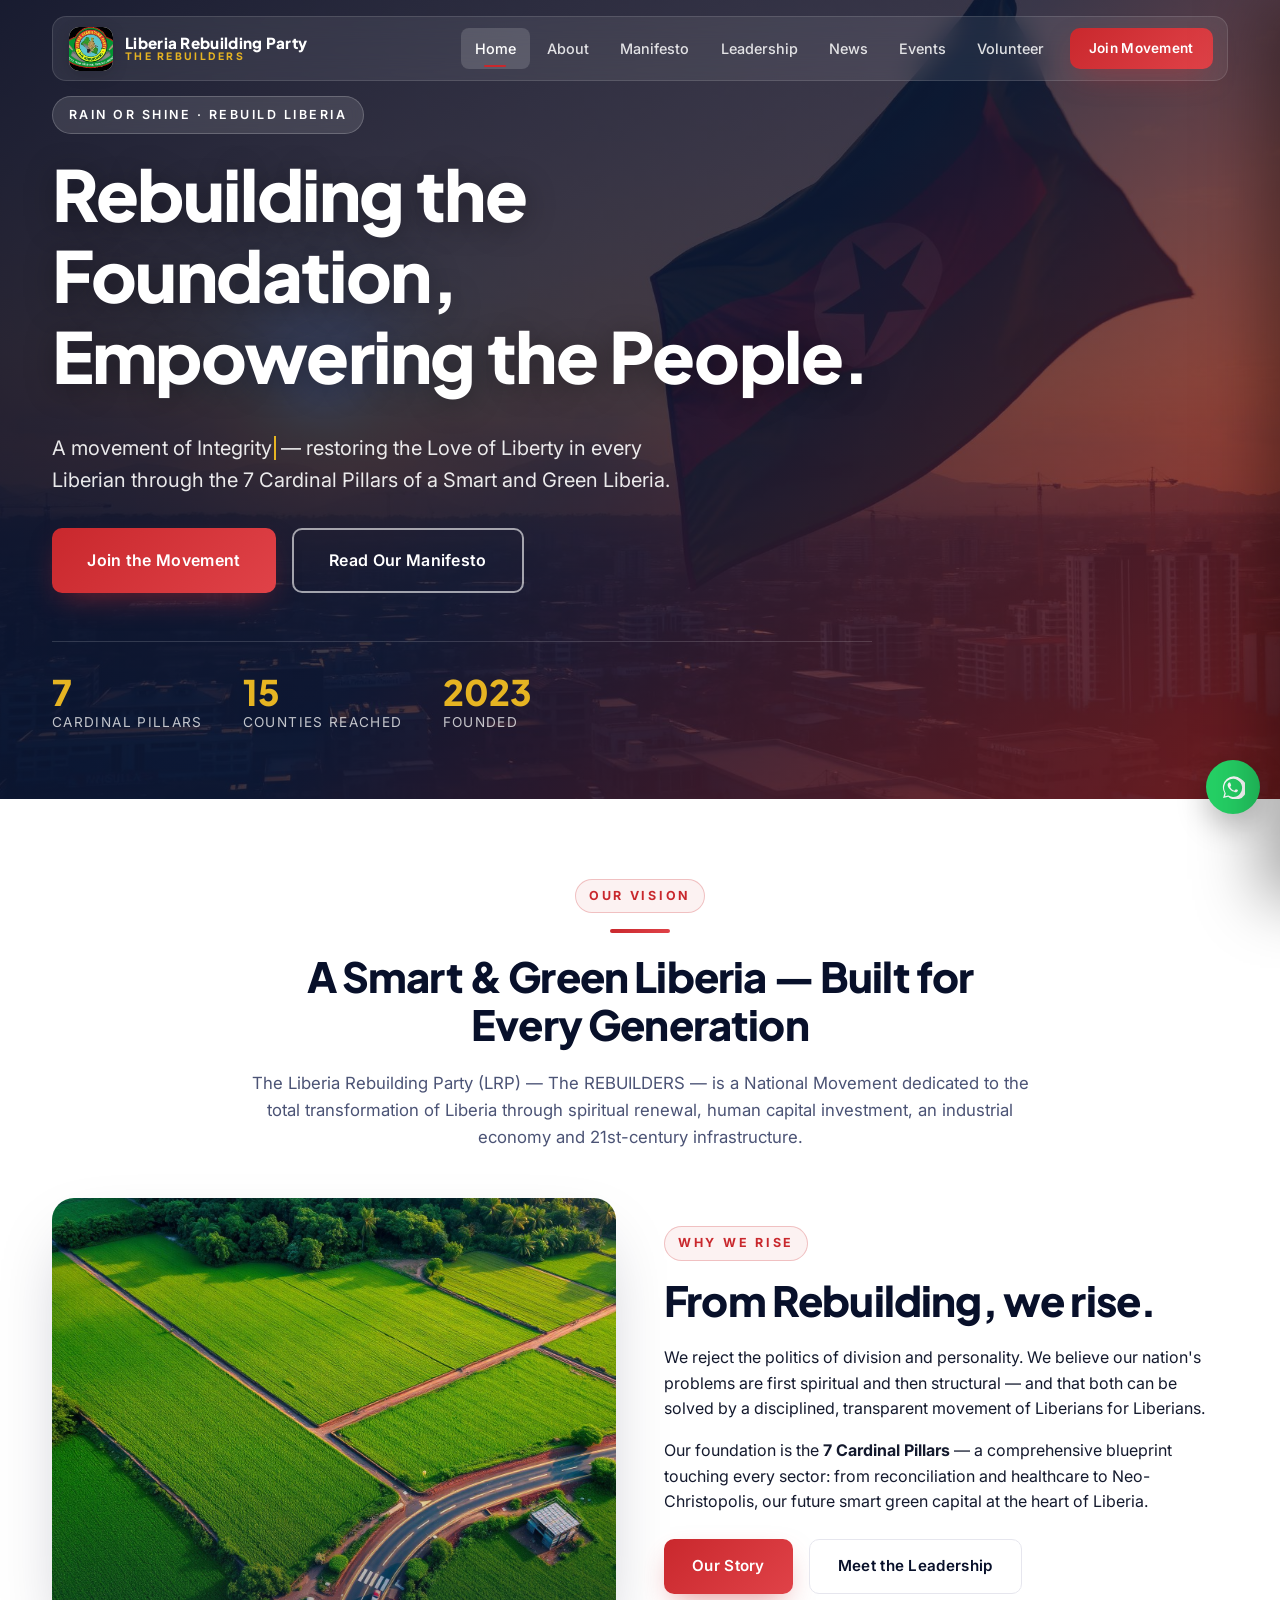
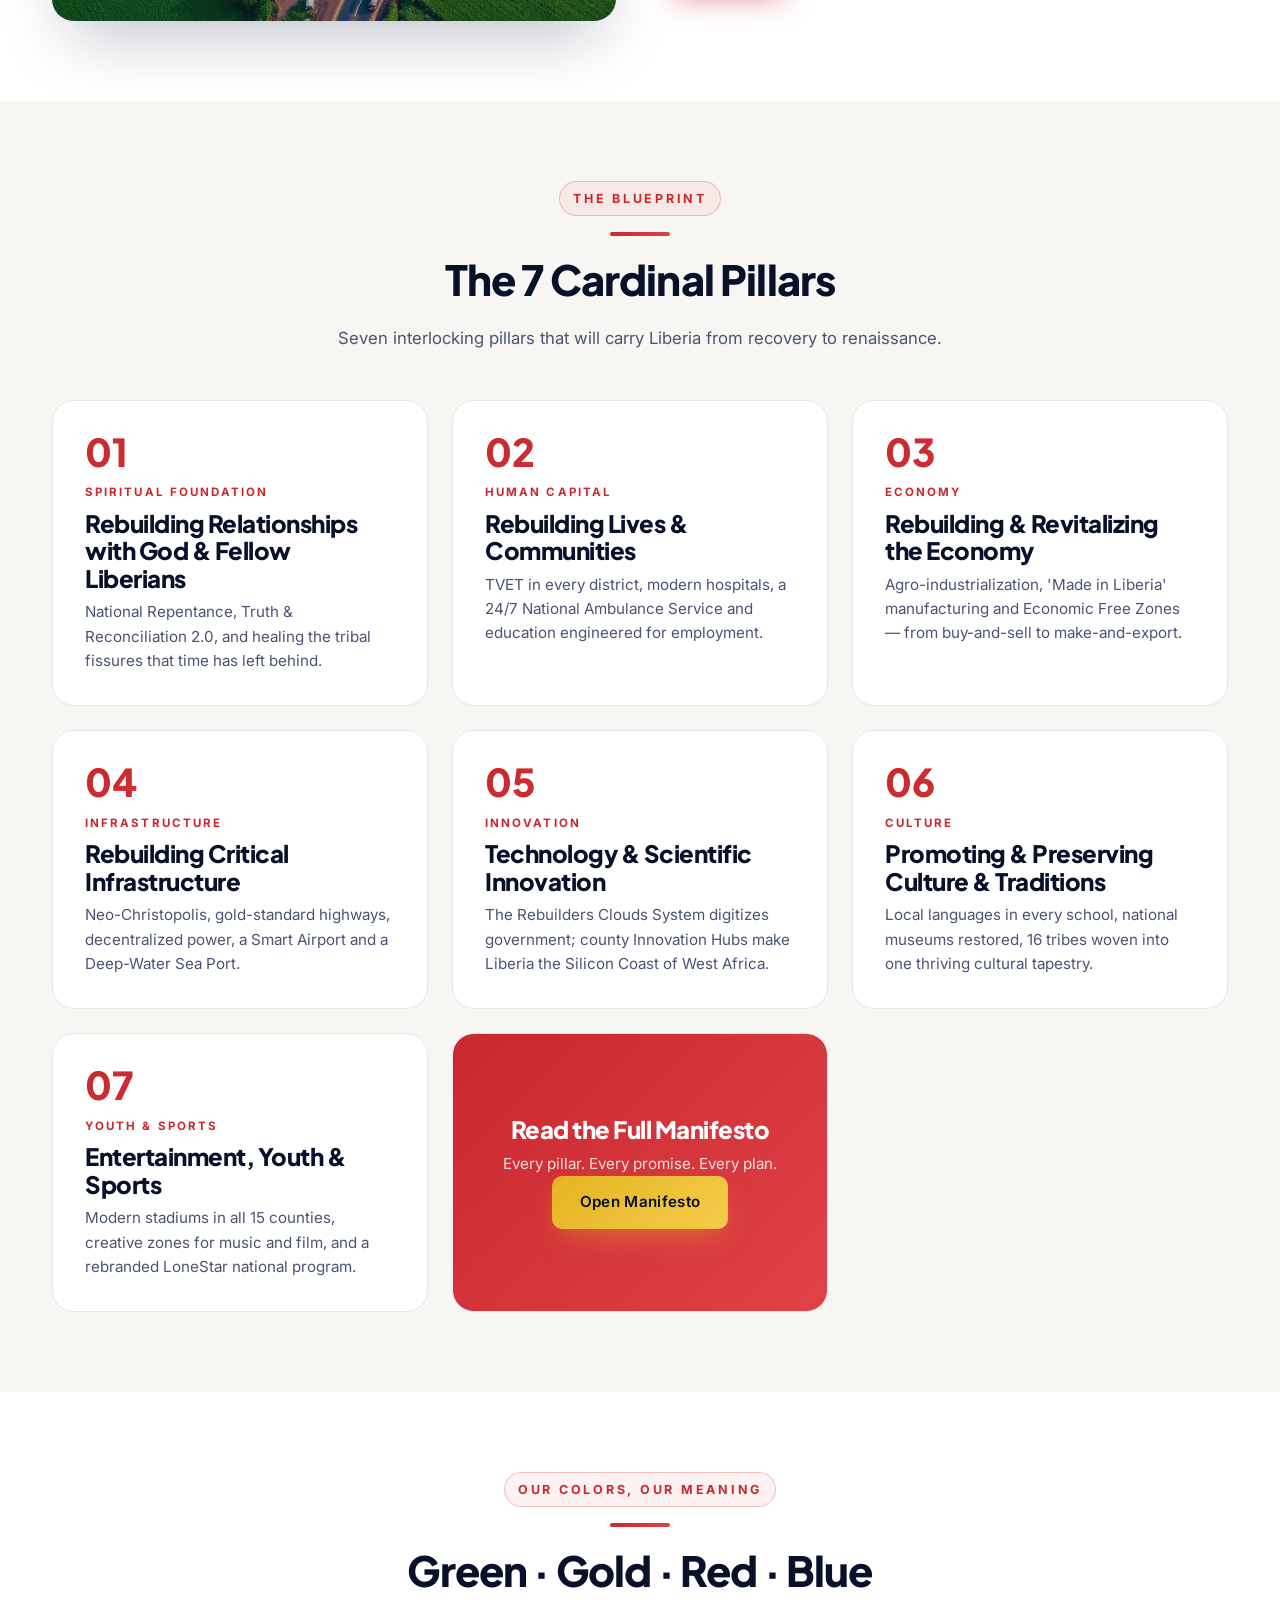
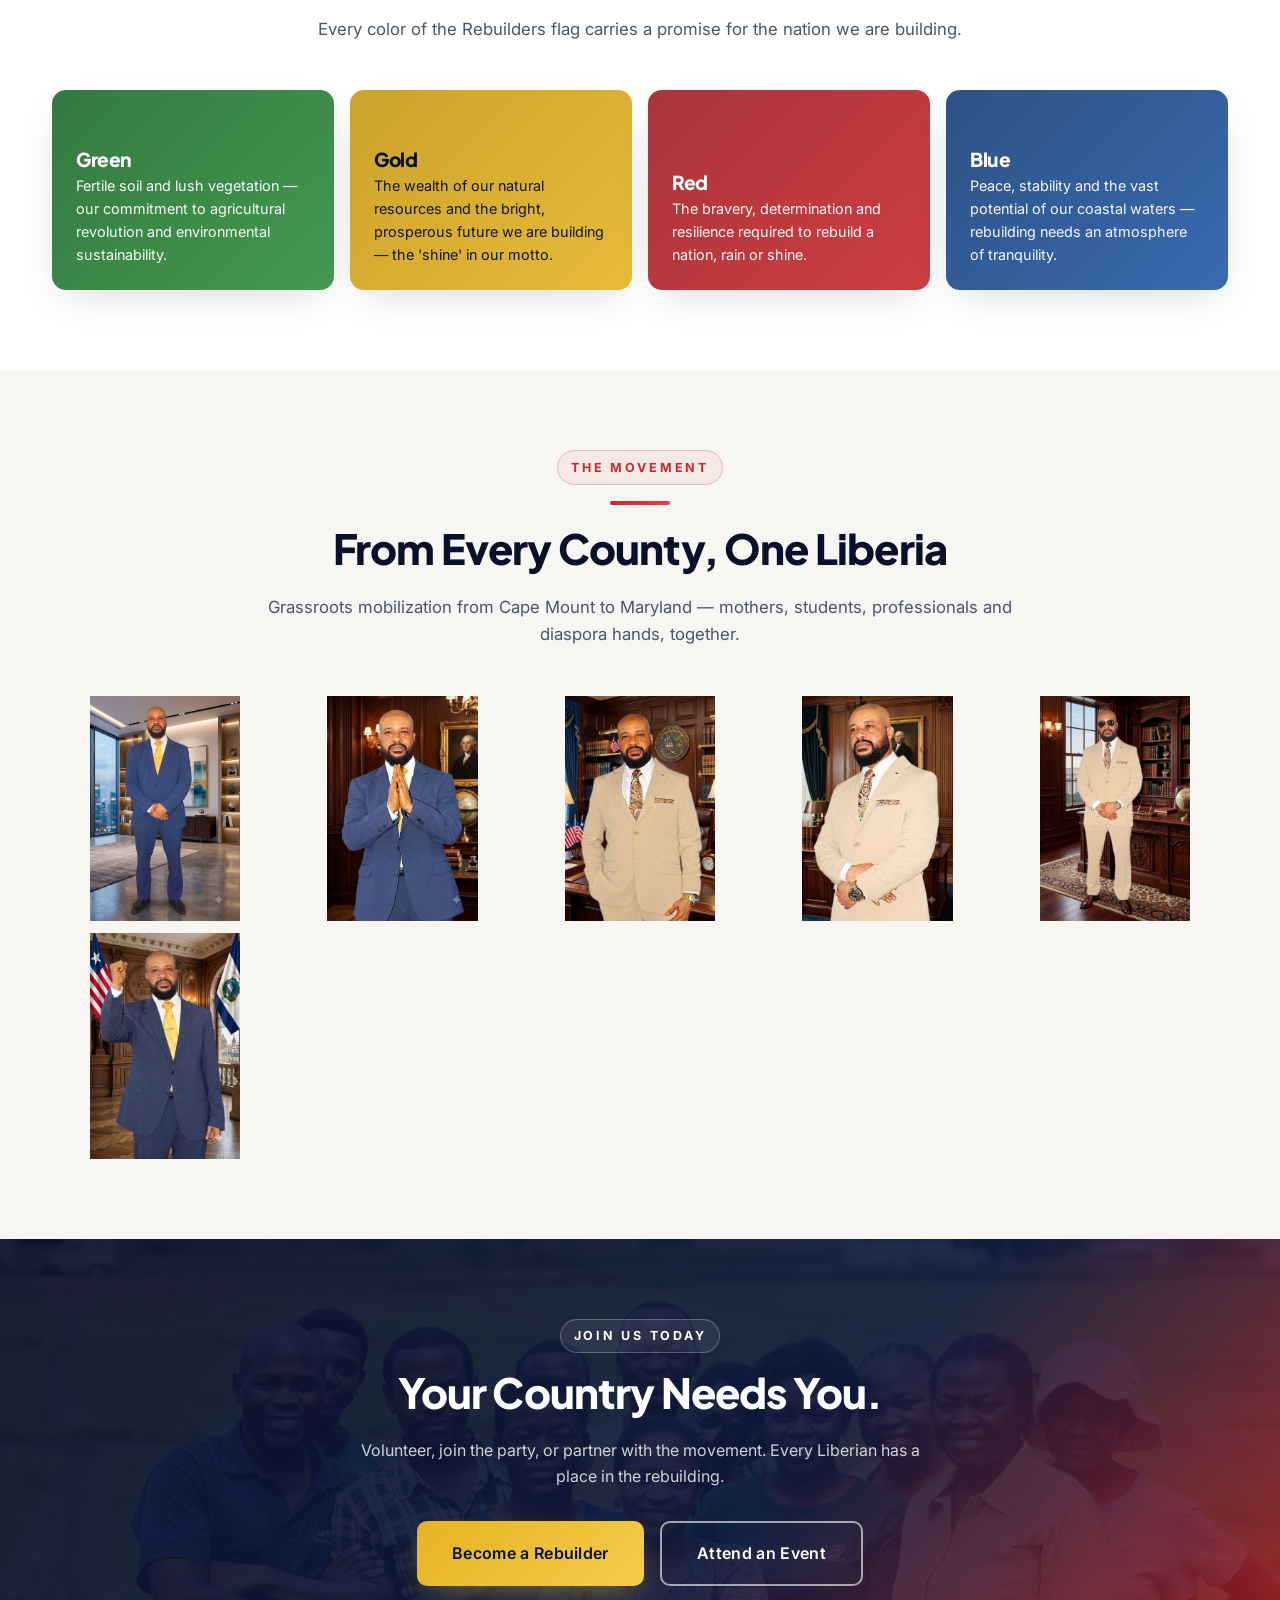
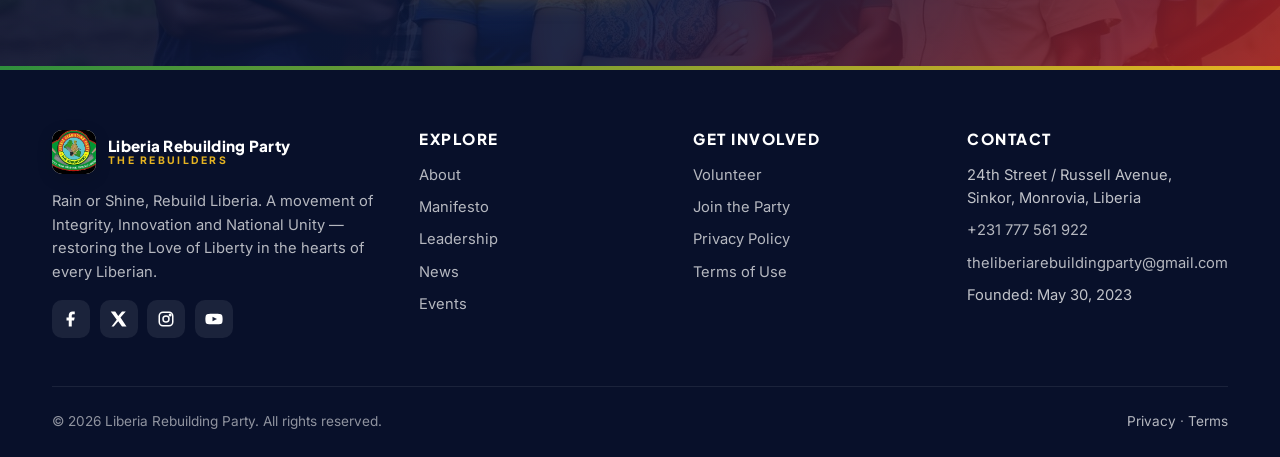
<file: index.html>
<!doctype html>
<html lang="en">
<head>
<title>Liberia Rebuilding Party — Rain or Shine, Rebuild Liberia</title>
<meta name="description" content="The Liberia Rebuilding Party (LRP) — The REBUILDERS — is a national movement dedicated to the total transformation of Liberia through the 7 Cardinal Pillars of a Smart and Green Liberia." />
<meta property="og:title" content="Liberia Rebuilding Party — Rain or Shine, Rebuild Liberia" />
<meta property="og:description" content="The Liberia Rebuilding Party (LRP) — The REBUILDERS — is a national movement dedicated to the total transformation of Liberia through the 7 Cardinal Pillars of a Smart and Green Liberia." />
<meta property="og:type" content="website" />
<meta name="twitter:card" content="summary_large_image" />
<meta charset="UTF-8" />
<meta name="viewport" content="width=device-width,initial-scale=1" />
<meta name="theme-color" content="#0f1a3d" />
<meta name="author" content="Liberia Rebuilding Party" />
<link rel="icon" href="images/logo.jpg" />
<link rel="preconnect" href="https://fonts.googleapis.com">
<link rel="preconnect" href="https://fonts.gstatic.com" crossorigin>
<link href="https://fonts.googleapis.com/css2?family=Inter:wght@400;500;600;700&family=Plus+Jakarta+Sans:wght@500;600;700;800&display=swap" rel="stylesheet">
<link rel="stylesheet" href="css/main.css">
<link rel="stylesheet" href="css/components.css">
<link rel="stylesheet" href="css/animations.css">
<link rel="stylesheet" href="css/pages.css">
<link rel="stylesheet" href="css/responsive.css">
</head>
<body>
<div id="loader" class="loader" aria-hidden="true">
  <div class="loader__spinner"></div>
  <div class="loader__brand">The REBUILDERS — Rebuilding Liberia</div>
</div>
<div id="mouseGlow" class="mouse-glow" aria-hidden="true"></div>

<header class="navbar" id="navbar">
  <div class="container">
    <div class="navbar__inner">
      <a href="index.html" class="brand" aria-label="Liberia Rebuilding Party home">
        <span class="brand__logo"><img src="images/logo.jpg" alt="LRP logo" width="44" height="44"></span>
        <span class="brand__text">
          <span class="name">Liberia Rebuilding Party</span>
          <span class="brand__sub">The Rebuilders</span>
        </span>
      </a>
      <nav class="nav" aria-label="Primary">
        <a class="nav__link" href="index.html">Home</a>
        <a class="nav__link" href="about.html">About</a>
        <a class="nav__link" href="manifesto.html">Manifesto</a>
        <a class="nav__link" href="leadership.html">Leadership</a>
        <a class="nav__link" href="news.html">News</a>
        <a class="nav__link" href="events.html">Events</a>
        <a class="nav__link" href="volunteer.html">Volunteer</a>
        <a class="btn btn--primary btn--sm nav__cta" href="join-movement.html">Join Movement</a>
      </nav>
      <button id="hamburger" class="hamburger" aria-label="Open menu" aria-expanded="false">
        <span></span><span></span><span></span>
      </button>
    </div>
  </div>
</header>

<div id="overlay" class="overlay" aria-hidden="true"></div>
<aside id="mobileMenu" class="mobile-menu" aria-label="Mobile navigation">
  <a href="index.html" data-nav>Home</a>
  <a href="about.html" data-nav>About</a>
  <a href="manifesto.html" data-nav>Manifesto</a>
  <a href="leadership.html" data-nav>Leadership</a>
  <a href="news.html" data-nav>News</a>
  <a href="events.html" data-nav>Events</a>
  <a href="volunteer.html" data-nav>Volunteer</a>
  <a class="btn btn--primary" href="join-movement.html">Join Movement</a>
</aside>
<main class="page-fade">
<section class="hero">
  <div class="hero__bg"></div>
  <div class="container">
    <div class="hero__content">
      <span class="hero__eyebrow">Rain or Shine &middot; Rebuild Liberia</span>
      <h1>Rebuilding the Foundation, Empowering the People.</h1>
      <p class="hero__lead">A movement of <span data-type="Integrity|Innovation|Unity|Transparency|Sustainability"></span> — restoring the Love of Liberty in every Liberian through the 7 Cardinal Pillars of a Smart and Green Liberia.</p>
      <div class="hero__cta">
        <a class="btn btn--primary btn--lg" href="volunteer.html">Join the Movement</a>
        <a class="btn btn--outline btn--lg" href="manifesto.html">Read Our Manifesto</a>
      </div>
      <div class="hero__stats">
        <div class="hero__stat"><span class="num" data-count="7">0</span><span class="lbl">Cardinal Pillars</span></div>
        <div class="hero__stat"><span class="num" data-count="15">0</span><span class="lbl">Counties Reached</span></div>
        <div class="hero__stat"><span class="num" data-count="2023">0</span><span class="lbl">Founded</span></div>
      </div>
    </div>
  </div>
</section>

<section class="section">
  <div class="container">
    <div class="section-head reveal">
      <span class="eyebrow">Our Vision</span>
      <div class="divider"></div>
      <h2>A Smart & Green Liberia — Built for Every Generation</h2>
      <p>The Liberia Rebuilding Party (LRP) — The REBUILDERS — is a National Movement dedicated to the total transformation of Liberia through spiritual renewal, human capital investment, an industrial economy and 21st-century infrastructure.</p>
    </div>
    <div class="two-col">
      <div class="two-col__media reveal-left"><img src="images/vision.jpg" alt="Vision of a rebuilt Liberia" loading="lazy"></div>
      <div class="reveal-right">
        <span class="eyebrow">Why We Rise</span>
        <h2>From Rebuilding, we rise.</h2>
        <p>We reject the politics of division and personality. We believe our nation's problems are first spiritual and then structural — and that both can be solved by a disciplined, transparent movement of Liberians for Liberians.</p>
        <p>Our foundation is the <strong>7 Cardinal Pillars</strong> — a comprehensive blueprint touching every sector: from reconciliation and healthcare to Neo-Christopolis, our future smart green capital at the heart of Liberia.</p>
        <div class="hero__cta" style="margin-top:1.5rem">
          <a class="btn btn--primary" href="about.html">Our Story</a>
          <a class="btn btn--ghost" href="leadership.html">Meet the Leadership</a>
        </div>
      </div>
    </div>
  </div>
</section>

<section class="section section-alt">
  <div class="container">
    <div class="section-head reveal">
      <span class="eyebrow">The Blueprint</span>
      <div class="divider"></div>
      <h2>The 7 Cardinal Pillars</h2>
      <p>Seven interlocking pillars that will carry Liberia from recovery to renaissance.</p>
    </div>
    <div class="grid grid-3 stagger">
      <article class="pillar"><span class="pillar__num">01</span><span class="pillar__tag">Spiritual Foundation</span><h3>Rebuilding Relationships with God & Fellow Liberians</h3><p>National Repentance, Truth & Reconciliation 2.0, and healing the tribal fissures that time has left behind.</p></article>
      <article class="pillar"><span class="pillar__num">02</span><span class="pillar__tag">Human Capital</span><h3>Rebuilding Lives & Communities</h3><p>TVET in every district, modern hospitals, a 24/7 National Ambulance Service and education engineered for employment.</p></article>
      <article class="pillar"><span class="pillar__num">03</span><span class="pillar__tag">Economy</span><h3>Rebuilding & Revitalizing the Economy</h3><p>Agro-industrialization, 'Made in Liberia' manufacturing and Economic Free Zones — from buy-and-sell to make-and-export.</p></article>
      <article class="pillar"><span class="pillar__num">04</span><span class="pillar__tag">Infrastructure</span><h3>Rebuilding Critical Infrastructure</h3><p>Neo-Christopolis, gold-standard highways, decentralized power, a Smart Airport and a Deep-Water Sea Port.</p></article>
      <article class="pillar"><span class="pillar__num">05</span><span class="pillar__tag">Innovation</span><h3>Technology & Scientific Innovation</h3><p>The Rebuilders Clouds System digitizes government; county Innovation Hubs make Liberia the Silicon Coast of West Africa.</p></article>
      <article class="pillar"><span class="pillar__num">06</span><span class="pillar__tag">Culture</span><h3>Promoting & Preserving Culture & Traditions</h3><p>Local languages in every school, national museums restored, 16 tribes woven into one thriving cultural tapestry.</p></article>
      <article class="pillar"><span class="pillar__num">07</span><span class="pillar__tag">Youth & Sports</span><h3>Entertainment, Youth & Sports</h3><p>Modern stadiums in all 15 counties, creative zones for music and film, and a rebranded LoneStar national program.</p></article>
      <div class="pillar" style="display:flex;align-items:center;justify-content:center;background:var(--gradient-cta);color:#fff;text-align:center">
        <div><h3 style="color:#fff">Read the Full Manifesto</h3><p style="color:rgba(255,255,255,.85)">Every pillar. Every promise. Every plan.</p><a class="btn btn--gold" href="manifesto.html">Open Manifesto</a></div>
      </div>
    </div>
  </div>
</section>

<section class="section">
  <div class="container">
    <div class="section-head reveal">
      <span class="eyebrow">Our Colors, Our Meaning</span>
      <div class="divider"></div>
      <h2>Green &middot; Gold &middot; Red &middot; Blue</h2>
      <p>Every color of the Rebuilders flag carries a promise for the nation we are building.</p>
    </div>
    <div class="symbols stagger">
      <div class="symbol green"><h4>Green</h4><p>Fertile soil and lush vegetation — our commitment to agricultural revolution and environmental sustainability.</p></div>
      <div class="symbol gold"><h4>Gold</h4><p>The wealth of our natural resources and the bright, prosperous future we are building — the 'shine' in our motto.</p></div>
      <div class="symbol red"><h4>Red</h4><p>The bravery, determination and resilience required to rebuild a nation, rain or shine.</p></div>
      <div class="symbol blue"><h4>Blue</h4><p>Peace, stability and the vast potential of our coastal waters — rebuilding needs an atmosphere of tranquility.</p></div>
    </div>
  </div>
</section>

<section class="section section-alt">
  <div class="container">
    <div class="section-head reveal">
      <span class="eyebrow">The Movement</span>
      <div class="divider"></div>
      <h2>From Every County, One Liberia</h2>
      <p>Grassroots mobilization from Cape Mount to Maryland — mothers, students, professionals and diaspora hands, together.</p>
    </div>
    <div class="gallery stagger">
      <div class="gallery__item"><img src="images/gallery-1.jpg" alt="Rebuilders community" loading="lazy"></div>
      <div class="gallery__item"><img src="images/gallery-3.jpg" alt="Rebuilders community" loading="lazy"></div>
      <div class="gallery__item"><img src="images/gallery-4.jpg" alt="Rebuilders community" loading="lazy"></div>
      <div class="gallery__item"><img src="images/gallery-5.jpg" alt="Rebuilders community" loading="lazy"></div>
      <div class="gallery__item"><img src="images/gallery-7.jpg" alt="Rebuilders community" loading="lazy"></div>
      <div class="gallery__item"><img src="images/gallery-8.jpg" alt="Rebuilders community" loading="lazy"></div>
    </div>
  </div>
</section>

<section class="cta-band">
  <div class="container reveal">
    <span class="eyebrow" style="color:#fff;border-color:rgba(255,255,255,.25);background:rgba(255,255,255,.08)">Join Us Today</span>
    <h2>Your Country Needs You.</h2>
    <p>Volunteer, join the party, or partner with the movement. Every Liberian has a place in the rebuilding.</p>
    <div class="hero__cta" style="justify-content:center">
      <a class="btn btn--gold btn--lg" href="volunteer.html">Become a Rebuilder</a>
      <a class="btn btn--outline btn--lg" href="events.html">Attend an Event</a>
    </div>
  </div>
</section>
</main>
<footer class="footer">
  <div class="container">
    <div class="footer__grid">
      <div>
        <div class="brand">
          <span class="brand__logo"><img src="images/logo.jpg" alt="LRP logo"></span>
          <span class="brand__text">
            <span class="name">Liberia Rebuilding Party</span>
            <span class="brand__sub">The Rebuilders</span>
          </span>
        </div>
        <p class="footer__blurb">Rain or Shine, Rebuild Liberia. A movement of Integrity, Innovation and National Unity — restoring the Love of Liberty in the hearts of every Liberian.</p>
        <div class="footer__social" aria-label="Social links">
          <a href="#" aria-label="Facebook"><svg width="18" height="18" viewBox="0 0 24 24" fill="currentColor"><path d="M13 22v-8h3l1-4h-4V7.5c0-1.1.4-2 2-2h2V2h-3c-3 0-5 1.8-5 5v3H6v4h3v8h4z"/></svg></a>
          <a href="#" aria-label="Twitter/X"><svg width="18" height="18" viewBox="0 0 24 24" fill="currentColor"><path d="M18 2h3l-7 8 8 12h-6l-5-7-6 7H2l7-9L1 2h6l4 6 5-6z"/></svg></a>
          <a href="#" aria-label="Instagram"><svg width="18" height="18" viewBox="0 0 24 24" fill="none" stroke="currentColor" stroke-width="2"><rect x="3" y="3" width="18" height="18" rx="5"/><circle cx="12" cy="12" r="4"/><circle cx="17.5" cy="6.5" r="1" fill="currentColor"/></svg></a>
          <a href="#" aria-label="YouTube"><svg width="18" height="18" viewBox="0 0 24 24" fill="currentColor"><path d="M23 7.5a3 3 0 0 0-2-2C19 5 12 5 12 5s-7 0-9 .5a3 3 0 0 0-2 2C.5 9.5.5 12 .5 12s0 2.5.5 4.5a3 3 0 0 0 2 2C5 19 12 19 12 19s7 0 9-.5a3 3 0 0 0 2-2c.5-2 .5-4.5.5-4.5s0-2.5-.5-4.5zM10 15V9l6 3-6 3z"/></svg></a>
        </div>
      </div>
      <div>
        <h4>Explore</h4>
        <ul>
          <li><a href="about.html" class="link-underline">About</a></li>
          <li><a href="manifesto.html" class="link-underline">Manifesto</a></li>
          <li><a href="leadership.html" class="link-underline">Leadership</a></li>
          <li><a href="news.html" class="link-underline">News</a></li>
          <li><a href="events.html" class="link-underline">Events</a></li>
        </ul>
      </div>
      <div>
        <h4>Get Involved</h4>
        <ul>
          <li><a href="volunteer.html" class="link-underline">Volunteer</a></li>
          <li><a href="volunteer.html" class="link-underline">Join the Party</a></li>
          <li><a href="privacy.html" class="link-underline">Privacy Policy</a></li>
          <li><a href="terms.html" class="link-underline">Terms of Use</a></li>
        </ul>
      </div>
      <div>
        <h4>Contact</h4>
        <ul class="footer__contact">
          <li>24th Street / Russell Avenue,<br>Sinkor, Monrovia, Liberia</li>
          <li><a href="tel:+231777561922">+231 777 561 922</a></li>
          <li><a href="mailto:theliberiarebuildingparty@gmail.com">theliberiarebuildingparty@gmail.com</a></li>
          <li>Founded: May 30, 2023</li>
        </ul>
      </div>
    </div>
    <div class="footer__bottom">
      <div>&copy; <span data-year></span> Liberia Rebuilding Party. All rights reserved.</div>
      <div><a href="privacy.html">Privacy</a> &middot; <a href="terms.html">Terms</a></div>
    </div>
  </div>
</footer>

<div class="float-actions">
  <a class="float-btn wa" href="https://wa.me/231777561922" target="_blank" rel="noopener" aria-label="WhatsApp us">
    <svg width="24" height="24" viewBox="0 0 24 24" fill="currentColor"><path d="M20 3.9A11 11 0 0 0 3.5 18l-1.4 5.1 5.2-1.4A11 11 0 1 0 20 3.9zm-8 18a9 9 0 0 1-4.6-1.3l-.3-.2-3.1.8.8-3-.2-.3A9 9 0 1 1 12 21.9zm5.1-6.7c-.3-.1-1.6-.8-1.9-.9-.3-.1-.4-.1-.6.1-.2.3-.7.9-.8 1.1-.2.2-.3.2-.6.1-.3-.1-1.2-.4-2.3-1.4-.9-.8-1.4-1.7-1.6-2-.2-.3 0-.5.1-.6l.4-.5c.1-.2.2-.3.3-.5.1-.2 0-.4 0-.5s-.6-1.5-.8-2c-.2-.5-.4-.5-.6-.5h-.5c-.2 0-.5.1-.7.3-.2.3-.9.9-.9 2.2s.9 2.5 1 2.7c.1.2 1.8 2.7 4.3 3.7 2.5 1 2.5.7 3 .7.5 0 1.6-.6 1.8-1.3.2-.6.2-1.2.2-1.3-.1-.2-.3-.3-.5-.4z"/></svg>
  </a>
  <button id="backToTop" class="float-btn top" aria-label="Back to top">
    <svg width="20" height="20" viewBox="0 0 24 24" fill="none" stroke="currentColor" stroke-width="3" stroke-linecap="round" stroke-linejoin="round"><polyline points="6 15 12 9 18 15"/></svg>
  </button>
</div>

<script src="js/main.js" defer></script>
<script src="js/navbar.js" defer></script>
<script src="js/scroll.js" defer></script>
<script src="js/animation.js" defer></script>
<script src="js/slider.js" defer></script>
<script src="js/form.js" defer></script>
<script src="js/contact.js" defer></script>
</body>
</html>
</file>
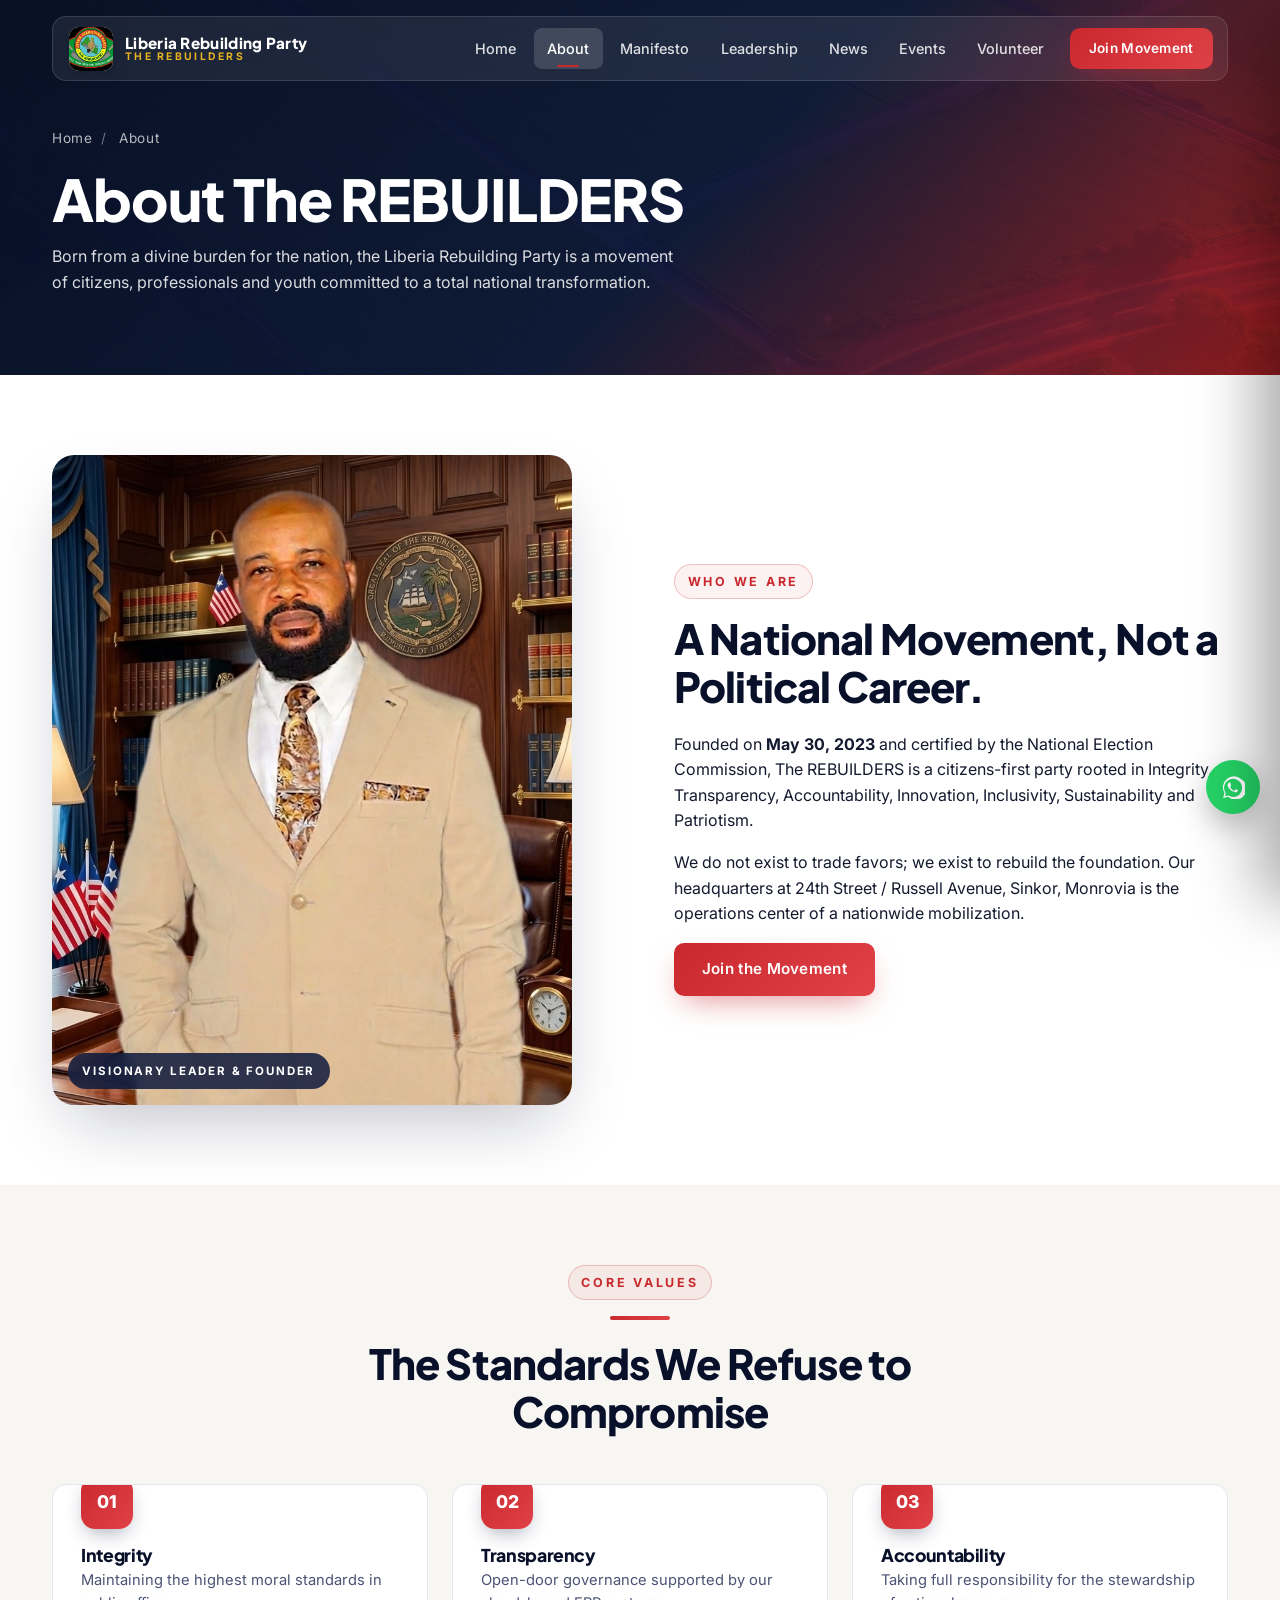
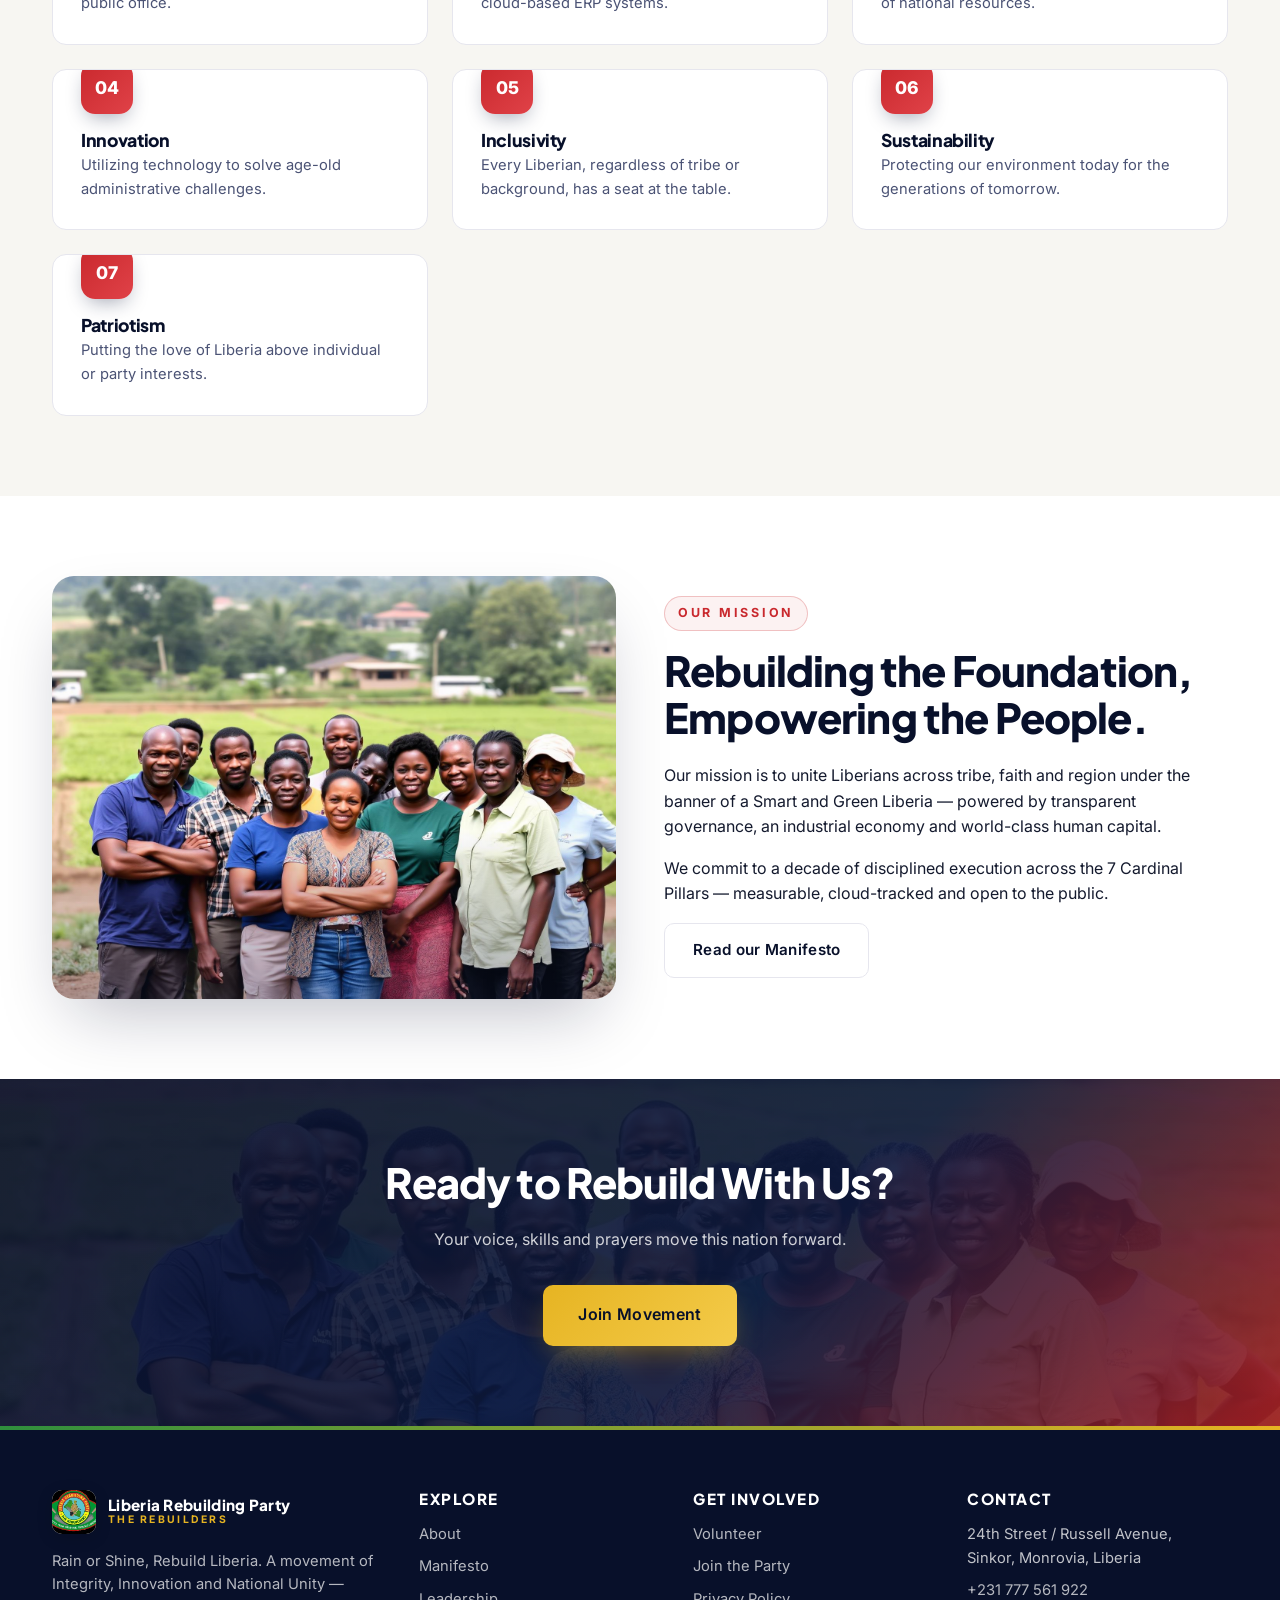
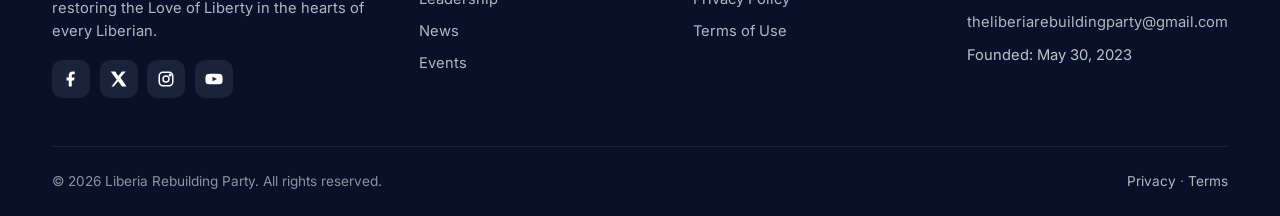
<file: about.html>
<!doctype html>
<html lang="en">
<head>
<title>About | Liberia Rebuilding Party</title>
<meta name="description" content="Founded May 30, 2023, the Liberia Rebuilding Party is a citizens-first movement built on Integrity, Transparency and Patriotism." />
<meta property="og:title" content="About | Liberia Rebuilding Party" />
<meta property="og:description" content="Founded May 30, 2023, the Liberia Rebuilding Party is a citizens-first movement built on Integrity, Transparency and Patriotism." />
<meta property="og:type" content="website" />
<meta name="twitter:card" content="summary_large_image" />
<meta charset="UTF-8" />
<meta name="viewport" content="width=device-width,initial-scale=1" />
<meta name="theme-color" content="#0f1a3d" />
<meta name="author" content="Liberia Rebuilding Party" />
<link rel="icon" href="images/logo.jpg" />
<link rel="preconnect" href="https://fonts.googleapis.com">
<link rel="preconnect" href="https://fonts.gstatic.com" crossorigin>
<link href="https://fonts.googleapis.com/css2?family=Inter:wght@400;500;600;700&family=Plus+Jakarta+Sans:wght@500;600;700;800&display=swap" rel="stylesheet">
<link rel="stylesheet" href="css/main.css">
<link rel="stylesheet" href="css/components.css">
<link rel="stylesheet" href="css/animations.css">
<link rel="stylesheet" href="css/pages.css">
<link rel="stylesheet" href="css/responsive.css">
</head>
<body>
<div id="loader" class="loader" aria-hidden="true">
  <div class="loader__spinner"></div>
  <div class="loader__brand">The REBUILDERS — Rebuilding Liberia</div>
</div>
<div id="mouseGlow" class="mouse-glow" aria-hidden="true"></div>

<header class="navbar" id="navbar">
  <div class="container">
    <div class="navbar__inner">
      <a href="index.html" class="brand" aria-label="Liberia Rebuilding Party home">
        <span class="brand__logo"><img src="images/logo.jpg" alt="LRP logo" width="44" height="44"></span>
        <span class="brand__text">
          <span class="name">Liberia Rebuilding Party</span>
          <span class="brand__sub">The Rebuilders</span>
        </span>
      </a>
      <nav class="nav" aria-label="Primary">
        <a class="nav__link" href="index.html">Home</a>
        <a class="nav__link" href="about.html">About</a>
        <a class="nav__link" href="manifesto.html">Manifesto</a>
        <a class="nav__link" href="leadership.html">Leadership</a>
        <a class="nav__link" href="news.html">News</a>
        <a class="nav__link" href="events.html">Events</a>
        <a class="nav__link" href="volunteer.html">Volunteer</a>
        <a class="btn btn--primary btn--sm nav__cta" href="join-movement.html">Join Movement</a>
      </nav>
      <button id="hamburger" class="hamburger" aria-label="Open menu" aria-expanded="false">
        <span></span><span></span><span></span>
      </button>
    </div>
  </div>
</header>

<div id="overlay" class="overlay" aria-hidden="true"></div>
<aside id="mobileMenu" class="mobile-menu" aria-label="Mobile navigation">
  <a href="index.html" data-nav>Home</a>
  <a href="about.html" data-nav>About</a>
  <a href="manifesto.html" data-nav>Manifesto</a>
  <a href="leadership.html" data-nav>Leadership</a>
  <a href="news.html" data-nav>News</a>
  <a href="events.html" data-nav>Events</a>
  <a href="volunteer.html" data-nav>Volunteer</a>
  <a class="btn btn--primary" href="join-movement.html">Join Movement</a>
</aside>
<main class="page-fade">
<section class="page-hero">
  <div class="container">
    <div class="crumbs"><a href="index.html">Home</a><span>/</span> About</div>
    <h1>About The REBUILDERS</h1>
    <p>Born from a divine burden for the nation, the Liberia Rebuilding Party is a movement of citizens, professionals and youth committed to a total national transformation.</p>
  </div>
</section>

<section class="section">
  <div class="container">
    <div class="about-hero">
      <div class="about-hero__media reveal-left">
        <img src="images/leader1.jpg" alt="Cllr. Luther N. Yorfee" loading="lazy" class="face">
        <span class="about-hero__badge">Visionary Leader &amp; Founder</span>
      </div>
      <div class="reveal-right">
        <span class="eyebrow">Who We Are</span>
        <h2>A National Movement, Not a Political Career.</h2>
        <p>Founded on <strong>May 30, 2023</strong> and certified by the National Election Commission, The REBUILDERS is a citizens-first party rooted in Integrity, Transparency, Accountability, Innovation, Inclusivity, Sustainability and Patriotism.</p>
        <p>We do not exist to trade favors; we exist to rebuild the foundation. Our headquarters at 24th Street / Russell Avenue, Sinkor, Monrovia is the operations center of a nationwide mobilization.</p>
        <a class="btn btn--primary" href="volunteer.html">Join the Movement</a>
      </div>
    </div>
  </div>
</section>

<section class="section section-alt">
  <div class="container">
    <div class="section-head reveal"><span class="eyebrow">Core Values</span><div class="divider"></div><h2>The Standards We Refuse to Compromise</h2></div>
    <div class="grid grid-3 stagger">
      <div class="value"><div class="value__icon">01</div><h4>Integrity</h4><p>Maintaining the highest moral standards in public office.</p></div>
      <div class="value"><div class="value__icon">02</div><h4>Transparency</h4><p>Open-door governance supported by our cloud-based ERP systems.</p></div>
      <div class="value"><div class="value__icon">03</div><h4>Accountability</h4><p>Taking full responsibility for the stewardship of national resources.</p></div>
      <div class="value"><div class="value__icon">04</div><h4>Innovation</h4><p>Utilizing technology to solve age-old administrative challenges.</p></div>
      <div class="value"><div class="value__icon">05</div><h4>Inclusivity</h4><p>Every Liberian, regardless of tribe or background, has a seat at the table.</p></div>
      <div class="value"><div class="value__icon">06</div><h4>Sustainability</h4><p>Protecting our environment today for the generations of tomorrow.</p></div>
      <div class="value"><div class="value__icon">07</div><h4>Patriotism</h4><p>Putting the love of Liberia above individual or party interests.</p></div>
    </div>
  </div>
</section>

<section class="section">
  <div class="container">
    <div class="two-col reverse">
      <div class="two-col__media reveal-right"><img src="images/community.jpg" alt="Community" loading="lazy"></div>
      <div class="reveal-left">
        <span class="eyebrow">Our Mission</span>
        <h2>Rebuilding the Foundation, Empowering the People.</h2>
        <p>Our mission is to unite Liberians across tribe, faith and region under the banner of a Smart and Green Liberia — powered by transparent governance, an industrial economy and world-class human capital.</p>
        <p>We commit to a decade of disciplined execution across the 7 Cardinal Pillars — measurable, cloud-tracked and open to the public.</p>
        <a class="btn btn--ghost" href="manifesto.html">Read our Manifesto</a>
      </div>
    </div>
  </div>
</section>

<section class="cta-band">
  <div class="container reveal">
    <h2>Ready to Rebuild With Us?</h2>
    <p>Your voice, skills and prayers move this nation forward.</p>
    <a class="btn btn--gold btn--lg" href="volunteer.html">Join Movement</a>
  </div>
</section>
</main>
<footer class="footer">
  <div class="container">
    <div class="footer__grid">
      <div>
        <div class="brand">
          <span class="brand__logo"><img src="images/logo.jpg" alt="LRP logo"></span>
          <span class="brand__text">
            <span class="name">Liberia Rebuilding Party</span>
            <span class="brand__sub">The Rebuilders</span>
          </span>
        </div>
        <p class="footer__blurb">Rain or Shine, Rebuild Liberia. A movement of Integrity, Innovation and National Unity — restoring the Love of Liberty in the hearts of every Liberian.</p>
        <div class="footer__social" aria-label="Social links">
          <a href="#" aria-label="Facebook"><svg width="18" height="18" viewBox="0 0 24 24" fill="currentColor"><path d="M13 22v-8h3l1-4h-4V7.5c0-1.1.4-2 2-2h2V2h-3c-3 0-5 1.8-5 5v3H6v4h3v8h4z"/></svg></a>
          <a href="#" aria-label="Twitter/X"><svg width="18" height="18" viewBox="0 0 24 24" fill="currentColor"><path d="M18 2h3l-7 8 8 12h-6l-5-7-6 7H2l7-9L1 2h6l4 6 5-6z"/></svg></a>
          <a href="#" aria-label="Instagram"><svg width="18" height="18" viewBox="0 0 24 24" fill="none" stroke="currentColor" stroke-width="2"><rect x="3" y="3" width="18" height="18" rx="5"/><circle cx="12" cy="12" r="4"/><circle cx="17.5" cy="6.5" r="1" fill="currentColor"/></svg></a>
          <a href="#" aria-label="YouTube"><svg width="18" height="18" viewBox="0 0 24 24" fill="currentColor"><path d="M23 7.5a3 3 0 0 0-2-2C19 5 12 5 12 5s-7 0-9 .5a3 3 0 0 0-2 2C.5 9.5.5 12 .5 12s0 2.5.5 4.5a3 3 0 0 0 2 2C5 19 12 19 12 19s7 0 9-.5a3 3 0 0 0 2-2c.5-2 .5-4.5.5-4.5s0-2.5-.5-4.5zM10 15V9l6 3-6 3z"/></svg></a>
        </div>
      </div>
      <div>
        <h4>Explore</h4>
        <ul>
          <li><a href="about.html" class="link-underline">About</a></li>
          <li><a href="manifesto.html" class="link-underline">Manifesto</a></li>
          <li><a href="leadership.html" class="link-underline">Leadership</a></li>
          <li><a href="news.html" class="link-underline">News</a></li>
          <li><a href="events.html" class="link-underline">Events</a></li>
        </ul>
      </div>
      <div>
        <h4>Get Involved</h4>
        <ul>
          <li><a href="volunteer.html" class="link-underline">Volunteer</a></li>
          <li><a href="volunteer.html" class="link-underline">Join the Party</a></li>
          <li><a href="privacy.html" class="link-underline">Privacy Policy</a></li>
          <li><a href="terms.html" class="link-underline">Terms of Use</a></li>
        </ul>
      </div>
      <div>
        <h4>Contact</h4>
        <ul class="footer__contact">
          <li>24th Street / Russell Avenue,<br>Sinkor, Monrovia, Liberia</li>
          <li><a href="tel:+231777561922">+231 777 561 922</a></li>
          <li><a href="mailto:theliberiarebuildingparty@gmail.com">theliberiarebuildingparty@gmail.com</a></li>
          <li>Founded: May 30, 2023</li>
        </ul>
      </div>
    </div>
    <div class="footer__bottom">
      <div>&copy; <span data-year></span> Liberia Rebuilding Party. All rights reserved.</div>
      <div><a href="privacy.html">Privacy</a> &middot; <a href="terms.html">Terms</a></div>
    </div>
  </div>
</footer>

<div class="float-actions">
  <a class="float-btn wa" href="https://wa.me/231777561922" target="_blank" rel="noopener" aria-label="WhatsApp us">
    <svg width="24" height="24" viewBox="0 0 24 24" fill="currentColor"><path d="M20 3.9A11 11 0 0 0 3.5 18l-1.4 5.1 5.2-1.4A11 11 0 1 0 20 3.9zm-8 18a9 9 0 0 1-4.6-1.3l-.3-.2-3.1.8.8-3-.2-.3A9 9 0 1 1 12 21.9zm5.1-6.7c-.3-.1-1.6-.8-1.9-.9-.3-.1-.4-.1-.6.1-.2.3-.7.9-.8 1.1-.2.2-.3.2-.6.1-.3-.1-1.2-.4-2.3-1.4-.9-.8-1.4-1.7-1.6-2-.2-.3 0-.5.1-.6l.4-.5c.1-.2.2-.3.3-.5.1-.2 0-.4 0-.5s-.6-1.5-.8-2c-.2-.5-.4-.5-.6-.5h-.5c-.2 0-.5.1-.7.3-.2.3-.9.9-.9 2.2s.9 2.5 1 2.7c.1.2 1.8 2.7 4.3 3.7 2.5 1 2.5.7 3 .7.5 0 1.6-.6 1.8-1.3.2-.6.2-1.2.2-1.3-.1-.2-.3-.3-.5-.4z"/></svg>
  </a>
  <button id="backToTop" class="float-btn top" aria-label="Back to top">
    <svg width="20" height="20" viewBox="0 0 24 24" fill="none" stroke="currentColor" stroke-width="3" stroke-linecap="round" stroke-linejoin="round"><polyline points="6 15 12 9 18 15"/></svg>
  </button>
</div>

<script src="js/main.js" defer></script>
<script src="js/navbar.js" defer></script>
<script src="js/scroll.js" defer></script>
<script src="js/animation.js" defer></script>
<script src="js/slider.js" defer></script>
<script src="js/form.js" defer></script>
<script src="js/contact.js" defer></script>
</body>
</html>
</file>
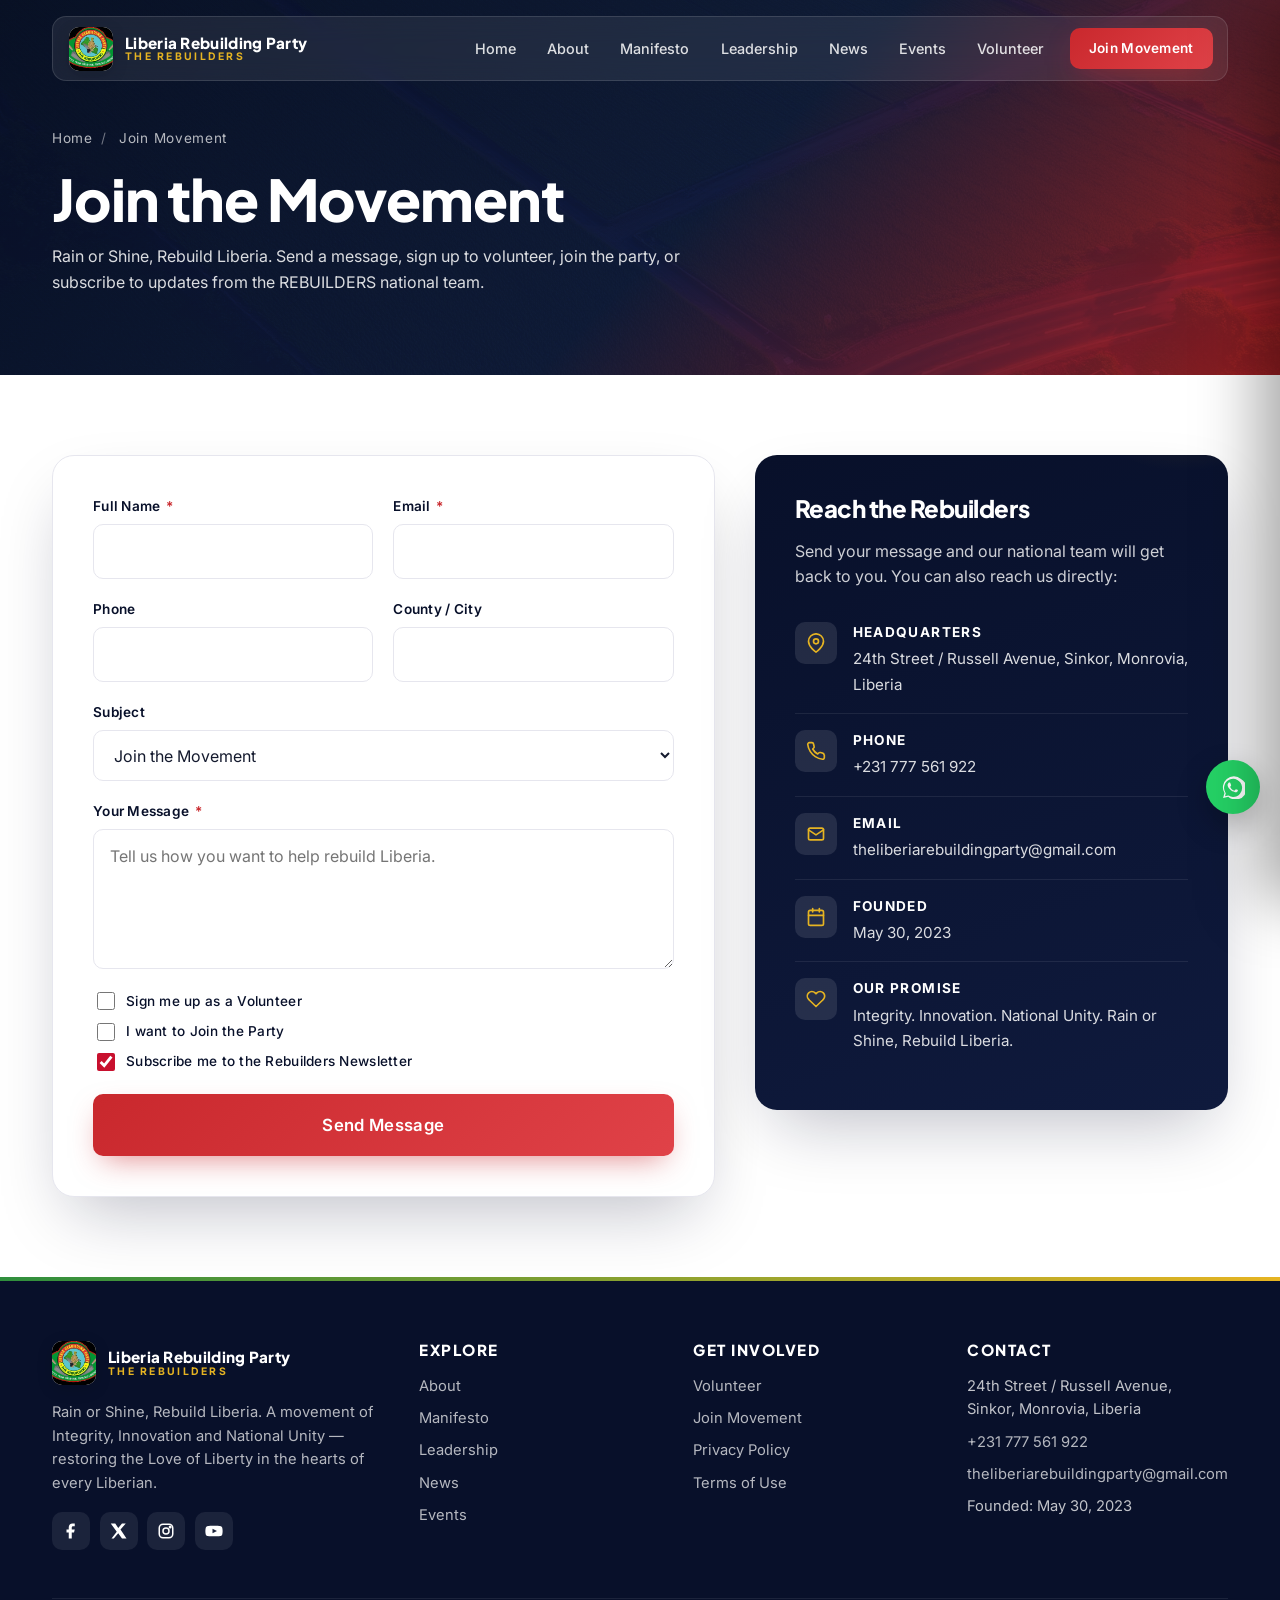
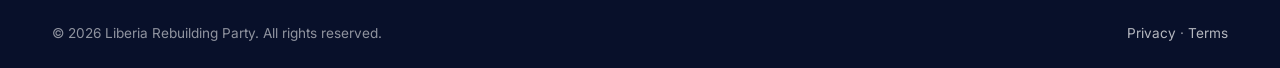
<file: join-movement.html>
<!doctype html>
<html lang="en">
<head><title>Join Movement | Liberia Rebuilding Party</title><meta name="description" content="Join the REBUILDERS movement — get in touch, volunteer, join the party, or subscribe to updates." /><meta property="og:title" content="Join Movement | Liberia Rebuilding Party" /><meta property="og:description" content="Join the REBUILDERS movement — get in touch, volunteer, join the party, or subscribe to updates." /><meta property="og:type" content="website" /><meta name="twitter:card" content="summary_large_image" />
<meta charset="UTF-8" />
<meta name="viewport" content="width=device-width,initial-scale=1" />
<meta name="theme-color" content="#0f1a3d" />
<meta name="author" content="Liberia Rebuilding Party" />
<link rel="icon" href="images/logo.jpg" />
<link rel="preconnect" href="https://fonts.googleapis.com">
<link rel="preconnect" href="https://fonts.gstatic.com" crossorigin>
<link href="https://fonts.googleapis.com/css2?family=Inter:wght@400;500;600;700&family=Plus+Jakarta+Sans:wght@500;600;700;800&display=swap" rel="stylesheet">
<link rel="stylesheet" href="css/main.css">
<link rel="stylesheet" href="css/components.css">
<link rel="stylesheet" href="css/animations.css">
<link rel="stylesheet" href="css/pages.css">
<link rel="stylesheet" href="css/responsive.css">
</head><body>
<div id="loader" class="loader" aria-hidden="true">
  <div class="loader__spinner"></div>
  <div class="loader__brand">The REBUILDERS — Rebuilding Liberia</div>
</div>
<div id="mouseGlow" class="mouse-glow" aria-hidden="true"></div>

<header class="navbar" id="navbar">
  <div class="container">
    <div class="navbar__inner">
      <a href="index.html" class="brand" aria-label="Liberia Rebuilding Party home">
        <span class="brand__logo"><img src="images/logo.jpg" alt="LRP logo" width="44" height="44"></span>
        <span class="brand__text">
          <span class="name">Liberia Rebuilding Party</span>
          <span class="brand__sub">The Rebuilders</span>
        </span>
      </a>
      <nav class="nav" aria-label="Primary">
        <a class="nav__link" href="index.html">Home</a>
        <a class="nav__link" href="about.html">About</a>
        <a class="nav__link" href="manifesto.html">Manifesto</a>
        <a class="nav__link" href="leadership.html">Leadership</a>
        <a class="nav__link" href="news.html">News</a>
        <a class="nav__link" href="events.html">Events</a>
        <a class="nav__link" href="volunteer.html">Volunteer</a>
        <a class="btn btn--primary btn--sm nav__cta" href="join-movement.html">Join Movement</a>
      </nav>
      <button id="hamburger" class="hamburger" aria-label="Open menu" aria-expanded="false">
        <span></span><span></span><span></span>
      </button>
    </div>
  </div>
</header>

<div id="overlay" class="overlay" aria-hidden="true"></div>
<aside id="mobileMenu" class="mobile-menu" aria-label="Mobile navigation">
  <a href="index.html" data-nav>Home</a>
  <a href="about.html" data-nav>About</a>
  <a href="manifesto.html" data-nav>Manifesto</a>
  <a href="leadership.html" data-nav>Leadership</a>
  <a href="news.html" data-nav>News</a>
  <a href="events.html" data-nav>Events</a>
  <a href="volunteer.html" data-nav>Volunteer</a>
  <a class="btn btn--primary" href="join-movement.html">Join Movement</a>
</aside>

<main class="page-fade">
<section class="page-hero">
  <div class="container">
    <div class="crumbs"><a href="index.html">Home</a><span>/</span> Join Movement</div>
    <h1>Join the Movement</h1>
    <p>Rain or Shine, Rebuild Liberia. Send a message, sign up to volunteer, join the party, or subscribe to updates from the REBUILDERS national team.</p>
  </div>
</section>

<section class="section">
  <div class="container">
    <div class="contact-layout">
      <form id="contactForm" class="form" novalidate>
        <div class="form__row">
          <div class="field">
            <label for="name">Full Name <span class="req">*</span></label>
            <input id="name" name="name" type="text" required maxlength="80" autocomplete="name" />
            <span class="err-msg"></span>
          </div>
          <div class="field">
            <label for="email">Email <span class="req">*</span></label>
            <input id="email" name="email" type="email" required maxlength="120" autocomplete="email" />
            <span class="err-msg"></span>
          </div>
        </div>

        <div class="form__row">
          <div class="field">
            <label for="phone">Phone</label>
            <input id="phone" name="phone" type="tel" maxlength="30" autocomplete="tel" />
            <span class="err-msg"></span>
          </div>
          <div class="field">
            <label for="county">County / City</label>
            <input id="county" name="county" type="text" maxlength="60" />
            <span class="err-msg"></span>
          </div>
        </div>

        <div class="field">
          <label for="subject">Subject</label>
          <select id="subject" name="subject">
            <option>Join the Movement</option>
            <option>Volunteer Interest</option>
            <option>Media Inquiry</option>
            <option>Partnership</option>
            <option>General Question</option>
          </select>
          <span class="err-msg"></span>
        </div>

        <div class="field">
          <label for="message">Your Message <span class="req">*</span></label>
          <textarea id="message" name="message" required maxlength="2000" placeholder="Tell us how you want to help rebuild Liberia."></textarea>
          <span class="err-msg"></span>
        </div>

        <div class="field">
          <label style="display:flex;align-items:center;gap:.5rem;font-weight:500;justify-content:flex-start;text-align:left;cursor:pointer">
            <input type="checkbox" style="width:18px;height:18px;flex-shrink:0;padding:0;border:1px solid #ccc;accent-color:#c8102e" name="joinVolunteer" value="yes" /> Sign me up as a Volunteer
          </label>
          <label style="display:flex;align-items:center;gap:.5rem;font-weight:500;justify-content:flex-start;text-align:left;cursor:pointer">
            <input type="checkbox" style="width:18px;height:18px;flex-shrink:0;padding:0;border:1px solid #ccc;accent-color:#c8102e" name="joinParty" value="yes" /> I want to Join the Party
          </label>
          <label style="display:flex;align-items:center;gap:.5rem;font-weight:500;justify-content:flex-start;text-align:left;cursor:pointer">
            <input type="checkbox" style="width:18px;height:18px;flex-shrink:0;padding:0;border:1px solid #ccc;accent-color:#c8102e" name="newsletter" value="yes" checked /> Subscribe me to the Rebuilders Newsletter
          </label>
        </div>

        <input type="text" name="_honey" style="display:none" tabindex="-1" autocomplete="off" />
        <input type="hidden" name="_captcha" value="false" />
        <input type="hidden" name="_template" value="table" />

        <button type="submit" class="btn btn--primary form__submit">Send Message</button>
      </form>

      <aside class="contact-info info-card">
        <h3>Reach the Rebuilders</h3>
        <p>Send your message and our national team will get back to you. You can also reach us directly:</p>
        <div class="info-item">
          <div class="info-item__icon"><svg width="20" height="20" viewBox="0 0 24 24" fill="none" stroke="currentColor" stroke-width="2" stroke-linecap="round" stroke-linejoin="round"><path d="M21 10c0 7-9 13-9 13S3 17 3 10a9 9 0 1 1 18 0z"/><circle cx="12" cy="10" r="3"/></svg></div>
          <div class="info-item__body">
            <strong>Headquarters</strong>
            <span>24th Street / Russell Avenue, Sinkor, Monrovia, Liberia</span>
          </div>
        </div>
        <div class="info-item">
          <div class="info-item__icon"><svg width="20" height="20" viewBox="0 0 24 24" fill="none" stroke="currentColor" stroke-width="2" stroke-linecap="round" stroke-linejoin="round"><path d="M22 16.9v3a2 2 0 0 1-2.2 2 19.8 19.8 0 0 1-8.6-3.1 19.5 19.5 0 0 1-6-6A19.8 19.8 0 0 1 2.1 4.2 2 2 0 0 1 4.1 2h3a2 2 0 0 1 2 1.7c.1.9.3 1.8.6 2.6a2 2 0 0 1-.5 2.1L8 9.6a16 16 0 0 0 6 6l1.2-1.2a2 2 0 0 1 2.1-.5c.8.3 1.7.5 2.6.6a2 2 0 0 1 1.7 2z"/></svg></div>
          <div class="info-item__body">
            <strong>Phone</strong>
            <a href="tel:+231777561922">+231 777 561 922</a>
          </div>
        </div>
        <div class="info-item">
          <div class="info-item__icon"><svg width="20" height="20" viewBox="0 0 24 24" fill="none" stroke="currentColor" stroke-width="2" stroke-linecap="round" stroke-linejoin="round"><rect x="3" y="5" width="18" height="14" rx="2"/><polyline points="3 7 12 13 21 7"/></svg></div>
          <div class="info-item__body">
            <strong>Email</strong>
            <a href="mailto:theliberiarebuildingparty@gmail.com" style="word-break:break-all">theliberiarebuildingparty@gmail.com</a>
          </div>
        </div>
        <div class="info-item">
          <div class="info-item__icon"><svg width="20" height="20" viewBox="0 0 24 24" fill="none" stroke="currentColor" stroke-width="2" stroke-linecap="round" stroke-linejoin="round"><rect x="3" y="4" width="18" height="18" rx="2"/><line x1="16" y1="2" x2="16" y2="6"/><line x1="8" y1="2" x2="8" y2="6"/><line x1="3" y1="10" x2="21" y2="10"/></svg></div>
          <div class="info-item__body">
            <strong>Founded</strong>
            <span>May 30, 2023</span>
          </div>
        </div>
        <div class="info-item">
          <div class="info-item__icon"><svg width="20" height="20" viewBox="0 0 24 24" fill="none" stroke="currentColor" stroke-width="2" stroke-linecap="round" stroke-linejoin="round"><path d="M20.8 4.6a5.5 5.5 0 0 0-7.8 0L12 5.7l-1-1.1a5.5 5.5 0 1 0-7.8 7.8l1 1.1L12 21l7.8-7.5 1-1.1a5.5 5.5 0 0 0 0-7.8z"/></svg></div>
          <div class="info-item__body">
            <strong>Our Promise</strong>
            <span>Integrity. Innovation. National Unity. Rain or Shine, Rebuild Liberia.</span>
          </div>
        </div>
      </aside>
    </div>
  </div>
</section>
</main>

<div id="resultModal" class="modal" role="dialog" aria-modal="true" aria-labelledby="resultTitle">
  <div class="modal__box">
    <div id="resultIcon" class="modal__icon">&#10003;</div>
    <h3 id="resultTitle">Message Received</h3>
    <p id="resultMsg">Thank you! Your message has been delivered to the REBUILDERS team.</p>
    <button class="btn btn--primary" data-close>Close</button>
  </div>
</div>

<footer class="footer">
  <div class="container">
    <div class="footer__grid">
      <div>
        <div class="brand">
          <span class="brand__logo"><img src="images/logo.jpg" alt="LRP logo"></span>
          <span class="brand__text">
            <span class="name">Liberia Rebuilding Party</span>
            <span class="brand__sub">The Rebuilders</span>
          </span>
        </div>
        <p class="footer__blurb">Rain or Shine, Rebuild Liberia. A movement of Integrity, Innovation and National Unity — restoring the Love of Liberty in the hearts of every Liberian.</p>
        <div class="footer__social" aria-label="Social links">
          <a href="#" aria-label="Facebook"><svg width="18" height="18" viewBox="0 0 24 24" fill="currentColor"><path d="M13 22v-8h3l1-4h-4V7.5c0-1.1.4-2 2-2h2V2h-3c-3 0-5 1.8-5 5v3H6v4h3v8h4z"/></svg></a>
          <a href="#" aria-label="Twitter/X"><svg width="18" height="18" viewBox="0 0 24 24" fill="currentColor"><path d="M18 2h3l-7 8 8 12h-6l-5-7-6 7H2l7-9L1 2h6l4 6 5-6z"/></svg></a>
          <a href="#" aria-label="Instagram"><svg width="18" height="18" viewBox="0 0 24 24" fill="none" stroke="currentColor" stroke-width="2"><rect x="3" y="3" width="18" height="18" rx="5"/><circle cx="12" cy="12" r="4"/><circle cx="17.5" cy="6.5" r="1" fill="currentColor"/></svg></a>
          <a href="#" aria-label="YouTube"><svg width="18" height="18" viewBox="0 0 24 24" fill="currentColor"><path d="M23 7.5a3 3 0 0 0-2-2C19 5 12 5 12 5s-7 0-9 .5a3 3 0 0 0-2 2C.5 9.5.5 12 .5 12s0 2.5.5 4.5a3 3 0 0 0 2 2C5 19 12 19 12 19s7 0 9-.5a3 3 0 0 0 2-2c.5-2 .5-4.5.5-4.5s0-2.5-.5-4.5zM10 15V9l6 3-6 3z"/></svg></a>
        </div>
      </div>
      <div>
        <h4>Explore</h4>
        <ul>
          <li><a href="about.html" class="link-underline">About</a></li>
          <li><a href="manifesto.html" class="link-underline">Manifesto</a></li>
          <li><a href="leadership.html" class="link-underline">Leadership</a></li>
          <li><a href="news.html" class="link-underline">News</a></li>
          <li><a href="events.html" class="link-underline">Events</a></li>
        </ul>
      </div>
      <div>
        <h4>Get Involved</h4>
        <ul>
          <li><a href="volunteer.html" class="link-underline">Volunteer</a></li>
          <li><a href="join-movement.html" class="link-underline">Join Movement</a></li>
          <li><a href="privacy.html" class="link-underline">Privacy Policy</a></li>
          <li><a href="terms.html" class="link-underline">Terms of Use</a></li>
        </ul>
      </div>
      <div>
        <h4>Contact</h4>
        <ul class="footer__contact">
          <li>24th Street / Russell Avenue,<br>Sinkor, Monrovia, Liberia</li>
          <li><a href="tel:+231777561922">+231 777 561 922</a></li>
          <li><a href="mailto:theliberiarebuildingparty@gmail.com">theliberiarebuildingparty@gmail.com</a></li>
          <li>Founded: May 30, 2023</li>
        </ul>
      </div>
    </div>
    <div class="footer__bottom">
      <div>&copy; <span data-year></span> Liberia Rebuilding Party. All rights reserved.</div>
      <div><a href="privacy.html">Privacy</a> &middot; <a href="terms.html">Terms</a></div>
    </div>
  </div>
</footer>

<div class="float-actions">
  <a class="float-btn wa" href="https://wa.me/231777561922" target="_blank" rel="noopener" aria-label="WhatsApp us">
    <svg width="24" height="24" viewBox="0 0 24 24" fill="currentColor"><path d="M20 3.9A11 11 0 0 0 3.5 18l-1.4 5.1 5.2-1.4A11 11 0 1 0 20 3.9zm-8 18a9 9 0 0 1-4.6-1.3l-.3-.2-3.1.8.8-3-.2-.3A9 9 0 1 1 12 21.9zm5.1-6.7c-.3-.1-1.6-.8-1.9-.9-.3-.1-.4-.1-.6.1-.2.3-.7.9-.8 1.1-.2.2-.3.2-.6.1-.3-.1-1.2-.4-2.3-1.4-.9-.8-1.4-1.7-1.6-2-.2-.3 0-.5.1-.6l.4-.5c.1-.2.2-.3.3-.5.1-.2 0-.4 0-.5s-.6-1.5-.8-2c-.2-.5-.4-.5-.6-.5h-.5c-.2 0-.5.1-.7.3-.2.3-.9.9-.9 2.2s.9 2.5 1 2.7c.1.2 1.8 2.7 4.3 3.7 2.5 1 2.5.7 3 .7.5 0 1.6-.6 1.8-1.3.2-.6.2-1.2.2-1.3-.1-.2-.3-.3-.5-.4z"/></svg>
  </a>
  <button id="backToTop" class="float-btn top" aria-label="Back to top">
    <svg width="20" height="20" viewBox="0 0 24 24" fill="none" stroke="currentColor" stroke-width="3" stroke-linecap="round" stroke-linejoin="round"><polyline points="6 15 12 9 18 15"/></svg>
  </button>
</div>

<script src="js/main.js" defer></script>
<script src="js/navbar.js" defer></script>
<script src="js/scroll.js" defer></script>
<script src="js/animation.js" defer></script>
<script src="js/slider.js" defer></script>
<script src="js/form.js" defer></script>
<script src="js/contact.js" defer></script>
</body></html>
</file>
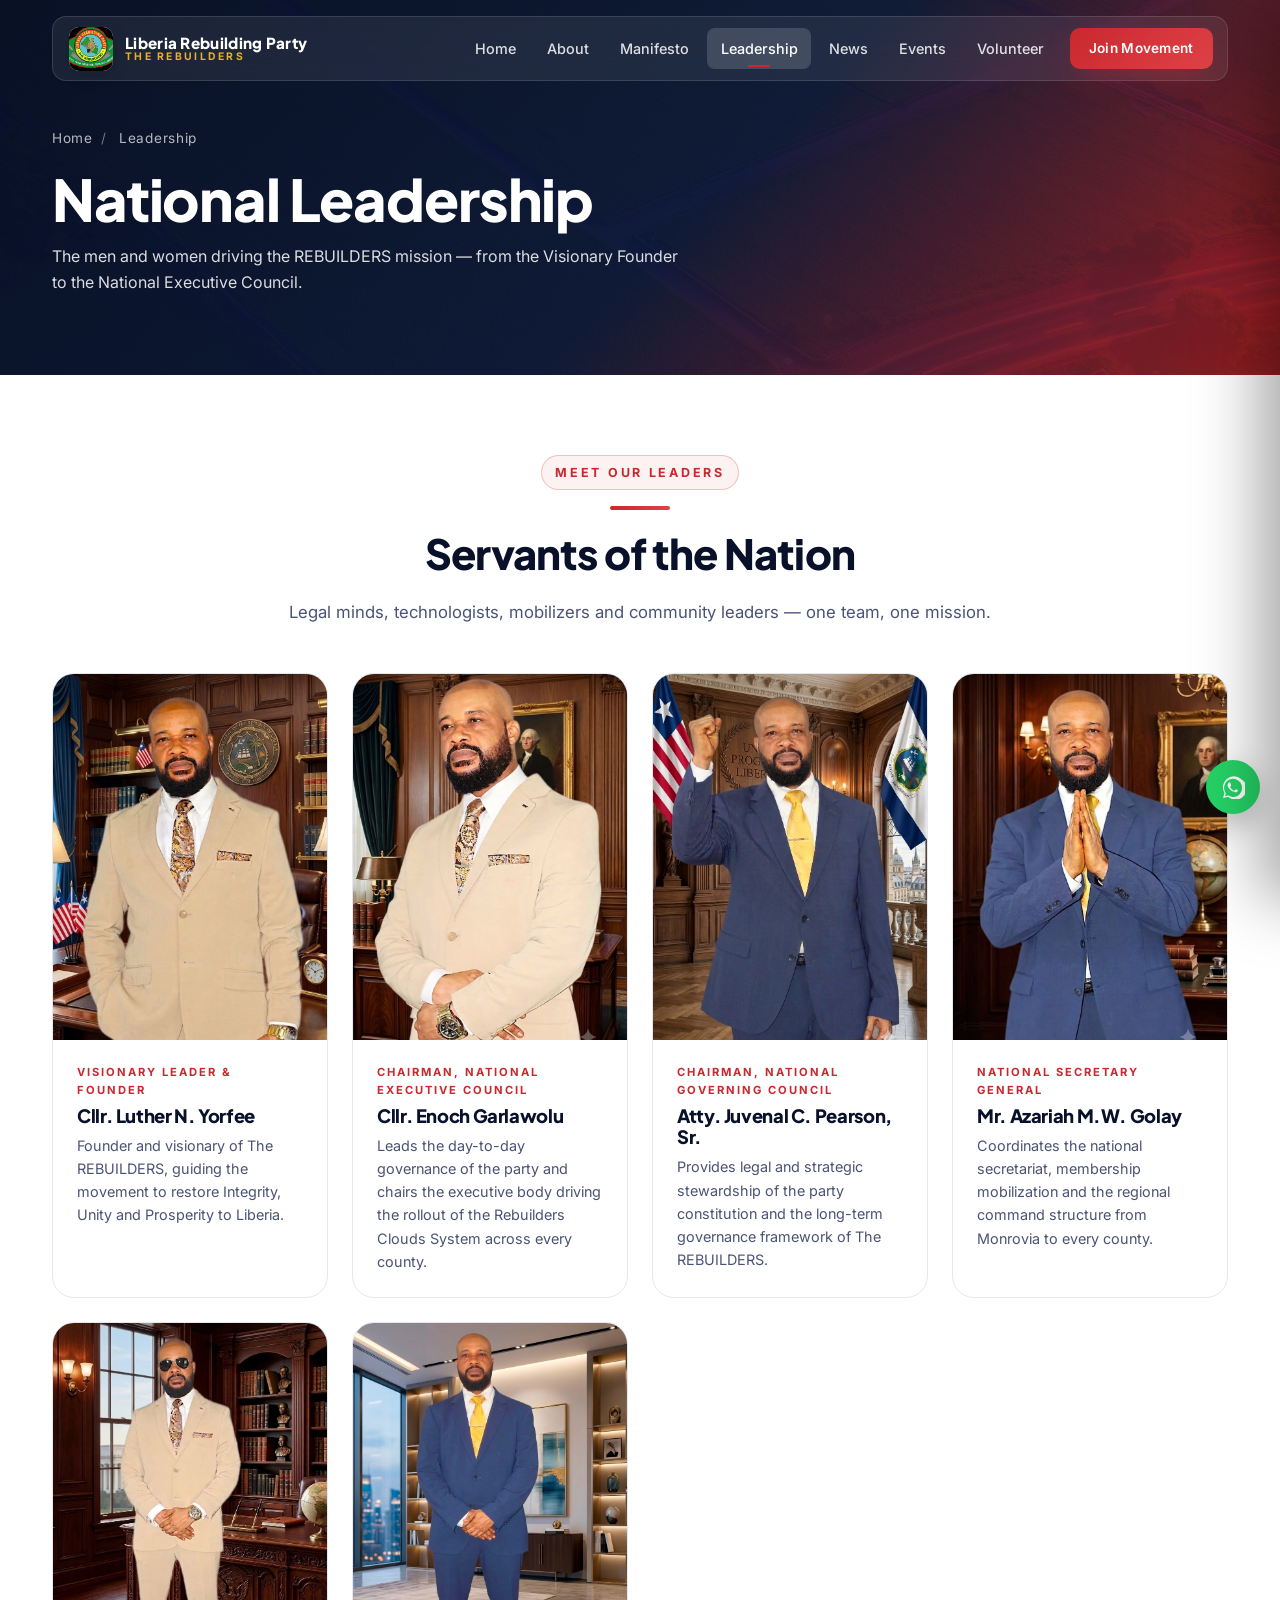
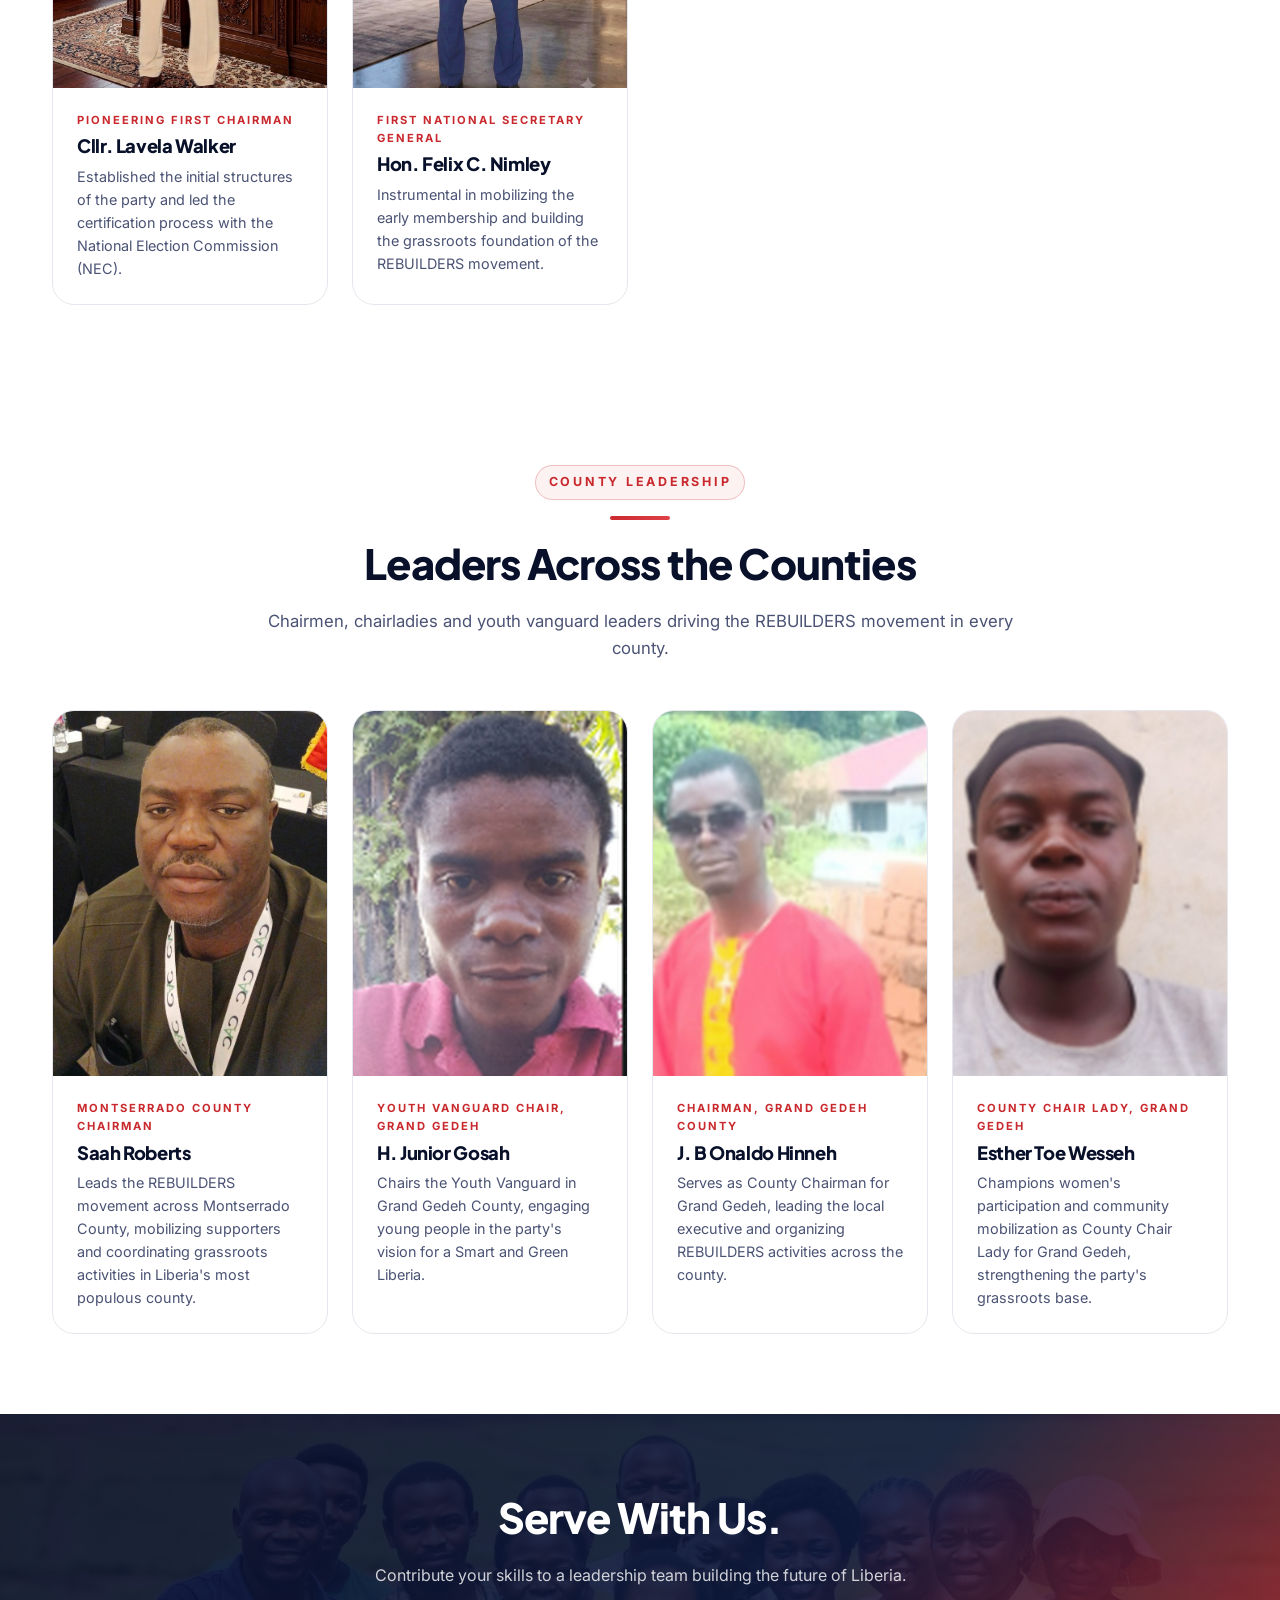
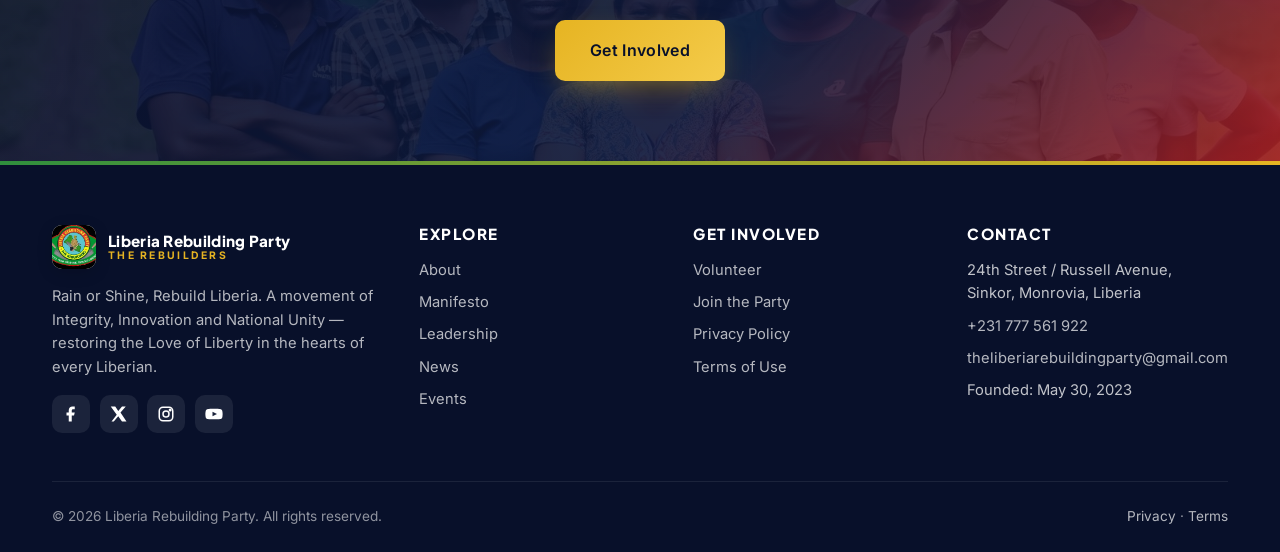
<file: leadership.html>
<!doctype html>
<html lang="en">
<head><title>Leadership | Liberia Rebuilding Party</title><meta name="description" content="Meet the founders and leaders of The REBUILDERS — Cllr. Luther N. Yorfee and the National Executive Council." /><meta property="og:title" content="Leadership | Liberia Rebuilding Party" /><meta property="og:description" content="Meet the founders and leaders of The REBUILDERS — Cllr. Luther N. Yorfee and the National Executive Council." /><meta property="og:type" content="website" /><meta name="twitter:card" content="summary_large_image" />
<meta charset="UTF-8" />
<meta name="viewport" content="width=device-width,initial-scale=1" />
<meta name="theme-color" content="#0f1a3d" />
<meta name="author" content="Liberia Rebuilding Party" />
<link rel="icon" href="images/logo.jpg" />
<link rel="preconnect" href="https://fonts.googleapis.com">
<link rel="preconnect" href="https://fonts.gstatic.com" crossorigin>
<link href="https://fonts.googleapis.com/css2?family=Inter:wght@400;500;600;700&family=Plus+Jakarta+Sans:wght@500;600;700;800&display=swap" rel="stylesheet">
<link rel="stylesheet" href="css/main.css">
<link rel="stylesheet" href="css/components.css">
<link rel="stylesheet" href="css/animations.css">
<link rel="stylesheet" href="css/pages.css">
<link rel="stylesheet" href="css/responsive.css">
</head><body>
<div id="loader" class="loader" aria-hidden="true">
  <div class="loader__spinner"></div>
  <div class="loader__brand">The REBUILDERS — Rebuilding Liberia</div>
</div>
<div id="mouseGlow" class="mouse-glow" aria-hidden="true"></div>

<header class="navbar" id="navbar">
  <div class="container">
    <div class="navbar__inner">
      <a href="index.html" class="brand" aria-label="Liberia Rebuilding Party home">
        <span class="brand__logo"><img src="images/logo.jpg" alt="LRP logo" width="44" height="44"></span>
        <span class="brand__text">
          <span class="name">Liberia Rebuilding Party</span>
          <span class="brand__sub">The Rebuilders</span>
        </span>
      </a>
      <nav class="nav" aria-label="Primary">
        <a class="nav__link" href="index.html">Home</a>
        <a class="nav__link" href="about.html">About</a>
        <a class="nav__link" href="manifesto.html">Manifesto</a>
        <a class="nav__link" href="leadership.html">Leadership</a>
        <a class="nav__link" href="news.html">News</a>
        <a class="nav__link" href="events.html">Events</a>
        <a class="nav__link" href="volunteer.html">Volunteer</a>
        <a class="btn btn--primary btn--sm nav__cta" href="join-movement.html">Join Movement</a>
      </nav>
      <button id="hamburger" class="hamburger" aria-label="Open menu" aria-expanded="false">
        <span></span><span></span><span></span>
      </button>
    </div>
  </div>
</header>

<div id="overlay" class="overlay" aria-hidden="true"></div>
<aside id="mobileMenu" class="mobile-menu" aria-label="Mobile navigation">
  <a href="index.html" data-nav>Home</a>
  <a href="about.html" data-nav>About</a>
  <a href="manifesto.html" data-nav>Manifesto</a>
  <a href="leadership.html" data-nav>Leadership</a>
  <a href="news.html" data-nav>News</a>
  <a href="events.html" data-nav>Events</a>
  <a href="volunteer.html" data-nav>Volunteer</a>
  <a class="btn btn--primary" href="join-movement.html">Join Movement</a>
</aside>
<main class="page-fade">
<section class="page-hero">
  <div class="container">
    <div class="crumbs"><a href="index.html">Home</a><span>/</span> Leadership</div>
    <h1>National Leadership</h1>
    <p>The men and women driving the REBUILDERS mission — from the Visionary Founder to the National Executive Council.</p>
  </div>
</section>

<section class="section">
  <div class="container">
    <div class="section-head reveal"><span class="eyebrow">Meet Our Leaders</span><div class="divider"></div><h2>Servants of the Nation</h2><p>Legal minds, technologists, mobilizers and community leaders — one team, one mission.</p></div>
    <div class="leadership-grid stagger">
      <article class="leader"><div class="leader__img"><img src="images/leader1.jpg" alt="Cllr. Luther N. Yorfee" loading="lazy"></div><div class="leader__body"><span class="leader__role">Visionary Leader &amp; Founder</span><h3>Cllr. Luther N. Yorfee</h3><p>Founder and visionary of The REBUILDERS, guiding the movement to restore Integrity, Unity and Prosperity to Liberia.</p></div></article>
      <article class="leader"><div class="leader__img"><img src="images/leader2.jpg" alt="Cllr. Enoch Garlawolu" loading="lazy"></div><div class="leader__body"><span class="leader__role">Chairman, National Executive Council</span><h3>Cllr. Enoch Garlawolu</h3><p>Leads the day-to-day governance of the party and chairs the executive body driving the rollout of the Rebuilders Clouds System across every county.</p></div></article>
      <article class="leader"><div class="leader__img"><img src="images/leader3.jpg" alt="Atty. Juvenal C. Pearson, Sr." loading="lazy"></div><div class="leader__body"><span class="leader__role">Chairman, National Governing Council</span><h3>Atty. Juvenal C. Pearson, Sr.</h3><p>Provides legal and strategic stewardship of the party constitution and the long-term governance framework of The REBUILDERS.</p></div></article>
      <article class="leader"><div class="leader__img"><img src="images/leader4.jpg" alt="Mr. Azariah M.W. Golay" loading="lazy"></div><div class="leader__body"><span class="leader__role">National Secretary General</span><h3>Mr. Azariah M.W. Golay</h3><p>Coordinates the national secretariat, membership mobilization and the regional command structure from Monrovia to every county.</p></div></article>
      <article class="leader"><div class="leader__img"><img src="images/leader5.jpg" alt="Cllr. Lavela Walker" loading="lazy"></div><div class="leader__body"><span class="leader__role">Pioneering First Chairman</span><h3>Cllr. Lavela Walker</h3><p>Established the initial structures of the party and led the certification process with the National Election Commission (NEC).</p></div></article>
      <article class="leader"><div class="leader__img"><img src="images/leader6.jpg" alt="Hon. Felix C. Nimley" loading="lazy"></div><div class="leader__body"><span class="leader__role">First National Secretary General</span><h3>Hon. Felix C. Nimley</h3><p>Instrumental in mobilizing the early membership and building the grassroots foundation of the REBUILDERS movement.</p></div></article>
    </div>
  </div>
		</section>

<section class="section">
  <div class="container">
    <div class="section-head reveal"><span class="eyebrow">County Leadership</span><div class="divider"></div><h2>Leaders Across the Counties</h2><p>Chairmen, chairladies and youth vanguard leaders driving the REBUILDERS movement in every county.</p></div>
    <div class="leadership-grid stagger">
      <article class="leader"><div class="leader__img"><img src="images/county1.jpg" alt="Saah Roberts" loading="lazy"></div><div class="leader__body"><span class="leader__role">Montserrado County Chairman</span><h3>Saah Roberts</h3><p>Leads the REBUILDERS movement across Montserrado County, mobilizing supporters and coordinating grassroots activities in Liberia's most populous county.</p></div></article>
      <article class="leader"><div class="leader__img"><img src="images/county2.jpg" alt="H. Junior Gosah" loading="lazy"></div><div class="leader__body"><span class="leader__role">Youth Vanguard Chair, Grand Gedeh</span><h3>H. Junior Gosah</h3><p>Chairs the Youth Vanguard in Grand Gedeh County, engaging young people in the party's vision for a Smart and Green Liberia.</p></div></article>
      <article class="leader"><div class="leader__img"><img src="images/county3.jpg" alt="J. B Onaldo Hinneh" loading="lazy"></div><div class="leader__body"><span class="leader__role">Chairman, Grand Gedeh County</span><h3>J. B Onaldo Hinneh</h3><p>Serves as County Chairman for Grand Gedeh, leading the local executive and organizing REBUILDERS activities across the county.</p></div></article>
      <article class="leader"><div class="leader__img"><img src="images/county4.jpg" alt="Esther Toe Wesseh" loading="lazy"></div><div class="leader__body"><span class="leader__role">County Chair Lady, Grand Gedeh</span><h3>Esther Toe Wesseh</h3><p>Champions women's participation and community mobilization as County Chair Lady for Grand Gedeh, strengthening the party's grassroots base.</p></div></article>
    </div>
  </div>
</section>

<section class="cta-band">
  <div class="container reveal"><h2>Serve With Us.</h2><p>Contribute your skills to a leadership team building the future of Liberia.</p><a class="btn btn--gold btn--lg" href="volunteer.html">Get Involved</a></div>
</section>
</main>
<footer class="footer">
  <div class="container">
    <div class="footer__grid">
      <div>
        <div class="brand">
          <span class="brand__logo"><img src="images/logo.jpg" alt="LRP logo"></span>
          <span class="brand__text">
            <span class="name">Liberia Rebuilding Party</span>
            <span class="brand__sub">The Rebuilders</span>
          </span>
        </div>
        <p class="footer__blurb">Rain or Shine, Rebuild Liberia. A movement of Integrity, Innovation and National Unity — restoring the Love of Liberty in the hearts of every Liberian.</p>
        <div class="footer__social" aria-label="Social links">
          <a href="#" aria-label="Facebook"><svg width="18" height="18" viewBox="0 0 24 24" fill="currentColor"><path d="M13 22v-8h3l1-4h-4V7.5c0-1.1.4-2 2-2h2V2h-3c-3 0-5 1.8-5 5v3H6v4h3v8h4z"/></svg></a>
          <a href="#" aria-label="Twitter/X"><svg width="18" height="18" viewBox="0 0 24 24" fill="currentColor"><path d="M18 2h3l-7 8 8 12h-6l-5-7-6 7H2l7-9L1 2h6l4 6 5-6z"/></svg></a>
          <a href="#" aria-label="Instagram"><svg width="18" height="18" viewBox="0 0 24 24" fill="none" stroke="currentColor" stroke-width="2"><rect x="3" y="3" width="18" height="18" rx="5"/><circle cx="12" cy="12" r="4"/><circle cx="17.5" cy="6.5" r="1" fill="currentColor"/></svg></a>
          <a href="#" aria-label="YouTube"><svg width="18" height="18" viewBox="0 0 24 24" fill="currentColor"><path d="M23 7.5a3 3 0 0 0-2-2C19 5 12 5 12 5s-7 0-9 .5a3 3 0 0 0-2 2C.5 9.5.5 12 .5 12s0 2.5.5 4.5a3 3 0 0 0 2 2C5 19 12 19 12 19s7 0 9-.5a3 3 0 0 0 2-2c.5-2 .5-4.5.5-4.5s0-2.5-.5-4.5zM10 15V9l6 3-6 3z"/></svg></a>
        </div>
      </div>
      <div>
        <h4>Explore</h4>
        <ul>
          <li><a href="about.html" class="link-underline">About</a></li>
          <li><a href="manifesto.html" class="link-underline">Manifesto</a></li>
          <li><a href="leadership.html" class="link-underline">Leadership</a></li>
          <li><a href="news.html" class="link-underline">News</a></li>
          <li><a href="events.html" class="link-underline">Events</a></li>
        </ul>
      </div>
      <div>
        <h4>Get Involved</h4>
        <ul>
          <li><a href="volunteer.html" class="link-underline">Volunteer</a></li>
          <li><a href="volunteer.html" class="link-underline">Join the Party</a></li>
          <li><a href="privacy.html" class="link-underline">Privacy Policy</a></li>
          <li><a href="terms.html" class="link-underline">Terms of Use</a></li>
        </ul>
      </div>
      <div>
        <h4>Contact</h4>
        <ul class="footer__contact">
          <li>24th Street / Russell Avenue,<br>Sinkor, Monrovia, Liberia</li>
          <li><a href="tel:+231777561922">+231 777 561 922</a></li>
          <li><a href="mailto:theliberiarebuildingparty@gmail.com">theliberiarebuildingparty@gmail.com</a></li>
          <li>Founded: May 30, 2023</li>
        </ul>
      </div>
    </div>
    <div class="footer__bottom">
      <div>&copy; <span data-year></span> Liberia Rebuilding Party. All rights reserved.</div>
      <div><a href="privacy.html">Privacy</a> &middot; <a href="terms.html">Terms</a></div>
    </div>
  </div>
</footer>

<div class="float-actions">
  <a class="float-btn wa" href="https://wa.me/231777561922" target="_blank" rel="noopener" aria-label="WhatsApp us">
    <svg width="24" height="24" viewBox="0 0 24 24" fill="currentColor"><path d="M20 3.9A11 11 0 0 0 3.5 18l-1.4 5.1 5.2-1.4A11 11 0 1 0 20 3.9zm-8 18a9 9 0 0 1-4.6-1.3l-.3-.2-3.1.8.8-3-.2-.3A9 9 0 1 1 12 21.9zm5.1-6.7c-.3-.1-1.6-.8-1.9-.9-.3-.1-.4-.1-.6.1-.2.3-.7.9-.8 1.1-.2.2-.3.2-.6.1-.3-.1-1.2-.4-2.3-1.4-.9-.8-1.4-1.7-1.6-2-.2-.3 0-.5.1-.6l.4-.5c.1-.2.2-.3.3-.5.1-.2 0-.4 0-.5s-.6-1.5-.8-2c-.2-.5-.4-.5-.6-.5h-.5c-.2 0-.5.1-.7.3-.2.3-.9.9-.9 2.2s.9 2.5 1 2.7c.1.2 1.8 2.7 4.3 3.7 2.5 1 2.5.7 3 .7.5 0 1.6-.6 1.8-1.3.2-.6.2-1.2.2-1.3-.1-.2-.3-.3-.5-.4z"/></svg>
  </a>
  <button id="backToTop" class="float-btn top" aria-label="Back to top">
    <svg width="20" height="20" viewBox="0 0 24 24" fill="none" stroke="currentColor" stroke-width="3" stroke-linecap="round" stroke-linejoin="round"><polyline points="6 15 12 9 18 15"/></svg>
  </button>
</div>

<script src="js/main.js" defer></script>
<script src="js/navbar.js" defer></script>
<script src="js/scroll.js" defer></script>
<script src="js/animation.js" defer></script>
<script src="js/slider.js" defer></script>
<script src="js/form.js" defer></script>
<script src="js/contact.js" defer></script>
</body></html>
</file>
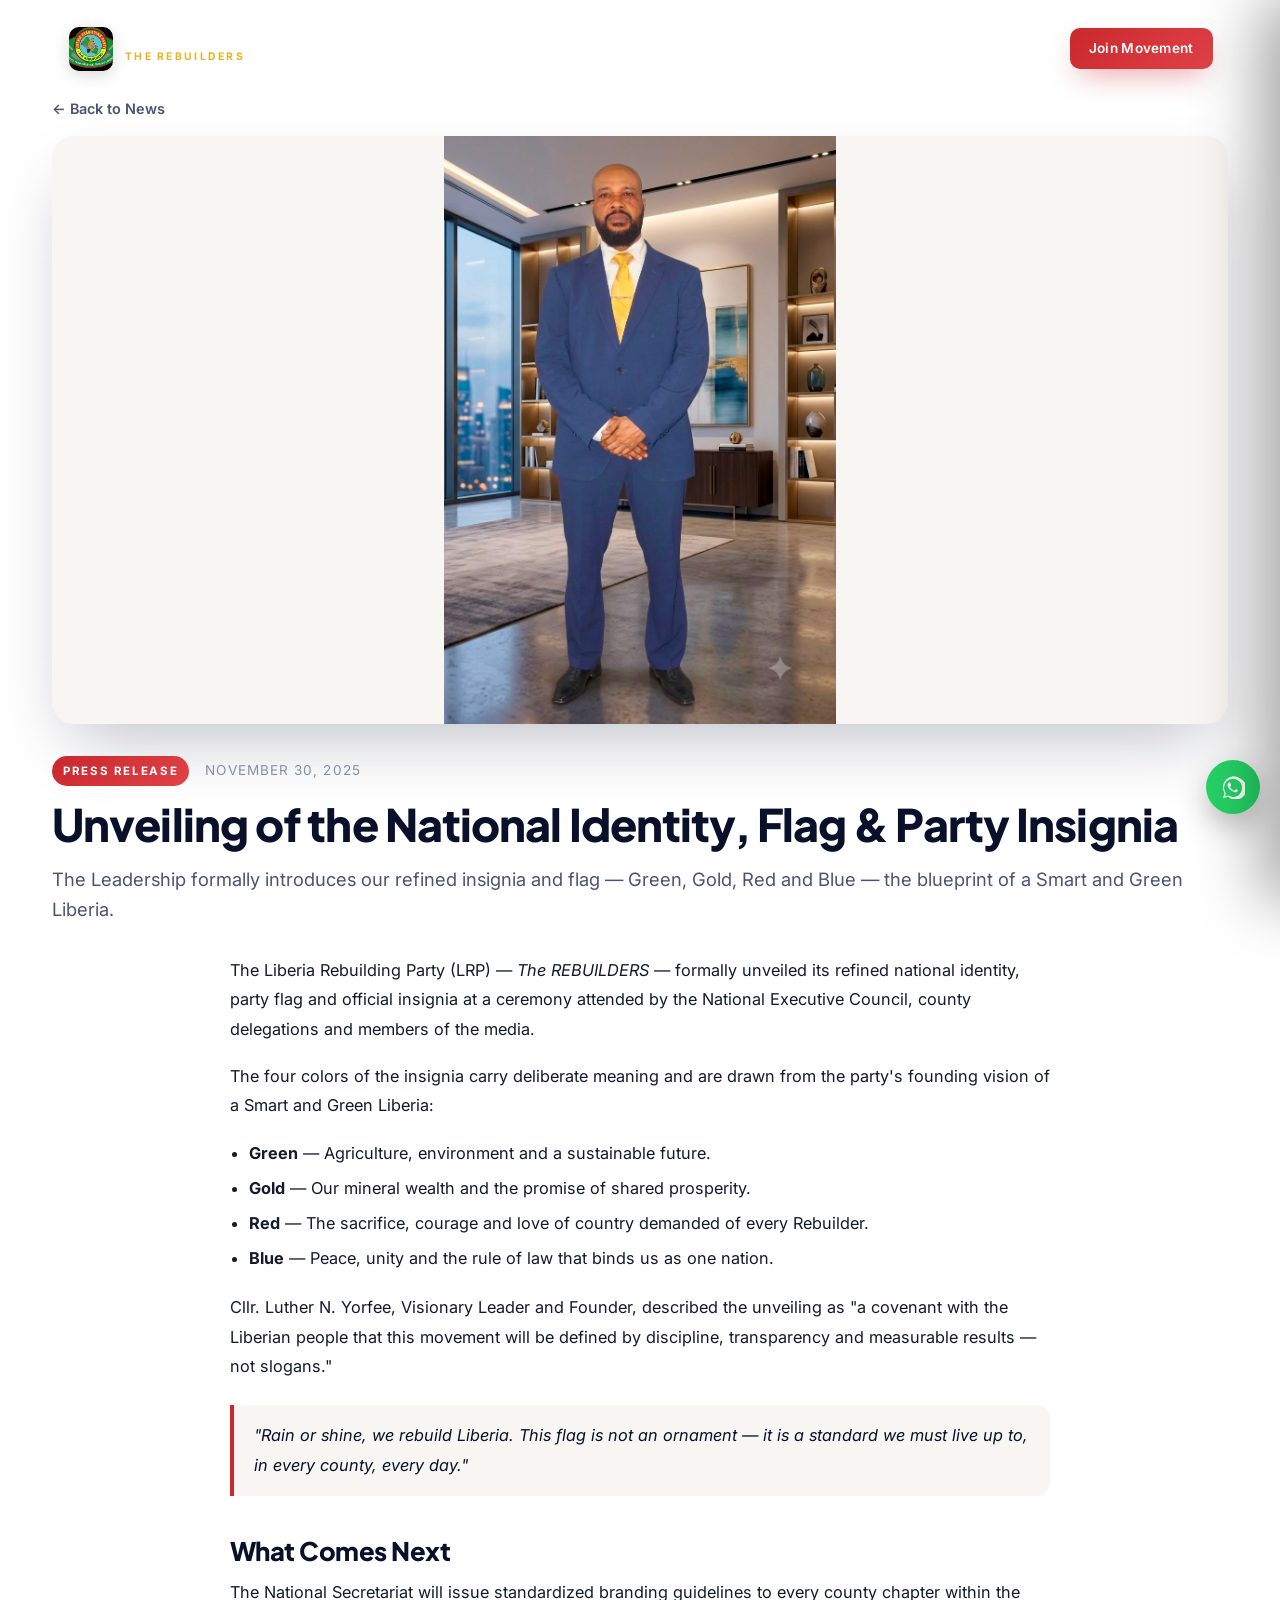
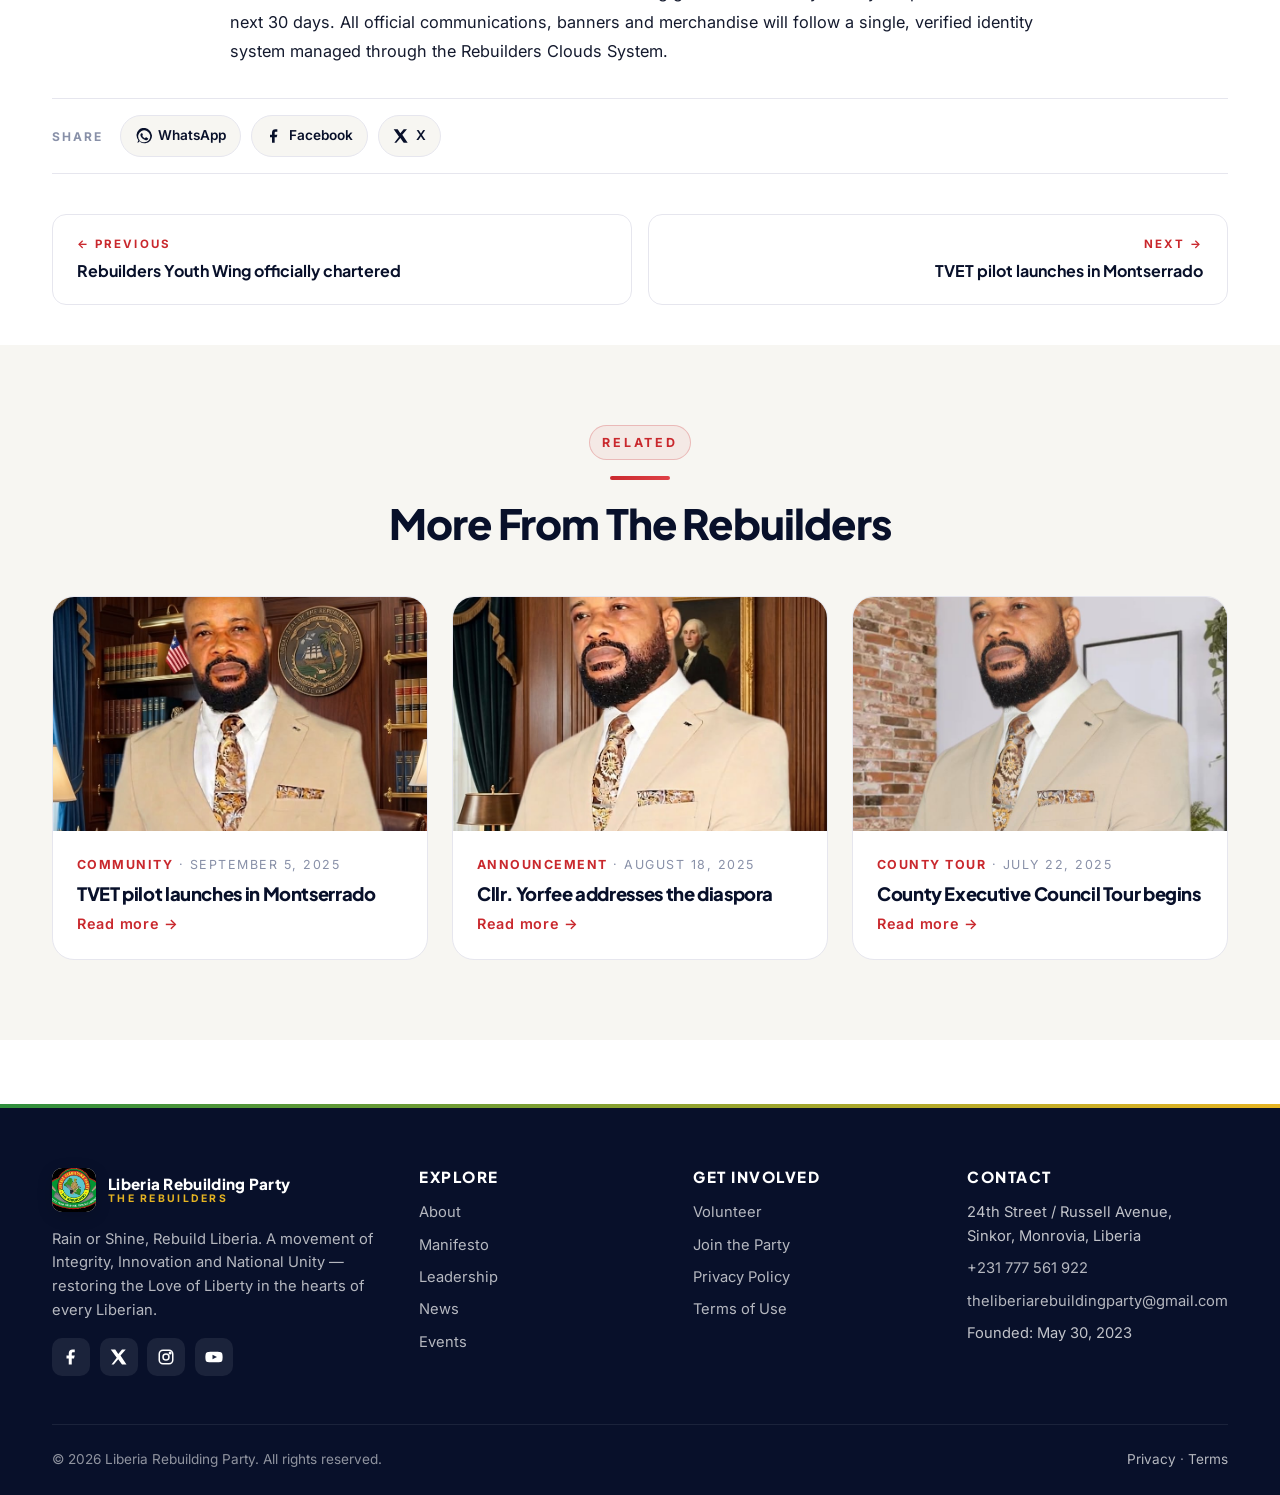
<file: news-details.html>
<!doctype html>
<html lang="en">
<head><title>News Details | Liberia Rebuilding Party</title><meta name="description" content="Read the full article from The REBUILDERS." /><meta property="og:title" content="News Details | Liberia Rebuilding Party" /><meta property="og:description" content="Read the full article from The REBUILDERS." /><meta property="og:type" content="website" /><meta name="twitter:card" content="summary_large_image" />
<meta charset="UTF-8" />
<meta name="viewport" content="width=device-width,initial-scale=1" />
<meta name="theme-color" content="#0f1a3d" />
<meta name="author" content="Liberia Rebuilding Party" />
<link rel="icon" href="images/logo.jpg" />
<link rel="preconnect" href="https://fonts.googleapis.com">
<link rel="preconnect" href="https://fonts.gstatic.com" crossorigin>
<link href="https://fonts.googleapis.com/css2?family=Inter:wght@400;500;600;700&family=Plus+Jakarta+Sans:wght@500;600;700;800&display=swap" rel="stylesheet">
<link rel="stylesheet" href="css/main.css">
<link rel="stylesheet" href="css/components.css">
<link rel="stylesheet" href="css/animations.css">
<link rel="stylesheet" href="css/pages.css">
<link rel="stylesheet" href="css/responsive.css">
</head><body>
<div id="loader" class="loader" aria-hidden="true">
  <div class="loader__spinner"></div>
  <div class="loader__brand">The REBUILDERS — Rebuilding Liberia</div>
</div>
<div id="mouseGlow" class="mouse-glow" aria-hidden="true"></div>

<header class="navbar" id="navbar">
  <div class="container">
    <div class="navbar__inner">
      <a href="index.html" class="brand" aria-label="Liberia Rebuilding Party home">
        <span class="brand__logo"><img src="images/logo.jpg" alt="LRP logo" width="44" height="44"></span>
        <span class="brand__text">
          <span class="name">Liberia Rebuilding Party</span>
          <span class="brand__sub">The Rebuilders</span>
        </span>
      </a>
      <nav class="nav" aria-label="Primary">
        <a class="nav__link" href="index.html">Home</a>
        <a class="nav__link" href="about.html">About</a>
        <a class="nav__link" href="manifesto.html">Manifesto</a>
        <a class="nav__link" href="leadership.html">Leadership</a>
        <a class="nav__link" href="news.html">News</a>
        <a class="nav__link" href="events.html">Events</a>
        <a class="nav__link" href="volunteer.html">Volunteer</a>
        <a class="btn btn--primary btn--sm nav__cta" href="join-movement.html">Join Movement</a>
      </nav>
      <button id="hamburger" class="hamburger" aria-label="Open menu" aria-expanded="false">
        <span></span><span></span><span></span>
      </button>
    </div>
  </div>
</header>

<div id="overlay" class="overlay" aria-hidden="true"></div>
<aside id="mobileMenu" class="mobile-menu" aria-label="Mobile navigation">
  <a href="index.html" data-nav>Home</a>
  <a href="about.html" data-nav>About</a>
  <a href="manifesto.html" data-nav>Manifesto</a>
  <a href="leadership.html" data-nav>Leadership</a>
  <a href="news.html" data-nav>News</a>
  <a href="events.html" data-nav>Events</a>
  <a href="volunteer.html" data-nav>Volunteer</a>
  <a class="btn btn--primary" href="join-movement.html">Join Movement</a>
</aside>
<main class="page-fade">
<section id="newsDetail" class="news-detail"></section>
</main>
<footer class="footer">
  <div class="container">
    <div class="footer__grid">
      <div>
        <div class="brand">
          <span class="brand__logo"><img src="images/logo.jpg" alt="LRP logo"></span>
          <span class="brand__text">
            <span class="name">Liberia Rebuilding Party</span>
            <span class="brand__sub">The Rebuilders</span>
          </span>
        </div>
        <p class="footer__blurb">Rain or Shine, Rebuild Liberia. A movement of Integrity, Innovation and National Unity — restoring the Love of Liberty in the hearts of every Liberian.</p>
        <div class="footer__social" aria-label="Social links">
          <a href="#" aria-label="Facebook"><svg width="18" height="18" viewBox="0 0 24 24" fill="currentColor"><path d="M13 22v-8h3l1-4h-4V7.5c0-1.1.4-2 2-2h2V2h-3c-3 0-5 1.8-5 5v3H6v4h3v8h4z"/></svg></a>
          <a href="#" aria-label="Twitter/X"><svg width="18" height="18" viewBox="0 0 24 24" fill="currentColor"><path d="M18 2h3l-7 8 8 12h-6l-5-7-6 7H2l7-9L1 2h6l4 6 5-6z"/></svg></a>
          <a href="#" aria-label="Instagram"><svg width="18" height="18" viewBox="0 0 24 24" fill="none" stroke="currentColor" stroke-width="2"><rect x="3" y="3" width="18" height="18" rx="5"/><circle cx="12" cy="12" r="4"/><circle cx="17.5" cy="6.5" r="1" fill="currentColor"/></svg></a>
          <a href="#" aria-label="YouTube"><svg width="18" height="18" viewBox="0 0 24 24" fill="currentColor"><path d="M23 7.5a3 3 0 0 0-2-2C19 5 12 5 12 5s-7 0-9 .5a3 3 0 0 0-2 2C.5 9.5.5 12 .5 12s0 2.5.5 4.5a3 3 0 0 0 2 2C5 19 12 19 12 19s7 0 9-.5a3 3 0 0 0 2-2c.5-2 .5-4.5.5-4.5s0-2.5-.5-4.5zM10 15V9l6 3-6 3z"/></svg></a>
        </div>
      </div>
      <div>
        <h4>Explore</h4>
        <ul>
          <li><a href="about.html" class="link-underline">About</a></li>
          <li><a href="manifesto.html" class="link-underline">Manifesto</a></li>
          <li><a href="leadership.html" class="link-underline">Leadership</a></li>
          <li><a href="news.html" class="link-underline">News</a></li>
          <li><a href="events.html" class="link-underline">Events</a></li>
        </ul>
      </div>
      <div>
        <h4>Get Involved</h4>
        <ul>
          <li><a href="volunteer.html" class="link-underline">Volunteer</a></li>
          <li><a href="volunteer.html" class="link-underline">Join the Party</a></li>
          <li><a href="privacy.html" class="link-underline">Privacy Policy</a></li>
          <li><a href="terms.html" class="link-underline">Terms of Use</a></li>
        </ul>
      </div>
      <div>
        <h4>Contact</h4>
        <ul class="footer__contact">
          <li>24th Street / Russell Avenue,<br>Sinkor, Monrovia, Liberia</li>
          <li><a href="tel:+231777561922">+231 777 561 922</a></li>
          <li><a href="mailto:theliberiarebuildingparty@gmail.com">theliberiarebuildingparty@gmail.com</a></li>
          <li>Founded: May 30, 2023</li>
        </ul>
      </div>
    </div>
    <div class="footer__bottom">
      <div>&copy; <span data-year></span> Liberia Rebuilding Party. All rights reserved.</div>
      <div><a href="privacy.html">Privacy</a> &middot; <a href="terms.html">Terms</a></div>
    </div>
  </div>
</footer>

<div class="float-actions">
  <a class="float-btn wa" href="https://wa.me/231777561922" target="_blank" rel="noopener" aria-label="WhatsApp us">
    <svg width="24" height="24" viewBox="0 0 24 24" fill="currentColor"><path d="M20 3.9A11 11 0 0 0 3.5 18l-1.4 5.1 5.2-1.4A11 11 0 1 0 20 3.9zm-8 18a9 9 0 0 1-4.6-1.3l-.3-.2-3.1.8.8-3-.2-.3A9 9 0 1 1 12 21.9zm5.1-6.7c-.3-.1-1.6-.8-1.9-.9-.3-.1-.4-.1-.6.1-.2.3-.7.9-.8 1.1-.2.2-.3.2-.6.1-.3-.1-1.2-.4-2.3-1.4-.9-.8-1.4-1.7-1.6-2-.2-.3 0-.5.1-.6l.4-.5c.1-.2.2-.3.3-.5.1-.2 0-.4 0-.5s-.6-1.5-.8-2c-.2-.5-.4-.5-.6-.5h-.5c-.2 0-.5.1-.7.3-.2.3-.9.9-.9 2.2s.9 2.5 1 2.7c.1.2 1.8 2.7 4.3 3.7 2.5 1 2.5.7 3 .7.5 0 1.6-.6 1.8-1.3.2-.6.2-1.2.2-1.3-.1-.2-.3-.3-.5-.4z"/></svg>
  </a>
  <button id="backToTop" class="float-btn top" aria-label="Back to top">
    <svg width="20" height="20" viewBox="0 0 24 24" fill="none" stroke="currentColor" stroke-width="3" stroke-linecap="round" stroke-linejoin="round"><polyline points="6 15 12 9 18 15"/></svg>
  </button>
</div>

<script src="js/main.js" defer></script>
<script src="js/navbar.js" defer></script>
<script src="js/scroll.js" defer></script>
<script src="js/animation.js" defer></script>
<script src="js/slider.js" defer></script>
<script src="js/form.js" defer></script>
<script src="js/contact.js" defer></script>

<script src="js/news-data.js"></script>
<script src="js/news.js"></script>
</body></html>
</file>
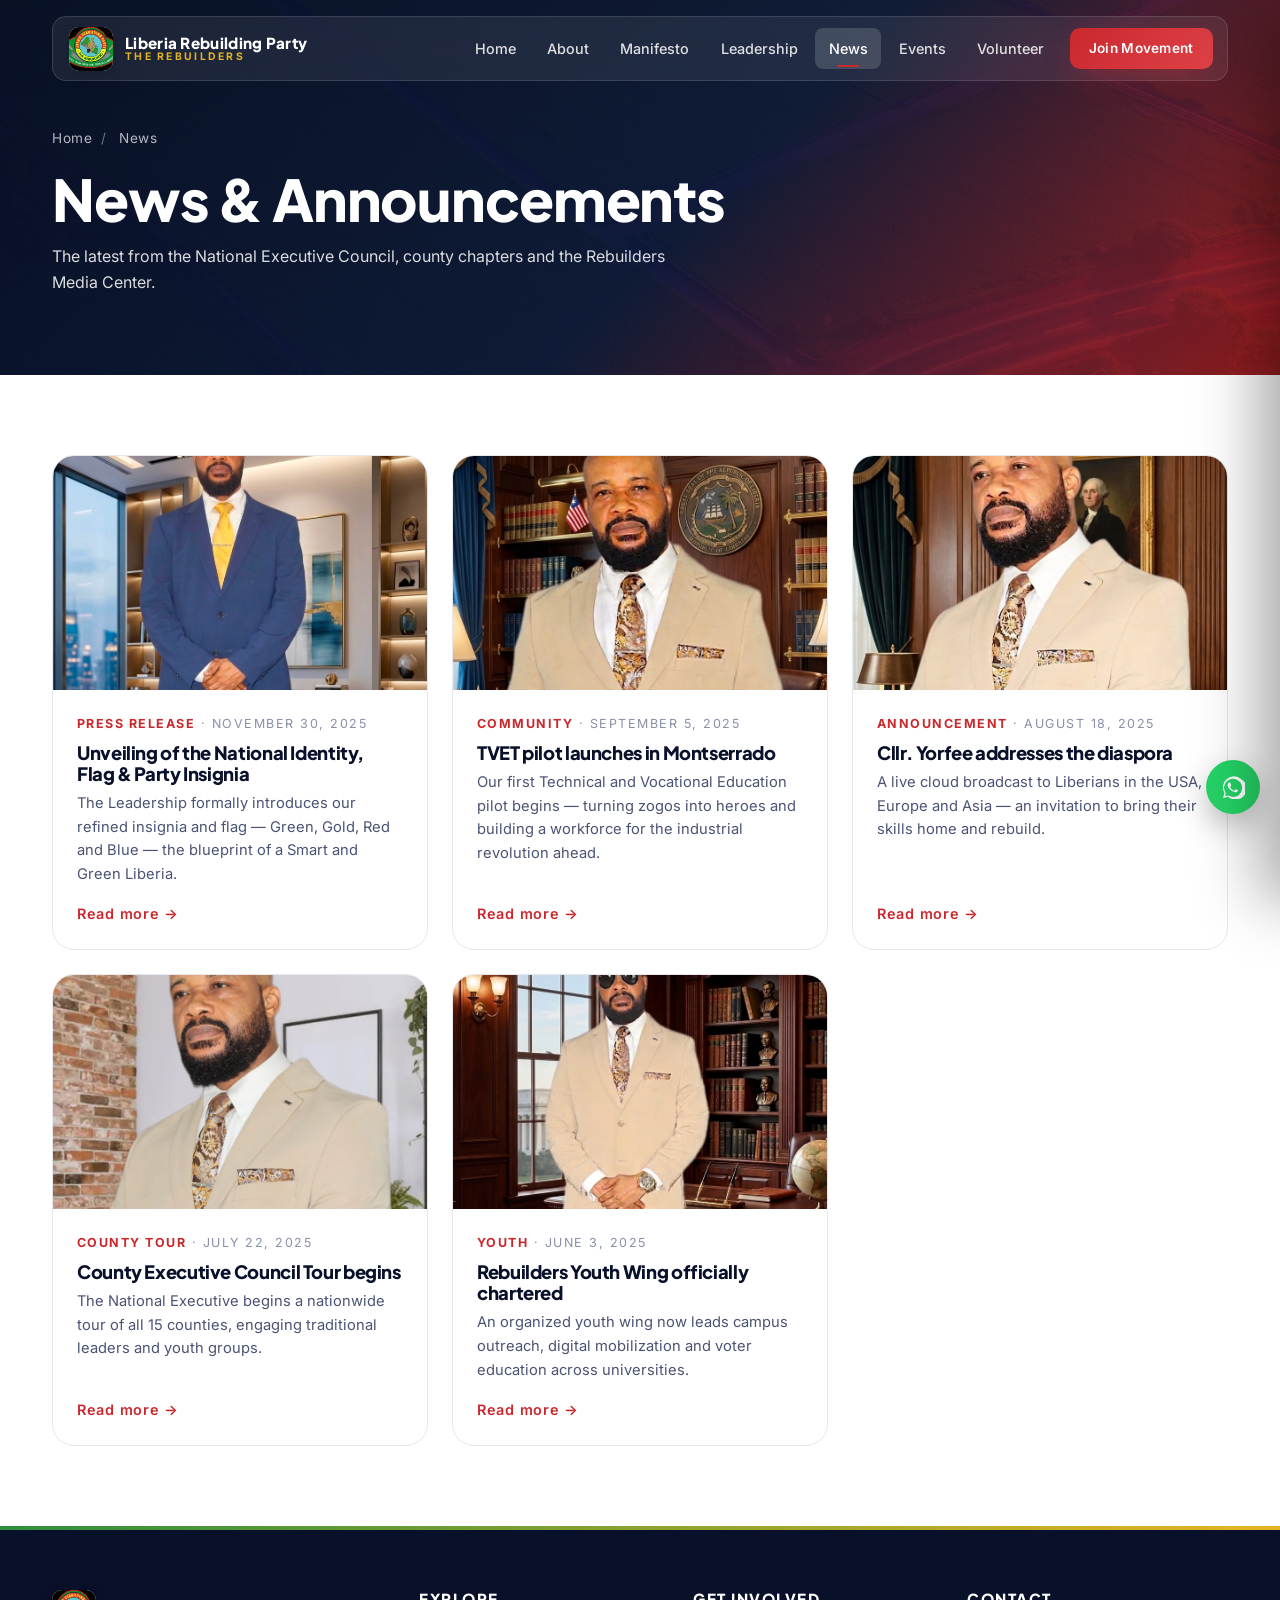
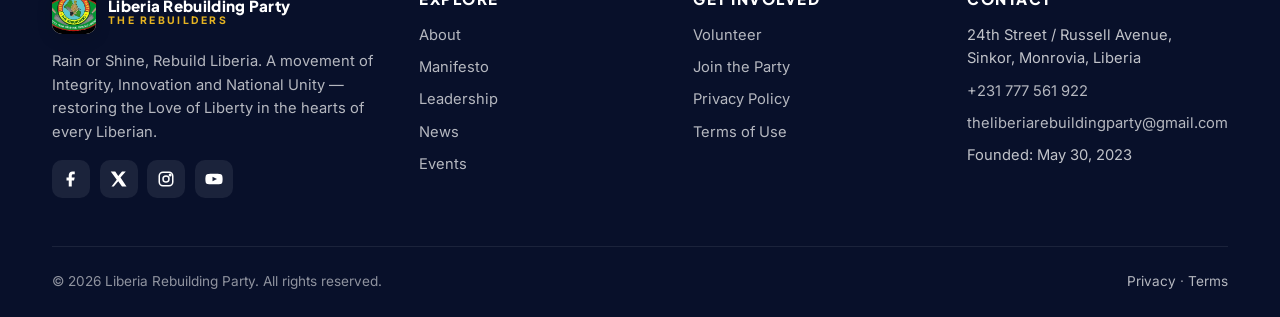
<file: news.html>
<!doctype html>
<html lang="en">
<head><title>News | Liberia Rebuilding Party</title><meta name="description" content="Announcements, press releases and updates from The REBUILDERS." /><meta property="og:title" content="News | Liberia Rebuilding Party" /><meta property="og:description" content="Announcements, press releases and updates from The REBUILDERS." /><meta property="og:type" content="website" /><meta name="twitter:card" content="summary_large_image" />
<meta charset="UTF-8" />
<meta name="viewport" content="width=device-width,initial-scale=1" />
<meta name="theme-color" content="#0f1a3d" />
<meta name="author" content="Liberia Rebuilding Party" />
<link rel="icon" href="images/logo.jpg" />
<link rel="preconnect" href="https://fonts.googleapis.com">
<link rel="preconnect" href="https://fonts.gstatic.com" crossorigin>
<link href="https://fonts.googleapis.com/css2?family=Inter:wght@400;500;600;700&family=Plus+Jakarta+Sans:wght@500;600;700;800&display=swap" rel="stylesheet">
<link rel="stylesheet" href="css/main.css">
<link rel="stylesheet" href="css/components.css">
<link rel="stylesheet" href="css/animations.css">
<link rel="stylesheet" href="css/pages.css">
<link rel="stylesheet" href="css/responsive.css">
</head><body>
<div id="loader" class="loader" aria-hidden="true">
  <div class="loader__spinner"></div>
  <div class="loader__brand">The REBUILDERS — Rebuilding Liberia</div>
</div>
<div id="mouseGlow" class="mouse-glow" aria-hidden="true"></div>

<header class="navbar" id="navbar">
  <div class="container">
    <div class="navbar__inner">
      <a href="index.html" class="brand" aria-label="Liberia Rebuilding Party home">
        <span class="brand__logo"><img src="images/logo.jpg" alt="LRP logo" width="44" height="44"></span>
        <span class="brand__text">
          <span class="name">Liberia Rebuilding Party</span>
          <span class="brand__sub">The Rebuilders</span>
        </span>
      </a>
      <nav class="nav" aria-label="Primary">
        <a class="nav__link" href="index.html">Home</a>
        <a class="nav__link" href="about.html">About</a>
        <a class="nav__link" href="manifesto.html">Manifesto</a>
        <a class="nav__link" href="leadership.html">Leadership</a>
        <a class="nav__link" href="news.html">News</a>
        <a class="nav__link" href="events.html">Events</a>
        <a class="nav__link" href="volunteer.html">Volunteer</a>
        <a class="btn btn--primary btn--sm nav__cta" href="join-movement.html">Join Movement</a>
      </nav>
      <button id="hamburger" class="hamburger" aria-label="Open menu" aria-expanded="false">
        <span></span><span></span><span></span>
      </button>
    </div>
  </div>
</header>

<div id="overlay" class="overlay" aria-hidden="true"></div>
<aside id="mobileMenu" class="mobile-menu" aria-label="Mobile navigation">
  <a href="index.html" data-nav>Home</a>
  <a href="about.html" data-nav>About</a>
  <a href="manifesto.html" data-nav>Manifesto</a>
  <a href="leadership.html" data-nav>Leadership</a>
  <a href="news.html" data-nav>News</a>
  <a href="events.html" data-nav>Events</a>
  <a href="volunteer.html" data-nav>Volunteer</a>
  <a class="btn btn--primary" href="join-movement.html">Join Movement</a>
</aside>
<main class="page-fade">
<section class="page-hero">
  <div class="container">
    <div class="crumbs"><a href="index.html">Home</a><span>/</span> News</div>
    <h1>News & Announcements</h1>
    <p>The latest from the National Executive Council, county chapters and the Rebuilders Media Center.</p>
  </div>
</section>
<section class="section">
  <div class="container">
    <div id="newsList" class="grid grid-3 stagger"></div>
    </div>
</section>
</main>
<footer class="footer">
  <div class="container">
    <div class="footer__grid">
      <div>
        <div class="brand">
          <span class="brand__logo"><img src="images/logo.jpg" alt="LRP logo"></span>
          <span class="brand__text">
            <span class="name">Liberia Rebuilding Party</span>
            <span class="brand__sub">The Rebuilders</span>
          </span>
        </div>
        <p class="footer__blurb">Rain or Shine, Rebuild Liberia. A movement of Integrity, Innovation and National Unity — restoring the Love of Liberty in the hearts of every Liberian.</p>
        <div class="footer__social" aria-label="Social links">
          <a href="#" aria-label="Facebook"><svg width="18" height="18" viewBox="0 0 24 24" fill="currentColor"><path d="M13 22v-8h3l1-4h-4V7.5c0-1.1.4-2 2-2h2V2h-3c-3 0-5 1.8-5 5v3H6v4h3v8h4z"/></svg></a>
          <a href="#" aria-label="Twitter/X"><svg width="18" height="18" viewBox="0 0 24 24" fill="currentColor"><path d="M18 2h3l-7 8 8 12h-6l-5-7-6 7H2l7-9L1 2h6l4 6 5-6z"/></svg></a>
          <a href="#" aria-label="Instagram"><svg width="18" height="18" viewBox="0 0 24 24" fill="none" stroke="currentColor" stroke-width="2"><rect x="3" y="3" width="18" height="18" rx="5"/><circle cx="12" cy="12" r="4"/><circle cx="17.5" cy="6.5" r="1" fill="currentColor"/></svg></a>
          <a href="#" aria-label="YouTube"><svg width="18" height="18" viewBox="0 0 24 24" fill="currentColor"><path d="M23 7.5a3 3 0 0 0-2-2C19 5 12 5 12 5s-7 0-9 .5a3 3 0 0 0-2 2C.5 9.5.5 12 .5 12s0 2.5.5 4.5a3 3 0 0 0 2 2C5 19 12 19 12 19s7 0 9-.5a3 3 0 0 0 2-2c.5-2 .5-4.5.5-4.5s0-2.5-.5-4.5zM10 15V9l6 3-6 3z"/></svg></a>
        </div>
      </div>
      <div>
        <h4>Explore</h4>
        <ul>
          <li><a href="about.html" class="link-underline">About</a></li>
          <li><a href="manifesto.html" class="link-underline">Manifesto</a></li>
          <li><a href="leadership.html" class="link-underline">Leadership</a></li>
          <li><a href="news.html" class="link-underline">News</a></li>
          <li><a href="events.html" class="link-underline">Events</a></li>
        </ul>
      </div>
      <div>
        <h4>Get Involved</h4>
        <ul>
          <li><a href="volunteer.html" class="link-underline">Volunteer</a></li>
          <li><a href="volunteer.html" class="link-underline">Join the Party</a></li>
          <li><a href="privacy.html" class="link-underline">Privacy Policy</a></li>
          <li><a href="terms.html" class="link-underline">Terms of Use</a></li>
        </ul>
      </div>
      <div>
        <h4>Contact</h4>
        <ul class="footer__contact">
          <li>24th Street / Russell Avenue,<br>Sinkor, Monrovia, Liberia</li>
          <li><a href="tel:+231777561922">+231 777 561 922</a></li>
          <li><a href="mailto:theliberiarebuildingparty@gmail.com">theliberiarebuildingparty@gmail.com</a></li>
          <li>Founded: May 30, 2023</li>
        </ul>
      </div>
    </div>
    <div class="footer__bottom">
      <div>&copy; <span data-year></span> Liberia Rebuilding Party. All rights reserved.</div>
      <div><a href="privacy.html">Privacy</a> &middot; <a href="terms.html">Terms</a></div>
    </div>
  </div>
</footer>

<div class="float-actions">
  <a class="float-btn wa" href="https://wa.me/231777561922" target="_blank" rel="noopener" aria-label="WhatsApp us">
    <svg width="24" height="24" viewBox="0 0 24 24" fill="currentColor"><path d="M20 3.9A11 11 0 0 0 3.5 18l-1.4 5.1 5.2-1.4A11 11 0 1 0 20 3.9zm-8 18a9 9 0 0 1-4.6-1.3l-.3-.2-3.1.8.8-3-.2-.3A9 9 0 1 1 12 21.9zm5.1-6.7c-.3-.1-1.6-.8-1.9-.9-.3-.1-.4-.1-.6.1-.2.3-.7.9-.8 1.1-.2.2-.3.2-.6.1-.3-.1-1.2-.4-2.3-1.4-.9-.8-1.4-1.7-1.6-2-.2-.3 0-.5.1-.6l.4-.5c.1-.2.2-.3.3-.5.1-.2 0-.4 0-.5s-.6-1.5-.8-2c-.2-.5-.4-.5-.6-.5h-.5c-.2 0-.5.1-.7.3-.2.3-.9.9-.9 2.2s.9 2.5 1 2.7c.1.2 1.8 2.7 4.3 3.7 2.5 1 2.5.7 3 .7.5 0 1.6-.6 1.8-1.3.2-.6.2-1.2.2-1.3-.1-.2-.3-.3-.5-.4z"/></svg>
  </a>
  <button id="backToTop" class="float-btn top" aria-label="Back to top">
    <svg width="20" height="20" viewBox="0 0 24 24" fill="none" stroke="currentColor" stroke-width="3" stroke-linecap="round" stroke-linejoin="round"><polyline points="6 15 12 9 18 15"/></svg>
  </button>
</div>

<script src="js/main.js" defer></script>
<script src="js/navbar.js" defer></script>
<script src="js/scroll.js" defer></script>
<script src="js/animation.js" defer></script>
<script src="js/slider.js" defer></script>
<script src="js/form.js" defer></script>
<script src="js/contact.js" defer></script>

<script src="js/news-data.js"></script>
<script src="js/news.js"></script>
</body></html>
</file>
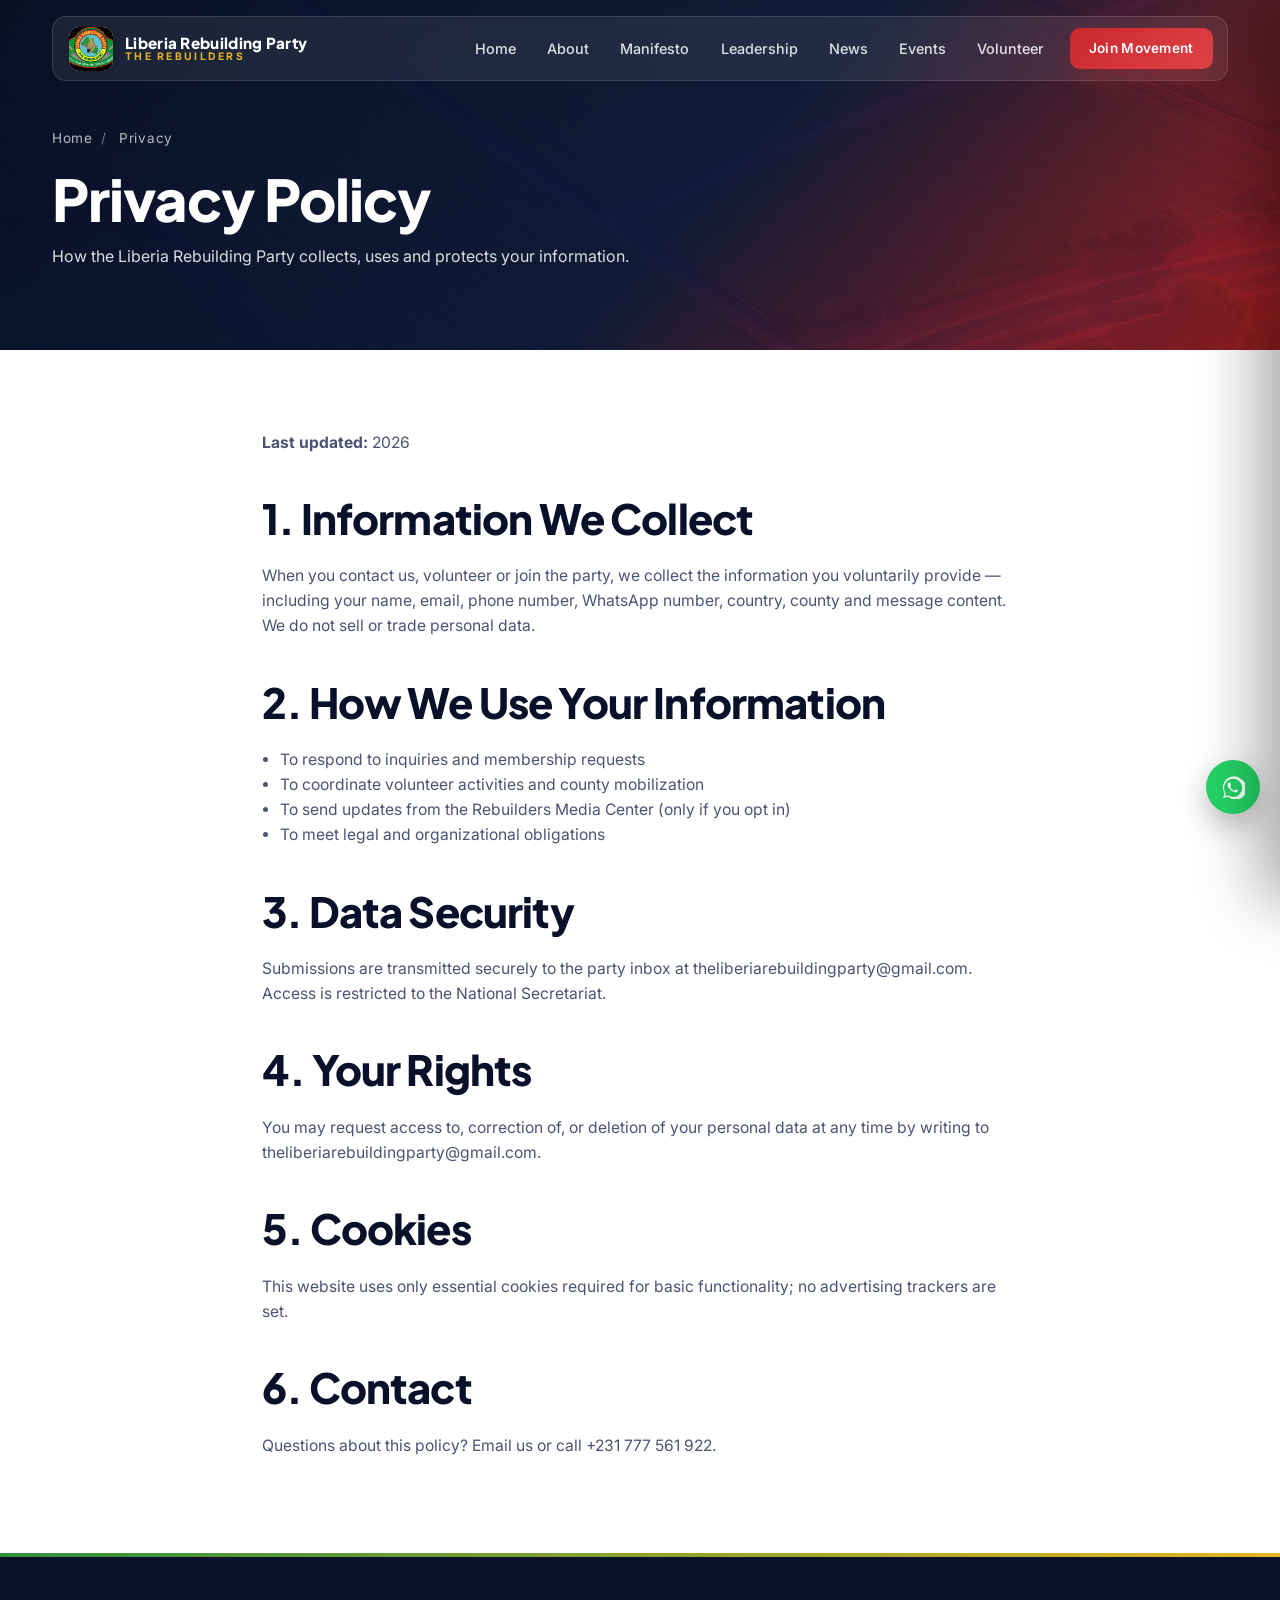
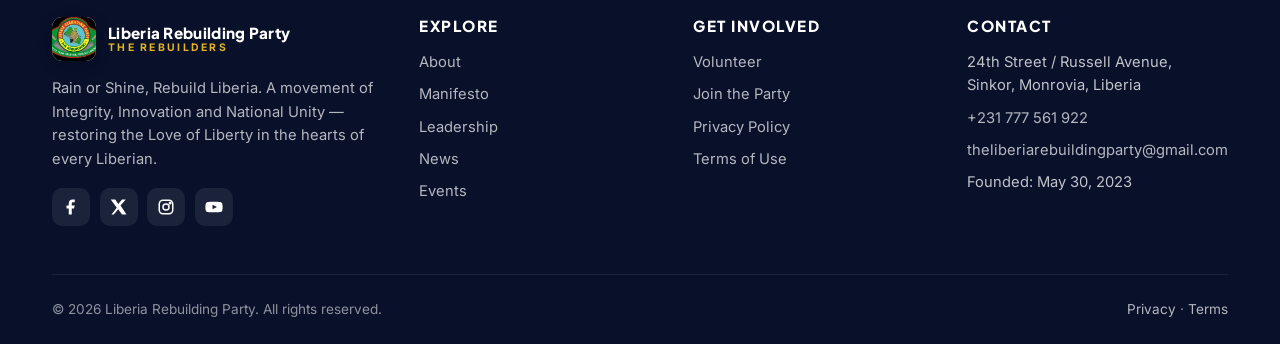
<file: privacy.html>
<!doctype html>
<html lang="en">
<head><title>Privacy Policy | Liberia Rebuilding Party</title><meta name="description" content="How the Liberia Rebuilding Party collects, uses and protects visitor and member information." /><meta property="og:title" content="Privacy Policy | Liberia Rebuilding Party" /><meta property="og:description" content="How the Liberia Rebuilding Party collects, uses and protects visitor and member information." /><meta property="og:type" content="website" /><meta name="twitter:card" content="summary_large_image" />
<meta charset="UTF-8" />
<meta name="viewport" content="width=device-width,initial-scale=1" />
<meta name="theme-color" content="#0f1a3d" />
<meta name="author" content="Liberia Rebuilding Party" />
<link rel="icon" href="images/logo.jpg" />
<link rel="preconnect" href="https://fonts.googleapis.com">
<link rel="preconnect" href="https://fonts.gstatic.com" crossorigin>
<link href="https://fonts.googleapis.com/css2?family=Inter:wght@400;500;600;700&family=Plus+Jakarta+Sans:wght@500;600;700;800&display=swap" rel="stylesheet">
<link rel="stylesheet" href="css/main.css">
<link rel="stylesheet" href="css/components.css">
<link rel="stylesheet" href="css/animations.css">
<link rel="stylesheet" href="css/pages.css">
<link rel="stylesheet" href="css/responsive.css">
</head><body>
<div id="loader" class="loader" aria-hidden="true">
  <div class="loader__spinner"></div>
  <div class="loader__brand">The REBUILDERS — Rebuilding Liberia</div>
</div>
<div id="mouseGlow" class="mouse-glow" aria-hidden="true"></div>

<header class="navbar" id="navbar">
  <div class="container">
    <div class="navbar__inner">
      <a href="index.html" class="brand" aria-label="Liberia Rebuilding Party home">
        <span class="brand__logo"><img src="images/logo.jpg" alt="LRP logo" width="44" height="44"></span>
        <span class="brand__text">
          <span class="name">Liberia Rebuilding Party</span>
          <span class="brand__sub">The Rebuilders</span>
        </span>
      </a>
      <nav class="nav" aria-label="Primary">
        <a class="nav__link" href="index.html">Home</a>
        <a class="nav__link" href="about.html">About</a>
        <a class="nav__link" href="manifesto.html">Manifesto</a>
        <a class="nav__link" href="leadership.html">Leadership</a>
        <a class="nav__link" href="news.html">News</a>
        <a class="nav__link" href="events.html">Events</a>
        <a class="nav__link" href="volunteer.html">Volunteer</a>
        <a class="btn btn--primary btn--sm nav__cta" href="join-movement.html">Join Movement</a>
      </nav>
      <button id="hamburger" class="hamburger" aria-label="Open menu" aria-expanded="false">
        <span></span><span></span><span></span>
      </button>
    </div>
  </div>
</header>

<div id="overlay" class="overlay" aria-hidden="true"></div>
<aside id="mobileMenu" class="mobile-menu" aria-label="Mobile navigation">
  <a href="index.html" data-nav>Home</a>
  <a href="about.html" data-nav>About</a>
  <a href="manifesto.html" data-nav>Manifesto</a>
  <a href="leadership.html" data-nav>Leadership</a>
  <a href="news.html" data-nav>News</a>
  <a href="events.html" data-nav>Events</a>
  <a href="volunteer.html" data-nav>Volunteer</a>
  <a class="btn btn--primary" href="join-movement.html">Join Movement</a>
</aside>
<main class="page-fade">
<section class="page-hero"><div class="container"><div class="crumbs"><a href="index.html">Home</a><span>/</span> Privacy</div><h1>Privacy Policy</h1><p>How the Liberia Rebuilding Party collects, uses and protects your information.</p></div></section>
<section class="section"><div class="container legal">
  <p><strong>Last updated:</strong> 2026</p>
  <h2>1. Information We Collect</h2>
  <p>When you contact us, volunteer or join the party, we collect the information you voluntarily provide — including your name, email, phone number, WhatsApp number, country, county and message content. We do not sell or trade personal data.</p>
  <h2>2. How We Use Your Information</h2>
  <ul><li>To respond to inquiries and membership requests</li><li>To coordinate volunteer activities and county mobilization</li><li>To send updates from the Rebuilders Media Center (only if you opt in)</li><li>To meet legal and organizational obligations</li></ul>
  <h2>3. Data Security</h2>
  <p>Submissions are transmitted securely to the party inbox at <a href="mailto:theliberiarebuildingparty@gmail.com">theliberiarebuildingparty@gmail.com</a>. Access is restricted to the National Secretariat.</p>
  <h2>4. Your Rights</h2>
  <p>You may request access to, correction of, or deletion of your personal data at any time by writing to <a href="mailto:theliberiarebuildingparty@gmail.com">theliberiarebuildingparty@gmail.com</a>.</p>
  <h2>5. Cookies</h2>
  <p>This website uses only essential cookies required for basic functionality; no advertising trackers are set.</p>
  <h2>6. Contact</h2>
  <p>Questions about this policy? Email us or call <a href="tel:+231777561922">+231 777 561 922</a>.</p>
</div></section>
</main>
<footer class="footer">
  <div class="container">
    <div class="footer__grid">
      <div>
        <div class="brand">
          <span class="brand__logo"><img src="images/logo.jpg" alt="LRP logo"></span>
          <span class="brand__text">
            <span class="name">Liberia Rebuilding Party</span>
            <span class="brand__sub">The Rebuilders</span>
          </span>
        </div>
        <p class="footer__blurb">Rain or Shine, Rebuild Liberia. A movement of Integrity, Innovation and National Unity — restoring the Love of Liberty in the hearts of every Liberian.</p>
        <div class="footer__social" aria-label="Social links">
          <a href="#" aria-label="Facebook"><svg width="18" height="18" viewBox="0 0 24 24" fill="currentColor"><path d="M13 22v-8h3l1-4h-4V7.5c0-1.1.4-2 2-2h2V2h-3c-3 0-5 1.8-5 5v3H6v4h3v8h4z"/></svg></a>
          <a href="#" aria-label="Twitter/X"><svg width="18" height="18" viewBox="0 0 24 24" fill="currentColor"><path d="M18 2h3l-7 8 8 12h-6l-5-7-6 7H2l7-9L1 2h6l4 6 5-6z"/></svg></a>
          <a href="#" aria-label="Instagram"><svg width="18" height="18" viewBox="0 0 24 24" fill="none" stroke="currentColor" stroke-width="2"><rect x="3" y="3" width="18" height="18" rx="5"/><circle cx="12" cy="12" r="4"/><circle cx="17.5" cy="6.5" r="1" fill="currentColor"/></svg></a>
          <a href="#" aria-label="YouTube"><svg width="18" height="18" viewBox="0 0 24 24" fill="currentColor"><path d="M23 7.5a3 3 0 0 0-2-2C19 5 12 5 12 5s-7 0-9 .5a3 3 0 0 0-2 2C.5 9.5.5 12 .5 12s0 2.5.5 4.5a3 3 0 0 0 2 2C5 19 12 19 12 19s7 0 9-.5a3 3 0 0 0 2-2c.5-2 .5-4.5.5-4.5s0-2.5-.5-4.5zM10 15V9l6 3-6 3z"/></svg></a>
        </div>
      </div>
      <div>
        <h4>Explore</h4>
        <ul>
          <li><a href="about.html" class="link-underline">About</a></li>
          <li><a href="manifesto.html" class="link-underline">Manifesto</a></li>
          <li><a href="leadership.html" class="link-underline">Leadership</a></li>
          <li><a href="news.html" class="link-underline">News</a></li>
          <li><a href="events.html" class="link-underline">Events</a></li>
        </ul>
      </div>
      <div>
        <h4>Get Involved</h4>
        <ul>
          <li><a href="volunteer.html" class="link-underline">Volunteer</a></li>
          <li><a href="volunteer.html" class="link-underline">Join the Party</a></li>
          <li><a href="privacy.html" class="link-underline">Privacy Policy</a></li>
          <li><a href="terms.html" class="link-underline">Terms of Use</a></li>
        </ul>
      </div>
      <div>
        <h4>Contact</h4>
        <ul class="footer__contact">
          <li>24th Street / Russell Avenue,<br>Sinkor, Monrovia, Liberia</li>
          <li><a href="tel:+231777561922">+231 777 561 922</a></li>
          <li><a href="mailto:theliberiarebuildingparty@gmail.com">theliberiarebuildingparty@gmail.com</a></li>
          <li>Founded: May 30, 2023</li>
        </ul>
      </div>
    </div>
    <div class="footer__bottom">
      <div>&copy; <span data-year></span> Liberia Rebuilding Party. All rights reserved.</div>
      <div><a href="privacy.html">Privacy</a> &middot; <a href="terms.html">Terms</a></div>
    </div>
  </div>
</footer>

<div class="float-actions">
  <a class="float-btn wa" href="https://wa.me/231777561922" target="_blank" rel="noopener" aria-label="WhatsApp us">
    <svg width="24" height="24" viewBox="0 0 24 24" fill="currentColor"><path d="M20 3.9A11 11 0 0 0 3.5 18l-1.4 5.1 5.2-1.4A11 11 0 1 0 20 3.9zm-8 18a9 9 0 0 1-4.6-1.3l-.3-.2-3.1.8.8-3-.2-.3A9 9 0 1 1 12 21.9zm5.1-6.7c-.3-.1-1.6-.8-1.9-.9-.3-.1-.4-.1-.6.1-.2.3-.7.9-.8 1.1-.2.2-.3.2-.6.1-.3-.1-1.2-.4-2.3-1.4-.9-.8-1.4-1.7-1.6-2-.2-.3 0-.5.1-.6l.4-.5c.1-.2.2-.3.3-.5.1-.2 0-.4 0-.5s-.6-1.5-.8-2c-.2-.5-.4-.5-.6-.5h-.5c-.2 0-.5.1-.7.3-.2.3-.9.9-.9 2.2s.9 2.5 1 2.7c.1.2 1.8 2.7 4.3 3.7 2.5 1 2.5.7 3 .7.5 0 1.6-.6 1.8-1.3.2-.6.2-1.2.2-1.3-.1-.2-.3-.3-.5-.4z"/></svg>
  </a>
  <button id="backToTop" class="float-btn top" aria-label="Back to top">
    <svg width="20" height="20" viewBox="0 0 24 24" fill="none" stroke="currentColor" stroke-width="3" stroke-linecap="round" stroke-linejoin="round"><polyline points="6 15 12 9 18 15"/></svg>
  </button>
</div>

<script src="js/main.js" defer></script>
<script src="js/navbar.js" defer></script>
<script src="js/scroll.js" defer></script>
<script src="js/animation.js" defer></script>
<script src="js/slider.js" defer></script>
<script src="js/form.js" defer></script>
<script src="js/contact.js" defer></script>
</body></html>
</file>
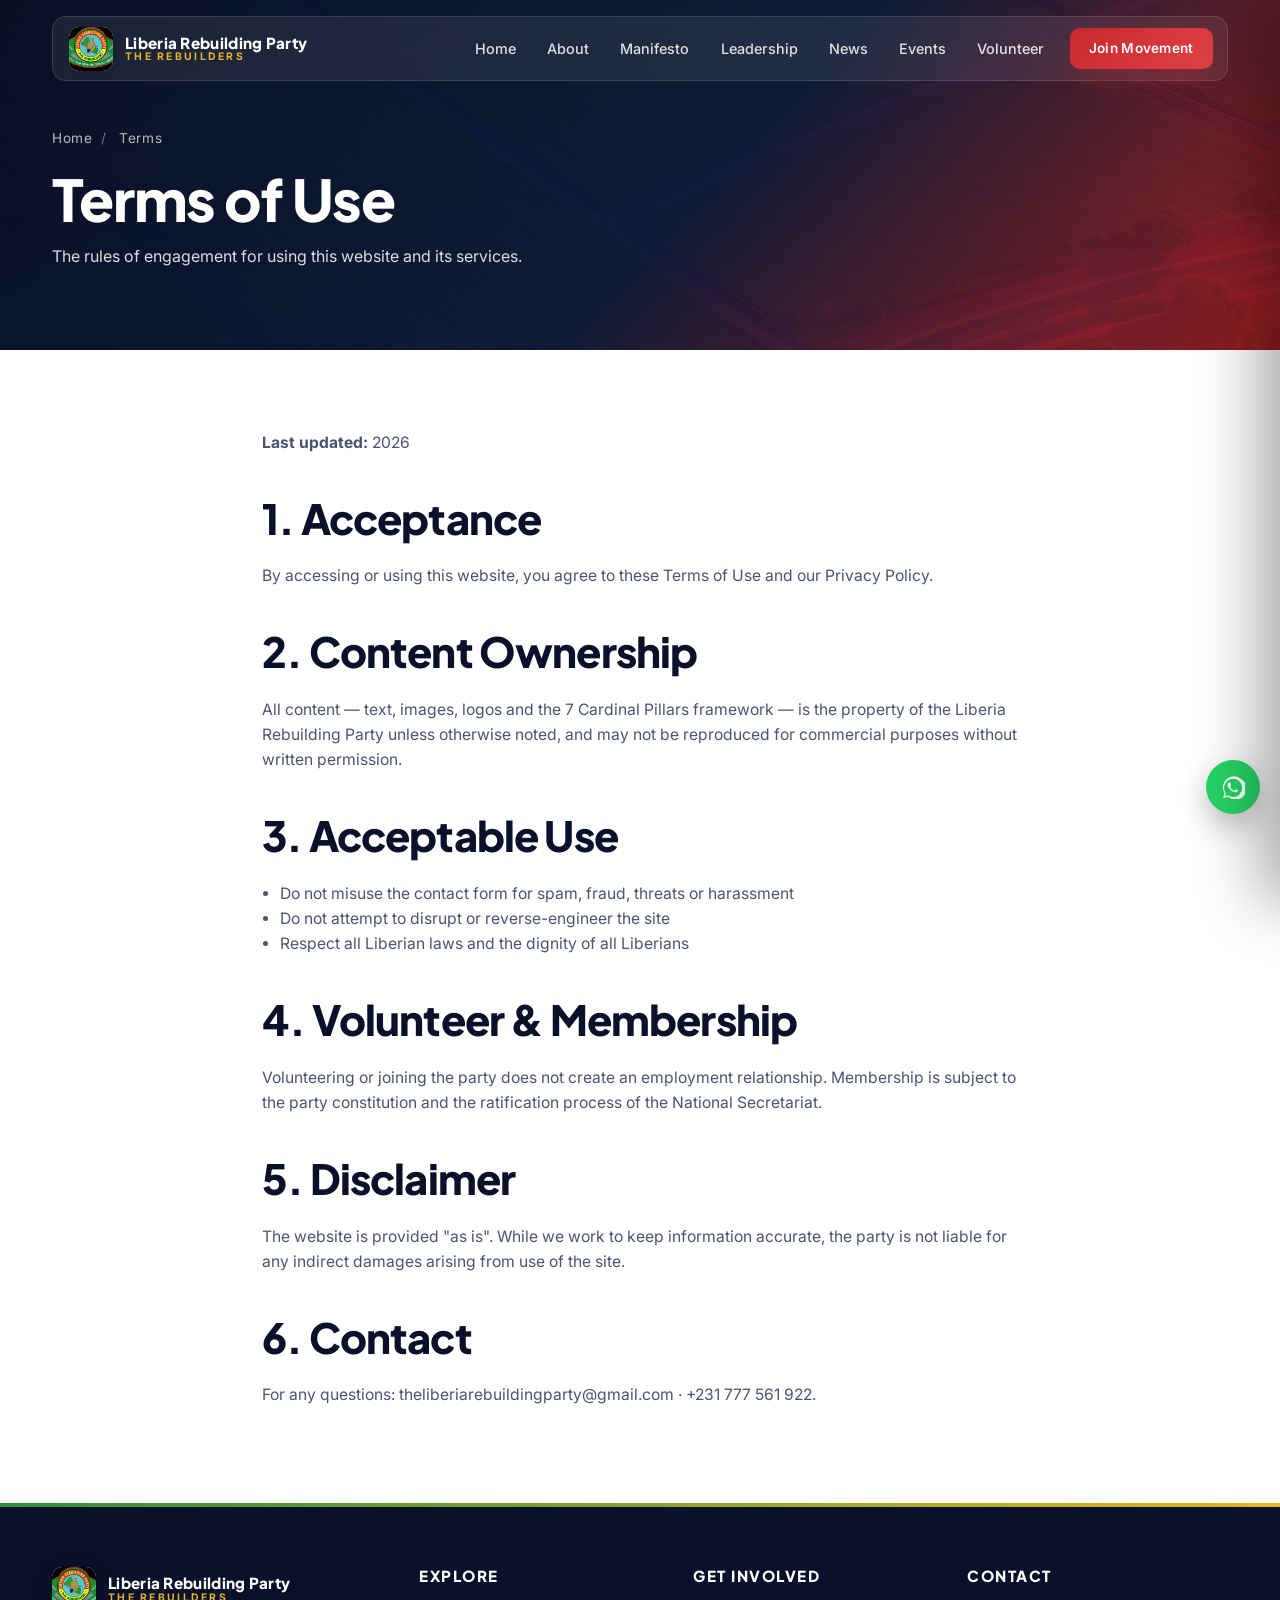
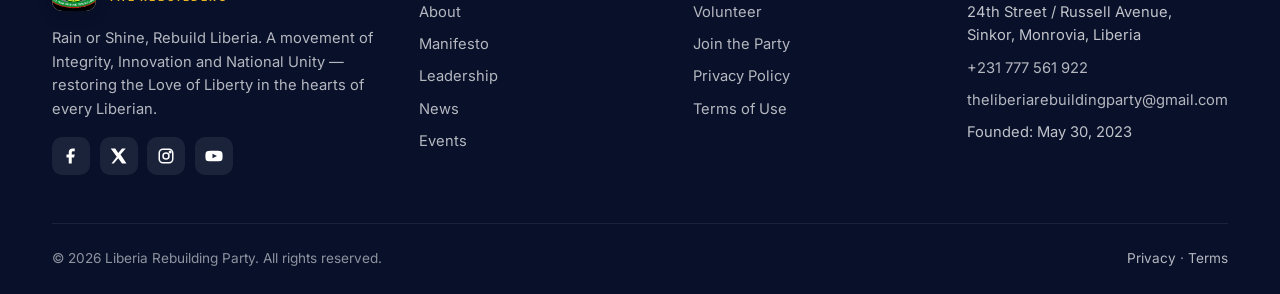
<file: terms.html>
<!doctype html>
<html lang="en">
<head><title>Terms of Use | Liberia Rebuilding Party</title><meta name="description" content="Terms of use for the Liberia Rebuilding Party website, volunteers and members." /><meta property="og:title" content="Terms of Use | Liberia Rebuilding Party" /><meta property="og:description" content="Terms of use for the Liberia Rebuilding Party website, volunteers and members." /><meta property="og:type" content="website" /><meta name="twitter:card" content="summary_large_image" />
<meta charset="UTF-8" />
<meta name="viewport" content="width=device-width,initial-scale=1" />
<meta name="theme-color" content="#0f1a3d" />
<meta name="author" content="Liberia Rebuilding Party" />
<link rel="icon" href="images/logo.jpg" />
<link rel="preconnect" href="https://fonts.googleapis.com">
<link rel="preconnect" href="https://fonts.gstatic.com" crossorigin>
<link href="https://fonts.googleapis.com/css2?family=Inter:wght@400;500;600;700&family=Plus+Jakarta+Sans:wght@500;600;700;800&display=swap" rel="stylesheet">
<link rel="stylesheet" href="css/main.css">
<link rel="stylesheet" href="css/components.css">
<link rel="stylesheet" href="css/animations.css">
<link rel="stylesheet" href="css/pages.css">
<link rel="stylesheet" href="css/responsive.css">
</head><body>
<div id="loader" class="loader" aria-hidden="true">
  <div class="loader__spinner"></div>
  <div class="loader__brand">The REBUILDERS — Rebuilding Liberia</div>
</div>
<div id="mouseGlow" class="mouse-glow" aria-hidden="true"></div>

<header class="navbar" id="navbar">
  <div class="container">
    <div class="navbar__inner">
      <a href="index.html" class="brand" aria-label="Liberia Rebuilding Party home">
        <span class="brand__logo"><img src="images/logo.jpg" alt="LRP logo" width="44" height="44"></span>
        <span class="brand__text">
          <span class="name">Liberia Rebuilding Party</span>
          <span class="brand__sub">The Rebuilders</span>
        </span>
      </a>
      <nav class="nav" aria-label="Primary">
        <a class="nav__link" href="index.html">Home</a>
        <a class="nav__link" href="about.html">About</a>
        <a class="nav__link" href="manifesto.html">Manifesto</a>
        <a class="nav__link" href="leadership.html">Leadership</a>
        <a class="nav__link" href="news.html">News</a>
        <a class="nav__link" href="events.html">Events</a>
        <a class="nav__link" href="volunteer.html">Volunteer</a>
        <a class="btn btn--primary btn--sm nav__cta" href="join-movement.html">Join Movement</a>
      </nav>
      <button id="hamburger" class="hamburger" aria-label="Open menu" aria-expanded="false">
        <span></span><span></span><span></span>
      </button>
    </div>
  </div>
</header>

<div id="overlay" class="overlay" aria-hidden="true"></div>
<aside id="mobileMenu" class="mobile-menu" aria-label="Mobile navigation">
  <a href="index.html" data-nav>Home</a>
  <a href="about.html" data-nav>About</a>
  <a href="manifesto.html" data-nav>Manifesto</a>
  <a href="leadership.html" data-nav>Leadership</a>
  <a href="news.html" data-nav>News</a>
  <a href="events.html" data-nav>Events</a>
  <a href="volunteer.html" data-nav>Volunteer</a>
  <a class="btn btn--primary" href="join-movement.html">Join Movement</a>
</aside>
<main class="page-fade">
<section class="page-hero"><div class="container"><div class="crumbs"><a href="index.html">Home</a><span>/</span> Terms</div><h1>Terms of Use</h1><p>The rules of engagement for using this website and its services.</p></div></section>
<section class="section"><div class="container legal">
  <p><strong>Last updated:</strong> 2026</p>
  <h2>1. Acceptance</h2>
  <p>By accessing or using this website, you agree to these Terms of Use and our Privacy Policy.</p>
  <h2>2. Content Ownership</h2>
  <p>All content — text, images, logos and the 7 Cardinal Pillars framework — is the property of the Liberia Rebuilding Party unless otherwise noted, and may not be reproduced for commercial purposes without written permission.</p>
  <h2>3. Acceptable Use</h2>
  <ul><li>Do not misuse the contact form for spam, fraud, threats or harassment</li><li>Do not attempt to disrupt or reverse-engineer the site</li><li>Respect all Liberian laws and the dignity of all Liberians</li></ul>
  <h2>4. Volunteer & Membership</h2>
  <p>Volunteering or joining the party does not create an employment relationship. Membership is subject to the party constitution and the ratification process of the National Secretariat.</p>
  <h2>5. Disclaimer</h2>
  <p>The website is provided "as is". While we work to keep information accurate, the party is not liable for any indirect damages arising from use of the site.</p>
  <h2>6. Contact</h2>
  <p>For any questions: <a href="mailto:theliberiarebuildingparty@gmail.com">theliberiarebuildingparty@gmail.com</a> &middot; <a href="tel:+231777561922">+231 777 561 922</a>.</p>
</div></section>
</main>
<footer class="footer">
  <div class="container">
    <div class="footer__grid">
      <div>
        <div class="brand">
          <span class="brand__logo"><img src="images/logo.jpg" alt="LRP logo"></span>
          <span class="brand__text">
            <span class="name">Liberia Rebuilding Party</span>
            <span class="brand__sub">The Rebuilders</span>
          </span>
        </div>
        <p class="footer__blurb">Rain or Shine, Rebuild Liberia. A movement of Integrity, Innovation and National Unity — restoring the Love of Liberty in the hearts of every Liberian.</p>
        <div class="footer__social" aria-label="Social links">
          <a href="#" aria-label="Facebook"><svg width="18" height="18" viewBox="0 0 24 24" fill="currentColor"><path d="M13 22v-8h3l1-4h-4V7.5c0-1.1.4-2 2-2h2V2h-3c-3 0-5 1.8-5 5v3H6v4h3v8h4z"/></svg></a>
          <a href="#" aria-label="Twitter/X"><svg width="18" height="18" viewBox="0 0 24 24" fill="currentColor"><path d="M18 2h3l-7 8 8 12h-6l-5-7-6 7H2l7-9L1 2h6l4 6 5-6z"/></svg></a>
          <a href="#" aria-label="Instagram"><svg width="18" height="18" viewBox="0 0 24 24" fill="none" stroke="currentColor" stroke-width="2"><rect x="3" y="3" width="18" height="18" rx="5"/><circle cx="12" cy="12" r="4"/><circle cx="17.5" cy="6.5" r="1" fill="currentColor"/></svg></a>
          <a href="#" aria-label="YouTube"><svg width="18" height="18" viewBox="0 0 24 24" fill="currentColor"><path d="M23 7.5a3 3 0 0 0-2-2C19 5 12 5 12 5s-7 0-9 .5a3 3 0 0 0-2 2C.5 9.5.5 12 .5 12s0 2.5.5 4.5a3 3 0 0 0 2 2C5 19 12 19 12 19s7 0 9-.5a3 3 0 0 0 2-2c.5-2 .5-4.5.5-4.5s0-2.5-.5-4.5zM10 15V9l6 3-6 3z"/></svg></a>
        </div>
      </div>
      <div>
        <h4>Explore</h4>
        <ul>
          <li><a href="about.html" class="link-underline">About</a></li>
          <li><a href="manifesto.html" class="link-underline">Manifesto</a></li>
          <li><a href="leadership.html" class="link-underline">Leadership</a></li>
          <li><a href="news.html" class="link-underline">News</a></li>
          <li><a href="events.html" class="link-underline">Events</a></li>
        </ul>
      </div>
      <div>
        <h4>Get Involved</h4>
        <ul>
          <li><a href="volunteer.html" class="link-underline">Volunteer</a></li>
          <li><a href="volunteer.html" class="link-underline">Join the Party</a></li>
          <li><a href="privacy.html" class="link-underline">Privacy Policy</a></li>
          <li><a href="terms.html" class="link-underline">Terms of Use</a></li>
        </ul>
      </div>
      <div>
        <h4>Contact</h4>
        <ul class="footer__contact">
          <li>24th Street / Russell Avenue,<br>Sinkor, Monrovia, Liberia</li>
          <li><a href="tel:+231777561922">+231 777 561 922</a></li>
          <li><a href="mailto:theliberiarebuildingparty@gmail.com">theliberiarebuildingparty@gmail.com</a></li>
          <li>Founded: May 30, 2023</li>
        </ul>
      </div>
    </div>
    <div class="footer__bottom">
      <div>&copy; <span data-year></span> Liberia Rebuilding Party. All rights reserved.</div>
      <div><a href="privacy.html">Privacy</a> &middot; <a href="terms.html">Terms</a></div>
    </div>
  </div>
</footer>

<div class="float-actions">
  <a class="float-btn wa" href="https://wa.me/231777561922" target="_blank" rel="noopener" aria-label="WhatsApp us">
    <svg width="24" height="24" viewBox="0 0 24 24" fill="currentColor"><path d="M20 3.9A11 11 0 0 0 3.5 18l-1.4 5.1 5.2-1.4A11 11 0 1 0 20 3.9zm-8 18a9 9 0 0 1-4.6-1.3l-.3-.2-3.1.8.8-3-.2-.3A9 9 0 1 1 12 21.9zm5.1-6.7c-.3-.1-1.6-.8-1.9-.9-.3-.1-.4-.1-.6.1-.2.3-.7.9-.8 1.1-.2.2-.3.2-.6.1-.3-.1-1.2-.4-2.3-1.4-.9-.8-1.4-1.7-1.6-2-.2-.3 0-.5.1-.6l.4-.5c.1-.2.2-.3.3-.5.1-.2 0-.4 0-.5s-.6-1.5-.8-2c-.2-.5-.4-.5-.6-.5h-.5c-.2 0-.5.1-.7.3-.2.3-.9.9-.9 2.2s.9 2.5 1 2.7c.1.2 1.8 2.7 4.3 3.7 2.5 1 2.5.7 3 .7.5 0 1.6-.6 1.8-1.3.2-.6.2-1.2.2-1.3-.1-.2-.3-.3-.5-.4z"/></svg>
  </a>
  <button id="backToTop" class="float-btn top" aria-label="Back to top">
    <svg width="20" height="20" viewBox="0 0 24 24" fill="none" stroke="currentColor" stroke-width="3" stroke-linecap="round" stroke-linejoin="round"><polyline points="6 15 12 9 18 15"/></svg>
  </button>
</div>

<script src="js/main.js" defer></script>
<script src="js/navbar.js" defer></script>
<script src="js/scroll.js" defer></script>
<script src="js/animation.js" defer></script>
<script src="js/slider.js" defer></script>
<script src="js/form.js" defer></script>
<script src="js/contact.js" defer></script>
</body></html>
</file>
<file: css/main.css>
/* ============================================================
   Liberia Rebuilding Party — Main Stylesheet
   Design tokens, base, layout, sections
   ============================================================ */
:root{
  --navy:#0f1a3d;
  --navy-deep:#08102a;
  --navy-soft:#1a2757;
  --red:#c9282d;
  --red-dark:#a01f24;
  --green:#2f8f3d;
  --gold:#e6b422;
  --gold-dark:#c69914;
  --blue:#245aa8;
  --cream:#fbf7ee;
  --bg:#ffffff;
  --surface:#f7f6f2;
  --text:#141a2e;
  --text-soft:#4b5375;
  --muted:#8890a8;
  --border:#e6e6ee;
  --radius:14px;
  --radius-sm:8px;
  --radius-lg:22px;
  --shadow-sm:0 4px 12px rgba(10,16,45,.06);
  --shadow:0 14px 40px -14px rgba(10,16,45,.18);
  --shadow-lg:0 30px 70px -20px rgba(10,16,45,.28);
  --gradient-hero:linear-gradient(135deg, rgba(8,16,42,.92) 0%, rgba(15,26,61,.78) 50%, rgba(201,40,45,.55) 100%);
  --gradient-cta:linear-gradient(135deg,var(--red) 0%, #e04248 100%);
  --gradient-gold:linear-gradient(135deg,var(--gold) 0%, #f4cb4a 100%);
  --font-display:"Plus Jakarta Sans","Inter",system-ui,sans-serif;
  --font-body:"Inter",system-ui,sans-serif;
  --header-h:78px;
}

*,*::before,*::after{box-sizing:border-box}
html{scroll-behavior:smooth;-webkit-text-size-adjust:100%}
body{
  margin:0;
  font-family:var(--font-body);
  color:var(--text);
  background:var(--bg);
  line-height:1.6;
  -webkit-font-smoothing:antialiased;
  overflow-x:hidden;
}
img{max-width:100%;height:auto;display:block}
a{color:inherit;text-decoration:none;transition:color .2s ease}
a:hover{color:var(--red)}
button{font:inherit;cursor:pointer;border:none;background:none;color:inherit}
h1,h2,h3,h4,h5,h6{
  font-family:var(--font-display);
  margin:0 0 .5em;
  line-height:1.15;
  letter-spacing:-.02em;
  color:var(--navy-deep);
  font-weight:800;
}
h1{font-size:clamp(2.2rem,5vw,3.6rem)}
h2{font-size:clamp(1.8rem,3.6vw,2.6rem)}
h3{font-size:clamp(1.25rem,2vw,1.5rem)}
p{margin:0 0 1em}
ul{padding-left:1.1rem}

/* Layout */
.container{width:100%;max-width:1240px;margin-inline:auto;padding-inline:1.25rem}
@media(min-width:768px){.container{padding-inline:2rem}}

.section{padding:5rem 0}
.section-tight{padding:3.5rem 0}
.section-alt{background:var(--surface)}
.section-navy{background:var(--navy-deep);color:#fff}
.section-navy h1,.section-navy h2,.section-navy h3{color:#fff}
.section-navy p{color:rgba(255,255,255,.8)}

.eyebrow{
  display:inline-block;
  font-size:.78rem;
  letter-spacing:.22em;
  font-weight:700;
  text-transform:uppercase;
  color:var(--red);
  padding:.4rem .8rem;
  border:1px solid rgba(201,40,45,.25);
  background:rgba(201,40,45,.06);
  border-radius:999px;
  margin-bottom:1rem;
}
.section-head{max-width:780px;margin:0 auto 3rem;text-align:center}
.section-head p{color:var(--text-soft);font-size:1.05rem}

.grid{display:grid;gap:1.5rem}
.grid-2{grid-template-columns:repeat(auto-fit,minmax(320px,1fr))}
.grid-3{grid-template-columns:repeat(auto-fit,minmax(280px,1fr))}
.grid-4{grid-template-columns:repeat(auto-fit,minmax(240px,1fr))}

.divider{
  height:4px;width:60px;border-radius:4px;
  background:var(--gradient-cta);
  margin:0 auto 1.25rem;
}

/* HERO */
.hero{
  position:relative;
  min-height:88vh;
  display:flex;
  align-items:center;
  color:#fff;
  overflow:hidden;
  isolation:isolate;
}
.hero__bg{
  position:absolute;inset:0;z-index:-2;
  background:url("../images/hero.jpg") center/cover no-repeat;
  transform:scale(1.05);
  animation:heroZoom 18s ease-in-out infinite alternate;
}
.hero::after{
  content:"";position:absolute;inset:0;z-index:-1;
  background:var(--gradient-hero);
}
.hero__content{max-width:820px;padding:6rem 0 4rem}
.hero__eyebrow{
  display:inline-flex;align-items:center;gap:.5rem;
  padding:.5rem 1rem;border-radius:999px;
  background:rgba(255,255,255,.12);backdrop-filter:blur(6px);
  color:#fff;font-size:.78rem;letter-spacing:.2em;font-weight:600;text-transform:uppercase;
  border:1px solid rgba(255,255,255,.2);
}
.hero h1{color:#fff;margin-top:1.25rem;font-size:clamp(2.4rem,6vw,4.4rem);text-shadow:0 4px 30px rgba(0,0,0,.35)}
.hero__lead{font-size:clamp(1.05rem,1.6vw,1.25rem);color:rgba(255,255,255,.9);max-width:640px;margin-bottom:2rem}
.hero__cta{display:flex;gap:1rem;flex-wrap:wrap}
.hero__stats{
  display:flex;gap:2.5rem;flex-wrap:wrap;margin-top:3rem;
  padding-top:2rem;border-top:1px solid rgba(255,255,255,.15);
}
.hero__stat .num{
  font-family:var(--font-display);font-weight:800;font-size:2.2rem;color:var(--gold);
  display:block;line-height:1;
}
.hero__stat .lbl{color:rgba(255,255,255,.75);font-size:.85rem;letter-spacing:.1em;text-transform:uppercase}

/* PAGE HERO (sub-pages) */
.page-hero{
  position:relative;
  padding:8rem 0 4rem;
  background:linear-gradient(135deg,var(--navy-deep),var(--navy) 55%, var(--red-dark));
  color:#fff;
  overflow:hidden;
  isolation:isolate;
}
.page-hero::before{
  content:"";position:absolute;inset:0;z-index:-1;opacity:.15;
  background:url("../images/vision.jpg") center/cover;
  mix-blend-mode:overlay;
}
.page-hero h1{color:#fff;margin-bottom:.75rem}
.page-hero p{color:rgba(255,255,255,.85);max-width:640px}
.crumbs{color:rgba(255,255,255,.7);font-size:.85rem;letter-spacing:.05em;margin-bottom:1rem}
.crumbs a:hover{color:var(--gold)}
.crumbs span{margin:0 .5rem;opacity:.6}

/* FEATURE / TWO-COL */
.two-col{display:grid;gap:3rem;align-items:center;grid-template-columns:1fr}
@media(min-width:900px){.two-col{grid-template-columns:1fr 1fr}}
.two-col.reverse >:first-child{order:2}
@media(min-width:900px){.two-col.reverse >:first-child{order:0}}
.two-col__media{
  border-radius:var(--radius-lg);
  overflow:hidden;
  box-shadow:var(--shadow-lg);
  position:relative;
  aspect-ratio:4/3;
}
.two-col__media img{width:100%;height:100%;object-fit:cover;transition:transform .8s ease}
.two-col__media:hover img{transform:scale(1.06)}
.two-col__media::after{
  content:"";position:absolute;inset:auto 0 0 0;height:40%;
  background:linear-gradient(to top, rgba(15,26,61,.35), transparent);
}

/* PILLAR CARDS */
.pillar{
  background:#fff;
  border:1px solid var(--border);
  border-radius:var(--radius-lg);
  padding:2rem;
  position:relative;
  transition:all .4s cubic-bezier(.2,.7,.2,1);
  overflow:hidden;
  isolation:isolate;
}
.pillar::before{
  content:"";position:absolute;inset:0;z-index:-1;
  background:linear-gradient(135deg,rgba(201,40,45,.06),rgba(230,180,34,.05));
  opacity:0;transition:opacity .4s ease;
}
.pillar:hover{transform:translateY(-6px);box-shadow:var(--shadow-lg);border-color:transparent}
.pillar:hover::before{opacity:1}
.pillar__num{
  font-family:var(--font-display);font-weight:800;font-size:2.4rem;
  background:var(--gradient-cta);-webkit-background-clip:text;background-clip:text;color:transparent;
  line-height:1;margin-bottom:.75rem;display:block;
}
.pillar__tag{
  color:var(--red);font-size:.72rem;letter-spacing:.18em;text-transform:uppercase;font-weight:700;
  display:block;margin-bottom:.5rem;
}
.pillar h3{margin-bottom:.5rem}
.pillar p{color:var(--text-soft);font-size:.95rem;margin:0}

/* VALUES */
.value{
  padding:1.75rem;
  border-radius:var(--radius);
  background:#fff;
  border:1px solid var(--border);
  transition:transform .3s,box-shadow .3s;
}
.value:hover{transform:translateY(-4px);box-shadow:var(--shadow)}
.value__icon{
  width:52px;height:52px;border-radius:14px;
  display:grid;place-items:center;
  background:var(--gradient-cta);color:#fff;font-weight:800;font-size:1.1rem;
  margin-bottom:1rem;
}
.value h4{margin:0 0 .25rem;font-size:1.1rem}
.value p{margin:0;color:var(--text-soft);font-size:.92rem}

/* COLOR SYMBOLISM */
.symbols{display:grid;gap:1rem;grid-template-columns:repeat(auto-fit,minmax(240px,1fr))}
.symbol{
  border-radius:var(--radius);padding:1.5rem;color:#fff;
  position:relative;overflow:hidden;isolation:isolate;
  min-height:200px;display:flex;flex-direction:column;justify-content:flex-end;
  box-shadow:var(--shadow);
}
.symbol::before{content:"";position:absolute;inset:0;z-index:-1;opacity:.9}
.symbol.green::before{background:linear-gradient(135deg,#1f6b2c,var(--green))}
.symbol.gold::before{background:linear-gradient(135deg,var(--gold-dark),var(--gold));color:var(--navy-deep)}
.symbol.gold{color:var(--navy-deep)}
.symbol.red::before{background:linear-gradient(135deg,var(--red-dark),var(--red))}
.symbol.blue::before{background:linear-gradient(135deg,#173f78,var(--blue))}
.symbol h4{color:inherit;margin:0 0 .25rem;font-size:1.2rem}
.symbol p{margin:0;font-size:.9rem;opacity:.95}

/* LEADER CARD */
.leader{
  background:#fff;border-radius:var(--radius-lg);overflow:hidden;
  border:1px solid var(--border);transition:all .4s ease;
  display:flex;flex-direction:column;
}
.leader:hover{transform:translateY(-6px);box-shadow:var(--shadow-lg)}
.leader__img{aspect-ratio:4/5;overflow:hidden;background:var(--surface)}
.leader__img img{width:100%;height:100%;object-fit:contain;transition:transform .8s ease}
.leader:hover .leader__img img{transform:scale(1.08)}
.leader__body{padding:1.5rem}
.leader__role{
  color:var(--red);font-size:.7rem;letter-spacing:.18em;text-transform:uppercase;
  font-weight:700;display:block;margin-bottom:.35rem;
}
.leader h3{margin:0 0 .5rem;font-size:1.15rem}
.leader p{color:var(--text-soft);font-size:.9rem;margin:0}

/* NEWS / EVENTS */
.news-card{
  background:#fff;border:1px solid var(--border);border-radius:var(--radius-lg);
  overflow:hidden;transition:all .4s ease;display:flex;flex-direction:column;
}
.news-card:hover{transform:translateY(-4px);box-shadow:var(--shadow-lg);border-color:transparent}
.news-card__img{aspect-ratio:16/10;overflow:hidden;background:var(--surface)}
.news-card__img img{width:100%;height:100%;object-fit:contain;transition:transform .8s ease}
.news-card:hover .news-card__img img{transform:scale(1.06)}
.news-card__body{padding:1.5rem;flex:1;display:flex;flex-direction:column}
.news-card__meta{color:var(--muted);font-size:.78rem;letter-spacing:.12em;text-transform:uppercase;margin-bottom:.5rem}
.news-card__tag{color:var(--red);font-weight:700}
.news-card h3{font-size:1.15rem;margin:0 0 .5rem}
.news-card p{color:var(--text-soft);font-size:.92rem;margin:0 0 1rem}
.news-card__link{margin-top:auto;color:var(--red);font-weight:600;font-size:.9rem;letter-spacing:.05em}

.event{
  display:grid;grid-template-columns:120px 1fr;gap:1.5rem;
  padding:1.5rem;border-radius:var(--radius);background:#fff;
  border:1px solid var(--border);transition:all .3s ease;
}
.event:hover{border-color:transparent;box-shadow:var(--shadow)}
.event__date{
  background:var(--gradient-cta);color:#fff;border-radius:var(--radius-sm);
  padding:1rem;text-align:center;display:flex;flex-direction:column;justify-content:center;
}
.event__date .m{font-size:.75rem;letter-spacing:.15em;text-transform:uppercase;opacity:.9}
.event__date .d{font-family:var(--font-display);font-weight:800;font-size:2rem;line-height:1}
.event__date .y{font-size:.8rem;opacity:.9}
.event h3{margin:0 0 .35rem;font-size:1.15rem}
.event__where{color:var(--red);font-size:.85rem;font-weight:600;margin-bottom:.5rem}
.event p{color:var(--text-soft);margin:0;font-size:.92rem}

/* GALLERY */
.gallery{display:grid;gap:.75rem;grid-template-columns:repeat(auto-fit,minmax(200px,1fr))}
.gallery__item{
  aspect-ratio:1;overflow:hidden;border-radius:var(--radius);cursor:pointer;
  position:relative;isolation:isolate;
}
.gallery__item img{width:100%;height:100%;object-fit:contain;transition:transform .8s ease}
.gallery__item:hover img{transform:scale(1.12)}
.gallery__item::after{
  content:"";position:absolute;inset:0;background:linear-gradient(to top,rgba(15,26,61,.6),transparent 60%);
  opacity:0;transition:opacity .3s ease;
}
.gallery__item:hover::after{opacity:1}

/* CTA BAND */
.cta-band{
  background:linear-gradient(135deg,var(--navy-deep),var(--navy) 60%, var(--red-dark));
  color:#fff;padding:5rem 0;text-align:center;
  position:relative;overflow:hidden;isolation:isolate;
}
.cta-band::before{
  content:"";position:absolute;inset:0;z-index:-1;opacity:.08;
  background:url("../images/community.jpg") center/cover;
}
.cta-band h2{color:#fff}
.cta-band p{color:rgba(255,255,255,.8);max-width:560px;margin:0 auto 2rem}
</file>
<file: css/components.css>
/* ============================================================
   Components — buttons, navbar, footer, forms, modal
   ============================================================ */

/* Buttons */
.btn{
  display:inline-flex;align-items:center;justify-content:center;gap:.55rem;
  padding:.9rem 1.75rem;font-weight:600;font-size:.95rem;
  border-radius:10px;letter-spacing:.02em;
  transition:transform .25s ease, box-shadow .25s ease, background .25s ease, color .25s ease;
  position:relative;overflow:hidden;isolation:isolate;
  cursor:pointer;text-align:center;
}
.btn:hover{transform:translateY(-2px)}
.btn:active{transform:translateY(0)}
.btn--primary{background:var(--gradient-cta);color:#fff;box-shadow:0 12px 30px -10px rgba(201,40,45,.55)}
.btn--primary:hover{color:#fff;box-shadow:0 18px 40px -10px rgba(201,40,45,.7)}
.btn--gold{background:var(--gradient-gold);color:var(--navy-deep);box-shadow:0 12px 30px -10px rgba(230,180,34,.55)}
.btn--gold:hover{color:var(--navy-deep)}
.btn--outline{background:transparent;color:#fff;border:2px solid rgba(255,255,255,.6)}
.btn--outline:hover{background:#fff;color:var(--navy-deep);border-color:#fff}
.btn--ghost{background:#fff;color:var(--navy-deep);border:1px solid var(--border)}
.btn--ghost:hover{border-color:var(--red);color:var(--red)}
.btn--sm{padding:.6rem 1.2rem;font-size:.85rem}
.btn--lg{padding:1.1rem 2.2rem;font-size:1rem}
/* Ripple */
.btn .ripple{
  position:absolute;border-radius:50%;transform:scale(0);
  animation:ripple .6s linear;background:rgba(255,255,255,.35);pointer-events:none;
}

/* Navbar */
.navbar{
  position:fixed;top:0;left:0;right:0;z-index:1000;
  transition:all .3s ease;
  padding:1rem 0;
}
.navbar__inner{
  display:flex;align-items:center;justify-content:space-between;gap:1.5rem;
  background:rgba(255,255,255,.08);
  backdrop-filter:blur(14px);-webkit-backdrop-filter:blur(14px);
  border:1px solid rgba(255,255,255,.12);
  border-radius:14px;padding:.6rem .9rem .6rem 1rem;
  transition:all .3s ease;
}
.navbar.scrolled{padding:.5rem 0;background:rgba(255,255,255,.92);backdrop-filter:blur(14px);box-shadow:var(--shadow-sm)}
.navbar.scrolled .navbar__inner{background:transparent;border-color:transparent}
.navbar.scrolled .nav__link{color:var(--navy-deep)}
.navbar.scrolled .brand__text{color:var(--navy-deep)}
.navbar.scrolled .brand__sub{color:var(--red)}
.navbar.scrolled .hamburger span{background:var(--navy-deep)}

.brand{display:flex;align-items:center;gap:.75rem;color:#fff;font-weight:700}
.brand__logo{
  width:44px;height:44px;border-radius:10px;overflow:hidden;
  background:#fff;box-shadow:0 4px 16px rgba(0,0,0,.15);
  display:grid;place-items:center;flex-shrink:0;
}
.brand__logo img{width:100%;height:100%;object-fit:cover}
.brand__text{display:flex;flex-direction:column;line-height:1.1}
.brand__text .name{font-family:var(--font-display);font-weight:800;font-size:.95rem;letter-spacing:.02em;color:#fff}
.brand__sub{font-size:.65rem;letter-spacing:.22em;text-transform:uppercase;color:var(--gold);font-weight:700}

.nav{display:flex;align-items:center;gap:.25rem}
.nav__link{
  color:rgba(255,255,255,.85);font-weight:500;font-size:.9rem;
  padding:.55rem .85rem;border-radius:8px;position:relative;
  transition:all .2s ease;
}
.nav__link:hover{color:#fff;background:rgba(255,255,255,.08)}
.navbar.scrolled .nav__link:hover{color:var(--red);background:rgba(201,40,45,.08)}
.nav__link.active{color:#fff;background:rgba(255,255,255,.15)}
.navbar.scrolled .nav__link.active{color:var(--red);background:rgba(201,40,45,.1)}
.nav__link::after{
  content:"";position:absolute;left:50%;bottom:2px;transform:translateX(-50%) scaleX(0);
  width:22px;height:2px;border-radius:2px;background:var(--red);
  transition:transform .3s ease;
}
.nav__link.active::after,.nav__link:hover::after{transform:translateX(-50%) scaleX(1)}

.nav__cta{margin-left:.5rem}

.hamburger{
  display:none;width:44px;height:44px;border-radius:10px;
  place-items:center;background:rgba(255,255,255,.08);
  border:1px solid rgba(255,255,255,.12);
}
.hamburger span{
  display:block;width:22px;height:2px;background:#fff;margin:4px 0;border-radius:2px;
  transition:transform .3s ease,opacity .3s ease;
}
.hamburger.open span:nth-child(1){transform:translateY(6px) rotate(45deg)}
.hamburger.open span:nth-child(2){opacity:0}
.hamburger.open span:nth-child(3){transform:translateY(-6px) rotate(-45deg)}

/* Mobile menu */
.mobile-menu{
  position:fixed;top:0;right:0;bottom:0;width:min(340px,86vw);
  background:linear-gradient(180deg,var(--navy-deep),var(--navy));
  color:#fff;z-index:1200;padding:5rem 1.5rem 2rem;
  transform:translateX(100%);transition:transform .35s cubic-bezier(.4,.0,.2,1);
  box-shadow:-20px 0 60px rgba(0,0,0,.35);overflow-y:auto;
}
.mobile-menu.open{transform:translateX(0)}
.mobile-menu a{
  display:block;padding:.9rem 1rem;border-radius:10px;color:#fff;
  font-weight:500;border-bottom:1px solid rgba(255,255,255,.08);
}
.mobile-menu a:hover{background:rgba(255,255,255,.06);color:var(--gold)}
.mobile-menu a.active{background:var(--gradient-cta)}
.mobile-menu .btn{width:100%;margin-top:1rem}
.overlay{
  position:fixed;inset:0;background:rgba(8,16,42,.55);backdrop-filter:blur(2px);
  z-index:1100;opacity:0;pointer-events:none;transition:opacity .3s ease;
}
.overlay.show{opacity:1;pointer-events:auto}

/* Footer */
.footer{
  background:var(--navy-deep);color:rgba(255,255,255,.75);
  padding:4rem 0 1.5rem;position:relative;overflow:hidden;
}
.footer::before{
  content:"";position:absolute;top:0;left:0;right:0;height:4px;
  background:linear-gradient(90deg,var(--green),var(--gold),var(--red),var(--blue));
  background-size:300% 100%;animation:gradientShift 8s ease infinite;
}
.footer__grid{display:grid;gap:2.5rem;grid-template-columns:1.4fr repeat(3,1fr)}
@media(max-width:900px){.footer__grid{grid-template-columns:1fr 1fr}}
@media(max-width:560px){.footer__grid{grid-template-columns:1fr}}
.footer h4{color:#fff;font-size:.95rem;letter-spacing:.1em;text-transform:uppercase;margin-bottom:1rem}
.footer a{color:rgba(255,255,255,.7)}
.footer a:hover{color:var(--gold)}
.footer ul{list-style:none;padding:0;margin:0}
.footer li{margin-bottom:.55rem;font-size:.92rem}
.footer .brand__text .name,.footer .brand__text{color:#fff}
.footer__blurb{font-size:.92rem;margin-top:1rem;color:rgba(255,255,255,.7)}
.footer__contact li{display:flex;align-items:flex-start;gap:.55rem}
.footer__social{display:flex;gap:.6rem;margin-top:1rem}
.footer__social a{
  width:38px;height:38px;border-radius:10px;display:grid;place-items:center;
  background:rgba(255,255,255,.08);color:#fff;transition:all .25s ease;
}
.footer__social a:hover{background:var(--red);transform:translateY(-3px);color:#fff}
.footer__bottom{
  border-top:1px solid rgba(255,255,255,.08);margin-top:3rem;padding-top:1.5rem;
  display:flex;justify-content:space-between;flex-wrap:wrap;gap:1rem;
  font-size:.85rem;color:rgba(255,255,255,.55);
}
.footer__bottom a:hover{color:var(--gold)}

/* Forms */
.form{
  background:#fff;border-radius:var(--radius-lg);padding:2.5rem;
  box-shadow:var(--shadow-lg);border:1px solid var(--border);
}
.form__row{display:grid;gap:1.25rem;grid-template-columns:1fr 1fr}
@media(max-width:640px){.form__row{grid-template-columns:1fr}}
.field{display:flex;flex-direction:column;gap:.4rem;margin-bottom:1.25rem}
.field label{font-size:.85rem;font-weight:600;color:var(--navy-deep);letter-spacing:.02em}
.field label .req{color:var(--red);margin-left:.15rem}
.field input,.field select,.field textarea{
  width:100%;padding:.85rem 1rem;
  border:1.5px solid var(--border);border-radius:10px;
  font:inherit;color:var(--text);background:#fff;
  transition:all .2s ease;
}
.field textarea{min-height:140px;resize:vertical}
.field input:focus,.field select:focus,.field textarea:focus{
  outline:none;border-color:var(--red);box-shadow:0 0 0 4px rgba(201,40,45,.1);
}
.field.error input,.field.error select,.field.error textarea{border-color:var(--red)}
.field .err-msg{color:var(--red);font-size:.8rem;display:none}
.field.error .err-msg{display:block}

.check-group{display:grid;gap:.75rem;margin:1.25rem 0}
.check{
  display:flex;align-items:flex-start;gap:.75rem;
  padding:1rem;border:1.5px solid var(--border);border-radius:10px;
  cursor:pointer;transition:all .2s ease;
}
.check:hover{border-color:var(--red);background:rgba(201,40,45,.02)}
.check input{width:20px;height:20px;accent-color:var(--red);margin-top:2px;flex-shrink:0}
.check__body strong{display:block;color:var(--navy-deep);font-size:.95rem;margin-bottom:.15rem}
.check__body span{color:var(--text-soft);font-size:.85rem}

.form__submit{width:100%;font-size:1.05rem;padding:1.1rem}

/* Info card */
.info-card{
  background:linear-gradient(160deg,var(--navy-deep),var(--navy));
  color:#fff;border-radius:var(--radius-lg);padding:2.5rem;
  box-shadow:var(--shadow-lg);position:relative;overflow:hidden;
}
.info-card::before{
  content:"";position:absolute;top:-40%;right:-20%;width:280px;height:280px;
  background:radial-gradient(circle,rgba(230,180,34,.25),transparent 70%);
  border-radius:50%;
}
.info-card h3{color:#fff;margin-bottom:1rem}
.info-card p{color:rgba(255,255,255,.8)}
.info-card .info-item{
  display:flex;align-items:flex-start;gap:1rem;
  padding:1rem 0;border-top:1px solid rgba(255,255,255,.08);
}
.info-item:first-of-type{border-top:none}
.info-item__icon{
  width:42px;height:42px;border-radius:10px;
  background:rgba(255,255,255,.1);display:grid;place-items:center;
  color:var(--gold);flex-shrink:0;
}
.info-item__body strong{display:block;color:#fff;font-size:.85rem;letter-spacing:.1em;text-transform:uppercase;margin-bottom:.15rem}
.info-item__body a,.info-item__body span{color:rgba(255,255,255,.85);font-size:.95rem}
.info-item__body a:hover{color:var(--gold)}

/* Modal */
.modal{
  position:fixed;inset:0;z-index:2000;
  display:none;place-items:center;padding:1rem;
  background:rgba(8,16,42,.65);backdrop-filter:blur(4px);
  animation:fadeIn .3s ease;
}
.modal.open{display:grid}
.modal__box{
  background:#fff;border-radius:var(--radius-lg);
  max-width:460px;width:100%;padding:2.5rem;text-align:center;
  box-shadow:0 40px 100px rgba(0,0,0,.4);
  animation:scaleIn .3s cubic-bezier(.2,.7,.2,1);
}
.modal__icon{
  width:72px;height:72px;border-radius:50%;
  background:linear-gradient(135deg,#2f8f3d,#4bb256);color:#fff;
  display:grid;place-items:center;margin:0 auto 1.25rem;
  font-size:2rem;box-shadow:0 12px 30px rgba(47,143,61,.4);
}
.modal__icon.err{background:linear-gradient(135deg,var(--red-dark),var(--red))}
.modal h3{margin-bottom:.5rem}
.modal p{color:var(--text-soft);margin-bottom:1.5rem}

/* Floating actions */
.float-actions{position:fixed;right:1.25rem;bottom:1.25rem;z-index:900;display:flex;flex-direction:column;gap:.75rem}
.float-btn{
  width:54px;height:54px;border-radius:50%;
  display:grid;place-items:center;color:#fff;
  box-shadow:0 12px 30px rgba(0,0,0,.25);
  transition:all .3s ease;
  position:relative;overflow:hidden;
}
.float-btn:hover{transform:scale(1.08);color:#fff}
.float-btn.wa{background:#25d366}
.float-btn.top{background:var(--navy-deep);opacity:0;transform:translateY(20px) scale(.8);pointer-events:none}
.float-btn.top.show{opacity:1;transform:translateY(0) scale(1);pointer-events:auto}
.float-btn.wa::after{
  content:"";position:absolute;inset:-4px;border-radius:50%;
  border:2px solid #25d366;opacity:.5;animation:pulseRing 2s ease-out infinite;
}

/* Loader */
.loader{
  position:fixed;inset:0;z-index:3000;
  background:var(--navy-deep);display:grid;place-items:center;
  transition:opacity .5s ease,visibility .5s;
}
.loader.hide{opacity:0;visibility:hidden}
.loader__spinner{
  width:64px;height:64px;border-radius:50%;
  border:3px solid rgba(255,255,255,.1);border-top-color:var(--gold);
  animation:spin 1s linear infinite;
}
.loader__brand{
  position:absolute;bottom:2.5rem;left:0;right:0;
  text-align:center;color:rgba(255,255,255,.6);
  font-size:.75rem;letter-spacing:.3em;text-transform:uppercase;
}

/* Cursor glow (subtle) */
.mouse-glow{
  position:fixed;width:400px;height:400px;border-radius:50%;
  background:radial-gradient(circle,rgba(201,40,45,.08),transparent 70%);
  pointer-events:none;z-index:1;transform:translate(-50%,-50%);
  transition:opacity .3s ease;opacity:0;mix-blend-mode:screen;
}
@media(hover:hover) and (min-width:1024px){.mouse-glow.on{opacity:1}}

/* ============================================================
   Face-aware image cropping (leader photos, portrait crops)
   Uniform framing — every leader card is the same shape and
   the subject fills the frame consistently.
   ============================================================ */
img.face,
.leader__img img,
.about-hero__media img,
.news-hero__img img,
.news-detail__hero img,
.news-card__img img{
  object-fit:cover;
  object-position:50% 20%;
  image-rendering:auto;
}
.leader__img{aspect-ratio:3/4;background:linear-gradient(135deg,#f5f5f7,#e8ecf1)}
.leader__img img{width:100%;height:100%;display:block;transition:transform .7s cubic-bezier(.2,.7,.2,1), filter .5s ease}
.leader:hover .leader__img img{transform:scale(1.08) rotate(.4deg);filter:saturate(1.1) contrast(1.03)}
.leader{position:relative;overflow:hidden}
.leader::after{
  content:"";position:absolute;inset:auto 0 0 0;height:4px;
  background:linear-gradient(90deg,var(--red),var(--gold));
  transform:scaleX(0);transform-origin:left;transition:transform .5s ease;
}
.leader:hover::after{transform:scaleX(1)}
@media (max-width: 640px){
  .leader__img{aspect-ratio:4/5}
}


/* About page hero portrait */
.about-hero{display:grid;gap:2.5rem;align-items:center;grid-template-columns:1fr}
@media(min-width:900px){.about-hero{grid-template-columns:1.05fr 1fr}}
.about-hero__media{
  position:relative;border-radius:var(--radius-lg);overflow:hidden;
  aspect-ratio:4/5;max-width:520px;width:100%;
  box-shadow:var(--shadow-lg);
  background:var(--surface);
}
.about-hero__media img{width:100%;height:100%}
.about-hero__badge{
  position:absolute;left:1rem;bottom:1rem;padding:.55rem .9rem;
  background:rgba(15,26,61,.85);color:#fff;border-radius:999px;
  font-size:.72rem;letter-spacing:.16em;text-transform:uppercase;font-weight:700;
  backdrop-filter:blur(6px);
}

/* ============================================================
   News detail page
   ============================================================ */
.news-detail{padding:6rem 0 4rem}
.news-detail__hero{
  border-radius:var(--radius-lg);overflow:hidden;
  aspect-ratio:16/8;background:var(--surface);
  box-shadow:var(--shadow-lg);margin-bottom:2rem;
}
.news-detail__hero img{width:100%;height:100%;object-fit:contain;object-position:50% top}
.news-detail__meta{
  display:flex;flex-wrap:wrap;gap:1rem;align-items:center;
  color:var(--muted);font-size:.85rem;letter-spacing:.08em;text-transform:uppercase;
  margin-bottom:.75rem;
}
.news-detail__meta .tag{
  color:#fff;background:var(--gradient-cta);padding:.35rem .7rem;border-radius:999px;
  font-weight:700;letter-spacing:.14em;font-size:.72rem;
}
.news-detail__title{font-size:clamp(1.8rem,4vw,2.8rem);margin-bottom:1rem}
.news-detail__lead{font-size:1.15rem;color:var(--text-soft);margin-bottom:2rem}
.news-detail__body{max-width:820px;margin:0 auto;font-size:1.02rem;line-height:1.8;color:var(--text)}
.news-detail__body h2{margin-top:2.5rem;font-size:1.6rem}
.news-detail__body h3{margin-top:1.75rem;font-size:1.25rem}
.news-detail__body p{margin:0 0 1.1em}
.news-detail__body ul{margin:0 0 1.25em;padding-left:1.2rem}
.news-detail__body li{margin-bottom:.35rem}
.news-detail__body blockquote{
  border-left:4px solid var(--red);
  background:var(--surface);padding:1rem 1.25rem;border-radius:0 var(--radius) var(--radius) 0;
  margin:1.5rem 0;color:var(--navy-deep);font-style:italic;
}

/* Share buttons */
.share{
  display:flex;flex-wrap:wrap;align-items:center;gap:.6rem;
  margin:2rem 0 1rem;padding:1rem 0;border-top:1px solid var(--border);border-bottom:1px solid var(--border);
}
.share__label{
  font-size:.75rem;letter-spacing:.16em;text-transform:uppercase;
  color:var(--muted);font-weight:700;margin-right:.5rem;
}
.share a{
  display:inline-flex;align-items:center;gap:.4rem;
  padding:.55rem .9rem;border-radius:999px;
  background:var(--surface);color:var(--navy-deep);
  font-size:.85rem;font-weight:600;transition:all .25s ease;
  border:1px solid var(--border);
}
.share a:hover{background:var(--navy-deep);color:#fff;transform:translateY(-2px);border-color:var(--navy-deep)}
.share a svg{width:16px;height:16px}

/* Prev / next navigation */
.pn-nav{
  display:grid;gap:1rem;grid-template-columns:1fr;
  margin:2.5rem 0;
}
@media(min-width:720px){.pn-nav{grid-template-columns:1fr 1fr}}
.pn-nav a{
  display:block;padding:1.25rem 1.5rem;border-radius:var(--radius);
  background:#fff;border:1px solid var(--border);transition:all .3s ease;
}
.pn-nav a:hover{transform:translateY(-3px);box-shadow:var(--shadow);border-color:transparent;color:inherit}
.pn-nav .dir{
  font-size:.72rem;letter-spacing:.18em;text-transform:uppercase;
  color:var(--red);font-weight:700;display:block;margin-bottom:.35rem;
}
.pn-nav .ttl{font-family:var(--font-display);font-weight:700;color:var(--navy-deep);line-height:1.3}
.pn-nav .next{text-align:right}

.back-link{
  display:inline-flex;align-items:center;gap:.4rem;
  color:var(--text-soft);font-size:.9rem;font-weight:600;margin-bottom:1rem;
}
.back-link:hover{color:var(--red)}

/* Page transitions */
@keyframes pageFadeUp{from{opacity:0;transform:translateY(12px)}to{opacity:1;transform:none}}
.page-fade{animation:pageFadeUp .6s ease both}
</file>
<file: css/animations.css>
/* ============================================================
   Animations
   ============================================================ */
@keyframes fadeIn{from{opacity:0}to{opacity:1}}
@keyframes fadeUp{from{opacity:0;transform:translateY(24px)}to{opacity:1;transform:translateY(0)}}
@keyframes fadeDown{from{opacity:0;transform:translateY(-24px)}to{opacity:1;transform:translateY(0)}}
@keyframes fadeLeft{from{opacity:0;transform:translateX(-24px)}to{opacity:1;transform:translateX(0)}}
@keyframes fadeRight{from{opacity:0;transform:translateX(24px)}to{opacity:1;transform:translateX(0)}}
@keyframes scaleIn{from{opacity:0;transform:scale(.9)}to{opacity:1;transform:scale(1)}}
@keyframes spin{to{transform:rotate(360deg)}}
@keyframes pulseRing{0%{transform:scale(1);opacity:.6}100%{transform:scale(1.6);opacity:0}}
@keyframes heroZoom{from{transform:scale(1)}to{transform:scale(1.15)}}
@keyframes gradientShift{0%,100%{background-position:0% 50%}50%{background-position:100% 50%}}
@keyframes ripple{to{transform:scale(4);opacity:0}}
@keyframes blink{50%{opacity:0}}
@keyframes float{0%,100%{transform:translateY(0)}50%{transform:translateY(-8px)}}

/* Reveal on scroll (JS toggles .reveal-in) */
.reveal{opacity:0;transform:translateY(30px);transition:opacity .8s ease, transform .8s cubic-bezier(.2,.7,.2,1)}
.reveal-left{opacity:0;transform:translateX(-30px);transition:opacity .8s ease, transform .8s cubic-bezier(.2,.7,.2,1)}
.reveal-right{opacity:0;transform:translateX(30px);transition:opacity .8s ease, transform .8s cubic-bezier(.2,.7,.2,1)}
.reveal-scale{opacity:0;transform:scale(.92);transition:opacity .8s ease, transform .8s cubic-bezier(.2,.7,.2,1)}
.reveal.in,.reveal-left.in,.reveal-right.in,.reveal-scale.in{opacity:1;transform:none}

/* Staggered children */
.stagger>*{opacity:0;transform:translateY(20px);transition:opacity .6s ease, transform .6s ease}
.stagger.in>*{opacity:1;transform:none}
.stagger.in>*:nth-child(1){transition-delay:.05s}
.stagger.in>*:nth-child(2){transition-delay:.12s}
.stagger.in>*:nth-child(3){transition-delay:.19s}
.stagger.in>*:nth-child(4){transition-delay:.26s}
.stagger.in>*:nth-child(5){transition-delay:.33s}
.stagger.in>*:nth-child(6){transition-delay:.40s}
.stagger.in>*:nth-child(7){transition-delay:.47s}
.stagger.in>*:nth-child(n+8){transition-delay:.54s}

/* Type effect */
.typing{border-right:2px solid var(--gold);animation:blink 1s step-end infinite;padding-right:2px}

/* Hover utilities */
.hover-lift{transition:transform .3s ease, box-shadow .3s ease}
.hover-lift:hover{transform:translateY(-4px);box-shadow:var(--shadow)}
.hover-scale{transition:transform .3s ease}
.hover-scale:hover{transform:scale(1.03)}
.link-underline{position:relative}
.link-underline::after{
  content:"";position:absolute;left:0;bottom:-2px;width:100%;height:2px;
  background:currentColor;transform:scaleX(0);transform-origin:right;
  transition:transform .35s ease;
}
.link-underline:hover::after{transform:scaleX(1);transform-origin:left}

/* Page transition */
.page-fade{animation:fadeUp .6s ease both}

@media(prefers-reduced-motion:reduce){
  *,*::before,*::after{animation-duration:.01ms !important;animation-iteration-count:1 !important;transition-duration:.01ms !important}
  .reveal,.reveal-left,.reveal-right,.reveal-scale,.stagger>*{opacity:1;transform:none}
}

/* ============================================================
   Rich card imagery + hover animations
   (Manifesto pillars, Events, Volunteer roles, Page heroes)
   ============================================================ */

/* Hero banner backgrounds for content pages */
.page-hero{position:relative;overflow:hidden;isolation:isolate}
.page-hero.has-bg{
  min-height:340px;display:flex;align-items:center;
  color:#fff;background-size:cover;background-position:center;
}
.page-hero.has-bg::before{
  content:"";position:absolute;inset:0;z-index:-1;
  background:linear-gradient(120deg,rgba(15,26,61,.85),rgba(15,26,61,.55) 60%,rgba(201,40,45,.55));
}
.page-hero.has-bg h1,.page-hero.has-bg p,.page-hero.has-bg .crumbs,
.page-hero.has-bg .crumbs a{color:#fff}
.page-hero.has-bg .crumbs a:hover{color:var(--gold)}

/* Card media (thumbnail on top of pillar/event/value cards) */
.card-media{
  position:relative;overflow:hidden;border-radius:calc(var(--radius) - 4px);
  aspect-ratio:16/10;margin-bottom:1rem;background:#0f1a3d;
}
.card-media img{
  width:100%;height:100%;object-fit:cover;display:block;
  transition:transform .8s cubic-bezier(.2,.7,.2,1), filter .5s ease;
}
.card-media::after{
  content:"";position:absolute;inset:0;
  background:linear-gradient(180deg,transparent 55%,rgba(15,26,61,.45));
  opacity:.6;transition:opacity .4s ease;
}

/* Pillar card enhancements */
.pillar{overflow:hidden;position:relative}
.pillar .card-media{aspect-ratio:16/9}
.pillar:hover .card-media img{transform:scale(1.09);filter:saturate(1.15)}
.pillar:hover .card-media::after{opacity:.25}

/* Event card enhancements — layout keeps date on left */
.event{overflow:hidden;position:relative;transition:transform .35s ease, box-shadow .35s ease, border-color .35s ease}
.event:hover{transform:translateY(-4px)}
.event .event__media{
  overflow:hidden;border-radius:calc(var(--radius) - 4px);
  aspect-ratio:16/10;margin-top:.75rem;background:#0f1a3d;
}
.event .event__media img{
  width:100%;height:100%;object-fit:cover;display:block;
  transition:transform .8s cubic-bezier(.2,.7,.2,1), filter .5s ease;
}
.event:hover .event__media img{transform:scale(1.08);filter:brightness(1.05) saturate(1.1)}
.event .event__date{transition:transform .4s ease}
.event:hover .event__date{transform:rotate(-2deg) scale(1.03)}

/* Volunteer role cards */
.value{overflow:hidden;position:relative;transition:transform .35s ease, box-shadow .35s ease, border-color .35s ease}
.value .card-media{aspect-ratio:16/10;margin:-1.5rem -1.5rem 1rem}
.value .card-media img{filter:saturate(.9)}
.value:hover .card-media img{transform:scale(1.1);filter:saturate(1.15)}
.value:hover .card-media::after{opacity:.2}
.value:hover{border-color:transparent;box-shadow:0 22px 50px -18px rgba(15,26,61,.35)}
.value__icon{
  position:relative;z-index:1;margin-top:-2.25rem;
  box-shadow:0 8px 20px -6px rgba(15,26,61,.4);
}

/* Subtle floating glow on any hoverable card */
.pillar:hover,.event:hover{
  box-shadow:0 24px 55px -20px rgba(15,26,61,.35), 0 0 0 1px rgba(201,40,45,.15);
}
</file>
<file: css/pages.css>
/* Page-specific tweaks */
.leadership-grid{display:grid;gap:1.5rem;grid-template-columns:repeat(auto-fit,minmax(260px,1fr))}
.manifesto p{font-size:1.05rem;color:var(--text-soft);max-width:760px}
.manifesto__quote{
  border-left:4px solid var(--red);padding:1.25rem 1.5rem;
  background:var(--surface);border-radius:0 var(--radius) var(--radius) 0;
  margin:2rem 0;font-style:italic;font-size:1.1rem;color:var(--navy-deep);
}
.legal{max-width:820px;margin:0 auto}
.legal h2{margin-top:2.5rem}
.legal p, .legal li{color:var(--text-soft);font-size:.98rem}
.not-found{min-height:70vh;display:grid;place-items:center;text-align:center;padding:6rem 1rem 3rem}
.not-found .big{
  font-family:var(--font-display);font-weight:800;font-size:clamp(6rem,18vw,12rem);
  line-height:1;background:var(--gradient-cta);-webkit-background-clip:text;background-clip:text;color:transparent;
}
.contact-layout{display:grid;gap:2.5rem;grid-template-columns:1.4fr 1fr;align-items:start}
@media(max-width:960px){.contact-layout{grid-template-columns:1fr}}
</file>
<file: css/responsive.css>
/* Responsive tweaks */
@media(max-width:960px){
  .nav{display:none}
  .hamburger{display:grid}
  .hero{min-height:80vh}
  .hero__content{padding:5rem 0 3rem}
  .hero__stats{gap:1.5rem}
  .section{padding:3.5rem 0}
  .form{padding:1.75rem}
}
@media(max-width:640px){
  .navbar{padding:.75rem 0}
  .navbar__inner{padding:.5rem .6rem .5rem .75rem}
  .brand__text .name{font-size:.85rem}
  .brand__logo{width:38px;height:38px}
  .hero__stat .num{font-size:1.7rem}
  .event{grid-template-columns:88px 1fr;gap:1rem;padding:1rem}
  .event__date .d{font-size:1.5rem}
  .float-btn{width:48px;height:48px}
}
@media(min-width:1400px){
  .container{max-width:1320px}
}
</file>
